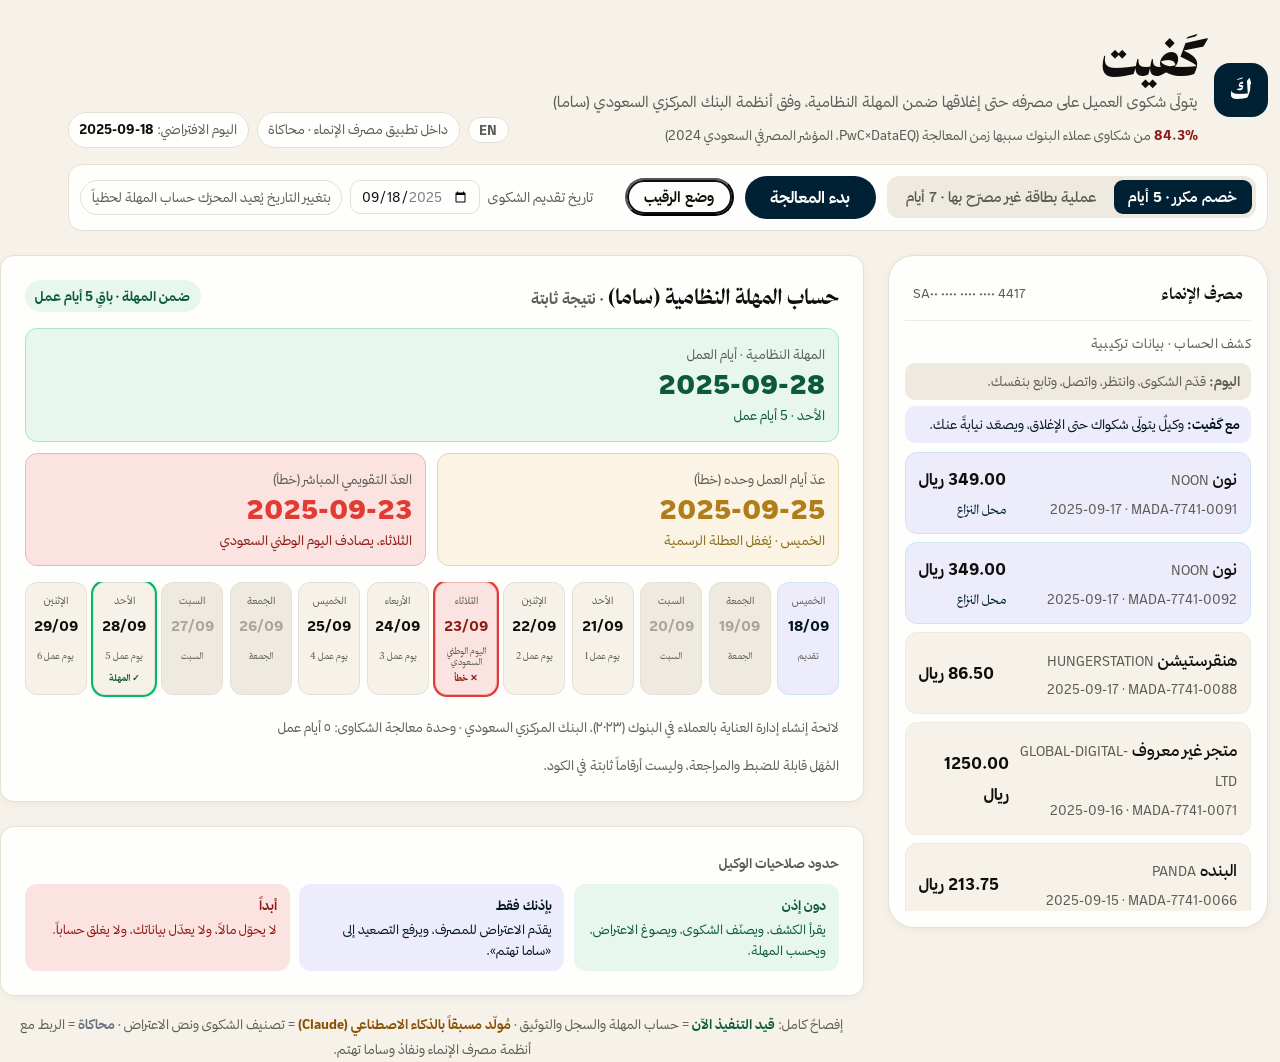
<file: app/index.html>
<!doctype html>
<html lang="ar" dir="rtl">
<head>
  <meta charset="utf-8" />
  <meta name="viewport" content="width=device-width, initial-scale=1" />
  <title>كَفيت · وكيلٌ يُغلق الشكوى</title>
  <link rel="preload" as="font" type="font/woff2" crossorigin href="fonts/woff2/thmanyah-serif-display-black.woff2">
  <link rel="preload" as="font" type="font/woff2" crossorigin href="fonts/woff2/thmanyah-sans-medium.woff2">
  <link rel="stylesheet" href="fonts.css">
  <link rel="stylesheet" href="tokens.css">
  <style>
    :root{
      --lead:#002134; --lead-soft:#CAE6F1; --lead-deep:#001420;        /* هوية مصرف الإنماء — كحلي رسمي (مصدر: alinma.com) */
      --law:#01BA6C; --law-soft:#A9E6C2; --law-deep:#0C5A3A;            /* قانون/محرّك/شرعي/صحيح — أخضر (نفاذ/ساما) */
      --ai:#F89818; --ai-soft:#F8D49A; --ai-deep:#8A5206;              /* ذكاء/Claude — برتقالي */
      --alert:#E23B33; --alert-soft:#F2B4B0; --alert-deep:#8E1A14;      /* خطأ/ساذج — أحمر بارز */
      --customer:#8C8579; --sim:#6B7280; --muted:#5C5C56;
      --violet-tint:#EDECFA; --law-tint:#E7F7EF; --ai-tint:#FCF1DE; --alert-tint:#FBE3E1;  /* تلميحة اللافندر #837FD8 من هوية الإنماء */
      --paper-line:#E7E0D2; --paper-2:#EFEAE0;
    }
    html[dir="ltr"]{ direction:ltr; }
    body{ background:var(--paper); color:var(--ink); }
    .wrap{ max-inline-size:78rem; margin-inline:auto; padding-inline:var(--s-3); }

    /* الترويسة */
    .head{ padding-block:var(--s-4) var(--s-2); display:flex; align-items:flex-end; justify-content:space-between; gap:var(--s-3); flex-wrap:wrap; }
    .brand{ display:flex; align-items:center; gap:var(--s-2); }
    .glyph{ inline-size:54px; block-size:54px; border-radius:16px; background:var(--lead); color:var(--paper-pure);
      font-family:var(--font-display); font-weight:900; font-size:1.7rem; display:grid; place-items:center; line-height:1; }
    .brand h1.display{ font-size:clamp(2.1rem,4vw,3rem); letter-spacing:-.02em; }
    .brand .sub{ font-family:var(--font-ui); color:var(--muted); font-size:var(--t-small); margin-block-start:.15rem; }
    .hook{ font-family:var(--font-ui); color:var(--muted); font-size:var(--t-meta); margin-block-start:.35rem; }
    .hook b{ color:var(--alert-deep); font-weight:700; }
    .prob{ display:grid; gap:.4rem; margin-block-end:.6rem; }
    .prob .p-row{ border-radius:10px; padding:.5rem .7rem; font-family:var(--font-ui); font-size:.82rem; line-height:1.55; background:var(--paper-2); color:var(--muted); }
    .prob .p-row.with{ background:var(--violet-tint); color:var(--lead-deep); }
    .scope-title{ font-family:var(--font-ui); font-size:var(--t-meta); font-weight:700; color:var(--muted); margin-block-end:.5rem; }
    .scope-grid{ display:grid; grid-template-columns:repeat(3,1fr); gap:.6rem; }
    @media (max-width:880px){ .scope-grid{ grid-template-columns:1fr; } }
    .sc{ border-radius:12px; padding:.7rem .8rem; font-family:var(--font-ui); font-size:.8rem; line-height:1.6; }
    .sc .sc-h{ font-weight:700; margin-block-end:.25rem; }
    .sc.ok{ background:var(--law-tint); color:var(--law-deep); }
    .sc.gate{ background:var(--violet-tint); color:var(--lead-deep); }
    .sc.never{ background:var(--alert-tint); color:var(--alert-deep); }
    .head-meta{ display:flex; gap:.5rem; flex-wrap:wrap; align-items:center; }
    .pill{ font-family:var(--font-ui); font-size:var(--t-meta); padding:.32em .8em; border-radius:999px; border:1px solid var(--paper-line); color:var(--muted); background:var(--paper-pure); }
    .pill b{ color:var(--ink); }

    /* أدوات التحكّم */
    .controls{ display:flex; gap:.7rem; align-items:center; flex-wrap:wrap; background:var(--paper-pure);
      border:1px solid var(--paper-line); border-radius:var(--radius); padding:.7rem; margin-block-end:var(--s-3); }
    .seg{ display:flex; gap:.25rem; background:var(--paper-2); border-radius:12px; padding:.25rem; }
    .seg button{ font-family:var(--font-ui); font-weight:500; font-size:.9rem; border:0; background:transparent; color:var(--muted);
      padding:.5rem .9rem; border-radius:9px; cursor:pointer; transition:all .15s ease; }
    .seg button.active{ background:var(--lead); color:var(--paper-pure); font-weight:700; }
    .field{ display:flex; align-items:center; gap:.5rem; margin-inline-start:auto; color:var(--muted); font-family:var(--font-ui); font-size:.85rem; }
    .field input{ font-family:var(--font-ui); border:1px solid var(--paper-line); border-radius:10px; padding:.45rem .6rem; background:var(--paper-pure); color:var(--ink); }
    .btn-reg{ font-family:var(--font-ui); font-weight:700; font-size:.9rem; background:transparent; color:var(--ink);
      border-radius:999px; padding:.55em 1.2em; cursor:pointer; box-shadow:inset 0 0 0 2px var(--ink); transition:all .15s ease; }
    .btn-reg:hover{ transform:translateY(-1px); }
    .btn-reg.lit{ background:var(--ink); color:var(--paper); }

    /* الشبكة */
    .grid{ display:grid; grid-template-columns:380px 1fr; gap:var(--s-3); align-items:start; }
    @media (max-width:880px){ .grid{ grid-template-columns:1fr; } }

    /* الهاتف */
    .phone{ background:var(--paper-pure); border:1px solid var(--paper-line); border-radius:26px; padding:var(--s-2); box-shadow:0 2px 8px rgba(20,18,30,.05); }
    .phone-head{ display:flex; align-items:center; justify-content:space-between; padding:.4rem .5rem .7rem; border-block-end:1px solid var(--paper-2); margin-block-end:.6rem; }
    .phone-head .b{ font-family:var(--font-display); font-weight:700; }
    .phone-body{ max-block-size:580px; overflow-y:auto; }

    /* صفوف الكشف */
    .txn{ display:flex; align-items:center; justify-content:space-between; padding:.7rem .8rem; border-radius:12px; margin-block-end:.5rem; background:var(--paper); border:1px solid var(--paper-2); }
    .txn.hot{ background:var(--violet-tint); border-color:var(--lead-soft); }
    .txn .m{ font-family:var(--font-ui); font-weight:500; }
    .txn .m small{ color:var(--muted); font-weight:400; }
    .txn .ref{ color:var(--muted); font-size:var(--t-meta); margin-block-start:.15rem; }
    .txn .amt{ font-family:var(--font-ui); font-weight:700; }
    .txn .hotlbl{ color:var(--lead); font-size:var(--t-meta); margin-block-start:.15rem; }
    .hint{ text-align:center; color:var(--muted); font-family:var(--font-ui); font-size:var(--t-small); margin-block-start:.8rem; }
    .hint b{ color:var(--lead); }

    /* تدفّق الإجراءات — تظليل خفيف + نقطة فاعل */
    .stream>*+*{ margin-block-start:.6rem; }
    @keyframes stepIn{ from{ transform:translateY(10px); } to{ transform:none; } }
    .step{ background:var(--paper-pure); border:1px solid var(--paper-line); border-radius:14px; padding:.7rem .85rem;
      opacity:1; animation:stepIn .38s cubic-bezier(.2,.7,.2,1); }
    .step.law{ background:var(--law-tint); --dot:var(--law); }
    .step.ai{ background:var(--ai-tint); --dot:var(--ai); }
    .step.customer{ background:var(--paper-pure); --dot:var(--customer); }
    .step.gate{ background:var(--ink); color:var(--paper); border-color:var(--ink); --dot:#FFFFFF; }
    .step .top{ display:flex; align-items:center; justify-content:space-between; margin-block-end:.3rem; }
    .actor{ font-family:var(--font-ui); font-size:var(--t-meta); font-weight:700; display:inline-flex; align-items:center; gap:.4rem; }
    .actor::before{ content:""; inline-size:8px; block-size:8px; border-radius:50%; background:var(--dot,var(--muted)); }
    .step.law .actor{ color:var(--law-deep); } .step.ai .actor{ color:var(--ai-deep); }
    .step.gate .actor{ color:var(--paper); } .step.customer .actor{ color:var(--muted); }
    .step .ts{ font-family:var(--font-ui); font-size:.72rem; color:var(--muted); }
    .step.gate .ts{ color:#BDB8A8; }
    .step .body{ font-family:var(--font-text); font-size:.95rem; line-height:1.7; }
    .step .tagline2{ color:var(--muted); font-size:.72rem; margin-block-start:.25rem; }
    .step.gate .tagline2{ color:#BDB8A8; }
    .gate-actions{ margin-block-start:.6rem; display:flex; gap:.5rem; align-items:center; }
    .gate-actions .ok{ font-family:var(--font-ui); font-weight:700; background:var(--law); color:#063225; border:0; border-radius:999px; padding:.5em 1.2em; cursor:pointer; }
    .gate-actions .stop{ font-family:var(--font-ui); background:transparent; color:var(--alert); border:1px solid var(--alert); border-radius:999px; padding:.5em 1em; cursor:pointer; }
    .gate-done{ color:var(--law-soft); font-family:var(--font-ui); font-size:.85rem; }

    /* بطاقات اليمين */
    .card{ background:var(--paper-pure); border:1px solid var(--paper-line); border-radius:var(--radius); padding:var(--s-3); box-shadow:0 2px 8px rgba(20,18,30,.04); }
    .card-head{ display:flex; align-items:center; justify-content:space-between; margin-block-end:var(--s-2); gap:.6rem; }
    .card-head h2{ font-size:1.35rem; }
    .card-head .sub{ color:var(--muted); font-family:var(--font-ui); font-size:var(--t-small); }
    .badge{ font-family:var(--font-ui); font-size:var(--t-meta); font-weight:700; padding:.28em .8em; border-radius:999px; }
    .badge.good{ background:var(--law-tint); color:var(--law-deep); }
    .badge.warn{ background:var(--alert-tint); color:var(--alert-deep); }
    .badge.ai{ background:var(--ai-tint); color:var(--ai-deep); }

    /* المهلة */
    .dl-grid{ display:grid; grid-template-columns:1fr 1fr; gap:.7rem; margin-block-end:var(--s-2); }
    .dl-box{ border-radius:12px; padding:.8rem; }
    .dl-box .lbl{ font-family:var(--font-ui); font-size:var(--t-meta); color:var(--muted); margin-block-end:.25rem; }
    .dl-box .date{ font-family:var(--font-display); font-weight:900; font-size:1.7rem; line-height:1; }
    .dl-box .note{ font-family:var(--font-ui); font-size:var(--t-meta); margin-block-start:.3rem; }
    .dl-correct{ background:var(--law-tint); border:1px solid var(--law-soft); grid-column:1 / -1; }
    .dl-correct .date,.dl-correct .note{ color:var(--law-deep); }
    .dl-semi{ background:#FBF3E3; border:1px solid #E8D5A8; }
    .dl-semi .date{ color:#B07D1A; text-decoration:line-through; text-decoration-color:rgba(176,125,26,.45); }
    .dl-semi .note{ color:#8A6A1A; }
    .dl-naive{ background:var(--alert-tint); border:1px solid var(--alert-soft); }
    .dl-naive .date{ color:var(--alert); text-decoration:line-through; text-decoration-color:rgba(226,59,51,.5); }
    .dl-naive .note{ color:var(--alert-deep); }

    /* التقويم */
    .cal{ overflow-x:auto; padding-block-end:.3rem; }
    .cal-row{ display:flex; gap:.4rem; }
    .cal-cell{ flex:0 0 auto; inline-size:62px; text-align:center; border-radius:12px; padding:.5rem .3rem; border:1px solid var(--paper-line); background:var(--paper); }
    .cal-cell .dw{ font-family:var(--font-ui); font-size:.62rem; color:var(--muted); }
    .cal-cell .dn{ font-family:var(--font-ui); font-weight:700; font-size:.9rem; margin-block:.15rem; }
    .cal-cell .cl{ font-size:.58rem; line-height:1.2; min-block-size:1.6rem; display:flex; align-items:center; justify-content:center; color:var(--muted); }
    .cal-cell.filed{ background:var(--violet-tint); border-color:var(--lead-soft); color:var(--lead-deep); }
    .cal-cell.weekend{ background:var(--paper-2); color:#AAA49A; }
    .cal-cell.holiday{ background:var(--alert-tint); border-color:var(--alert-soft); color:var(--alert-deep); }
    .cal-cell.deadline{ box-shadow:0 0 0 2px var(--law); }
    .cal-cell.naive{ box-shadow:0 0 0 2px var(--alert); }
    .cal-cell .mk{ font-size:.58rem; font-weight:700; }
    .cal-cell.deadline .mk{ color:var(--law-deep); } .cal-cell.naive .mk{ color:var(--alert-deep); }
    .cite{ color:var(--muted); font-family:var(--font-ui); font-size:var(--t-meta); line-height:1.7; margin-block-start:var(--s-2); }

    /* الخطاب */
    .letter{ font-family:var(--font-text); line-height:1.95; font-size:.95rem; white-space:pre-wrap; background:var(--paper); border:1px solid var(--paper-line); border-radius:12px; padding:var(--s-3); }
    .shariah{ margin-block-start:.8rem; background:var(--law-tint); border:1px solid var(--law-soft); border-radius:12px; padding:.7rem .85rem; font-size:.85rem; line-height:1.7; color:var(--law-deep); font-family:var(--font-ui); }
    .shariah b{ color:var(--law); }

    /* وضع الرقيب */
    .reg-table{ inline-size:100%; border-collapse:collapse; font-family:var(--font-ui); font-size:.82rem; text-align:start; }
    .reg-table th{ color:var(--muted); font-weight:500; padding-block:.4rem; text-align:start; font-size:var(--t-meta); }
    .reg-table td{ padding-block:.5rem; border-block-start:1px solid var(--paper-2); }
    .reg-table .seq{ color:var(--muted); } .reg-table .h{ color:var(--law-deep); } .reg-table .ph{ color:var(--muted); }
    .a-tag{ font-family:var(--font-ui); font-size:.7rem; font-weight:700; padding:.18em .55em; border-radius:999px; }
    .a-tag.customer{ background:var(--paper-2); color:var(--muted); } .a-tag.ai{ background:var(--ai-tint); color:var(--ai-deep); }
    .a-tag.law{ background:var(--law-tint); color:var(--law-deep); } .a-tag.gate{ background:var(--ink); color:var(--paper); }

    /* شريط الصدق */
    .honesty{ margin-block-start:var(--s-2); text-align:center; color:var(--muted); font-family:var(--font-ui); font-size:var(--t-meta); line-height:1.9; padding-inline:var(--s-2); }
    .honesty .g{ color:var(--law-deep); font-weight:700; } .honesty .a{ color:var(--ai-deep); font-weight:700; } .honesty .r{ color:var(--sim); font-weight:700; }

    .scrollthin::-webkit-scrollbar{ height:7px; width:7px; } .scrollthin::-webkit-scrollbar-thumb{ background:var(--paper-2); border-radius:9px; }
  </style>
</head>
<body>
  <div class="wrap">
    <header class="head">
      <div class="brand">
        <div class="glyph">كَ</div>
        <div>
          <h1 class="display">كَفيت</h1>
          <div class="sub" id="tagEl">يتولّى شكوى العميل على مصرفه حتى إغلاقها ضمن المهلة النظامية، وفق أنظمة البنك المركزي السعودي (ساما)</div>
          <div class="hook" id="hookEl">84.3% من شكاوى عملاء البنوك سببها زمن المعالجة (PwC×DataEQ، المؤشر المصرفي السعودي 2024)</div>
        </div>
      </div>
      <div class="head-meta">
        <button id="langBtn" class="pill" style="cursor:pointer;font-weight:700">EN</button>
        <span class="pill" id="pillSim">داخل تطبيق الإنماء · محاكاة</span>
        <span class="pill"><span id="assumedTodayLbl">اليوم الافتراضي:</span> <b id="todayPill" class="num">—</b></span>
      </div>
    </header>

    <div class="controls">
      <div class="seg" id="scenarioSeg">
        <button data-key="A_DUPLICATE_CHARGE" class="active">خصم مكرر · 5 أيام</button>
        <button data-key="B_UNAUTHORIZED_CARD">بطاقة غير مصرّح بها · 7 أيام</button>
      </div>
      <button id="playBtn" class="btn">▶ بدء المعالجة</button>
      <button id="regBtn" class="btn-reg">⚖︎ وضع الرقيب</button>
      <div class="field">
        <label for="filedInput" id="filedLbl">تاريخ تقديم الشكوى</label>
        <input id="filedInput" type="date" class="num" min="2025-08-01" max="2025-10-31" />
        <span class="pill" id="filedHint">غيّره، وشاهد المحرّك يعيد الحساب لحظياً</span>
      </div>
    </div>

    <main class="grid">
      <section class="phone">
        <div class="phone-head">
          <span class="b" id="bankEl">مصرف الإنماء</span>
          <span class="num" id="acctRef" style="color:var(--muted);font-size:.8rem"></span>
        </div>
        <div id="phoneBody" class="phone-body scrollthin"></div>
      </section>

      <section>
        <div class="stack">
          <div id="deadlineCard" class="card"></div>
          <div id="letterCard" class="card" hidden></div>
          <div id="regulatorCard" class="card" hidden></div>
          <div class="card" id="scopeCard"></div>
          <div class="honesty" id="honesty">
            إفصاحٌ كامل: <span class="g">قيد التنفيذ الآن</span> = حساب المهلة والسجل والتوثيق ·
            <span class="a">مُولّد بـ Claude مسبقاً</span> = التصنيف ونص الاعتراض ·
            <span class="r">محاكاة</span> = الربط مع أنظمة الإنماء ونفاذ وساما تهتم.
          </div>
        </div>
      </section>
    </main>
  </div>

  <script src="data.js?v=16"></script>
  <script src="engine.js?v=16"></script>
  <script src="app.js?v=16"></script>
</body>
</html>
</file>
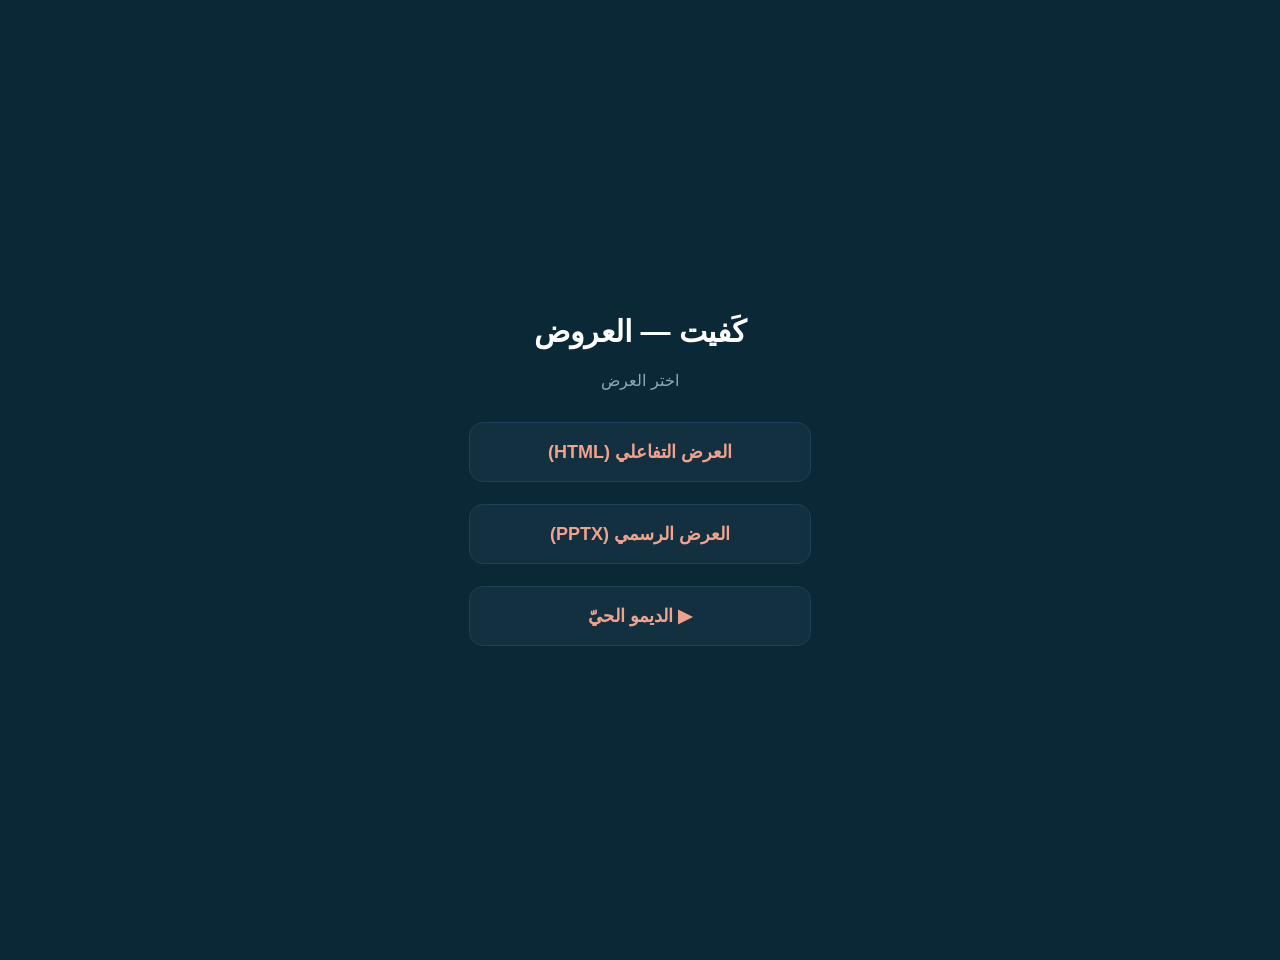
<file: presentation/index.html>
<!doctype html><html dir="rtl" lang="ar"><head><meta charset="utf-8">
<meta name="viewport" content="width=device-width,initial-scale=1">
<title>كَفيت — العروض</title>
<style>
body{margin:0;background:#0B2836;color:#fff;font-family:-apple-system,'Segoe UI',sans-serif;
display:flex;flex-direction:column;align-items:center;justify-content:center;min-height:100vh;gap:22px;padding:30px;text-align:center}
h1{font-size:30px;margin:0}.s{color:#8fa9b8;margin:0 0 10px}
a{display:block;background:#12303F;border:1px solid #1d4257;border-radius:14px;padding:18px 30px;
color:#F2A28C;text-decoration:none;font-size:18px;font-weight:700;min-width:280px;transition:.2s}
a:hover{border-color:#F2A28C}
</style></head><body>
<h1>كَفيت — العروض</h1>
<p class="s">اختر العرض</p>
<a href="كفيت-عرض-احتياطي.html">العرض التفاعلي (HTML)</a>
<a href="كفيت-عرض-رسمي.pptx">العرض الرسمي (PPTX)</a>
<a href="../prototype/index.html">▶ الديمو الحيّ</a>
</body></html>
</file>
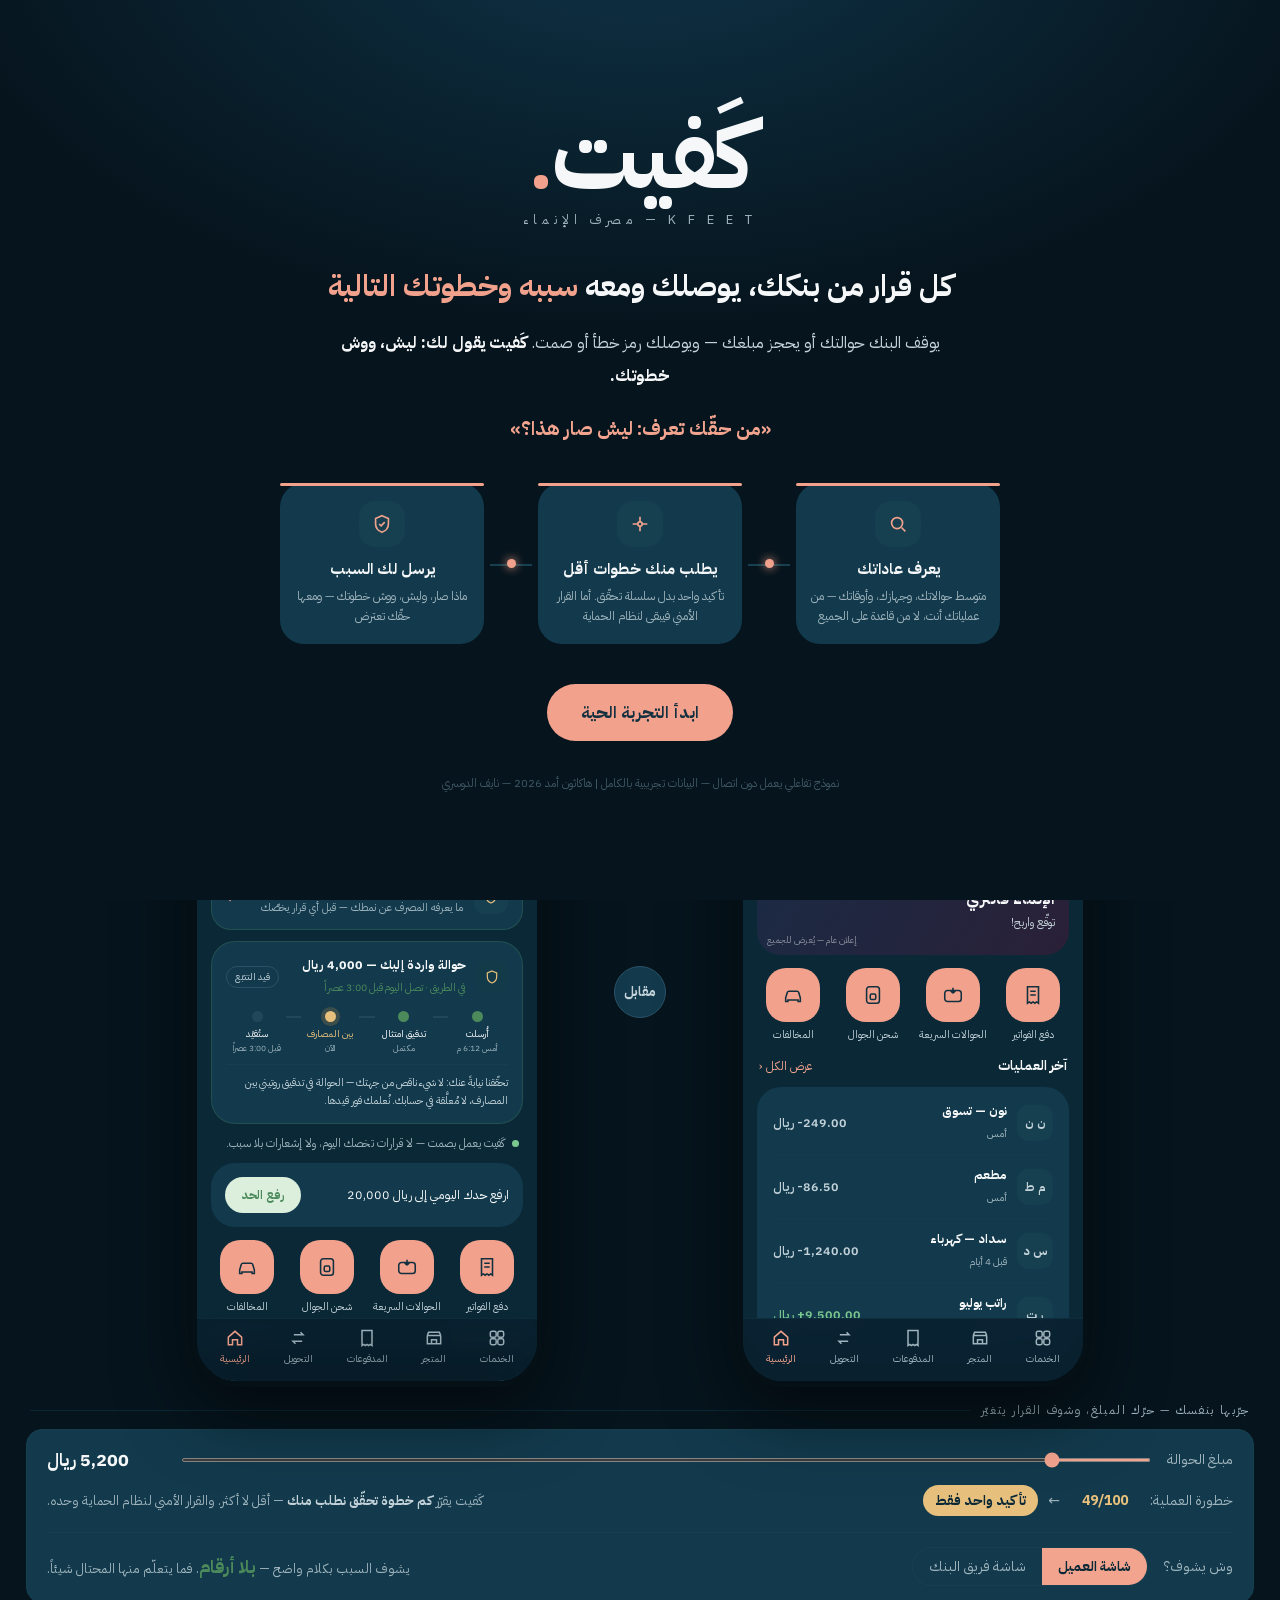
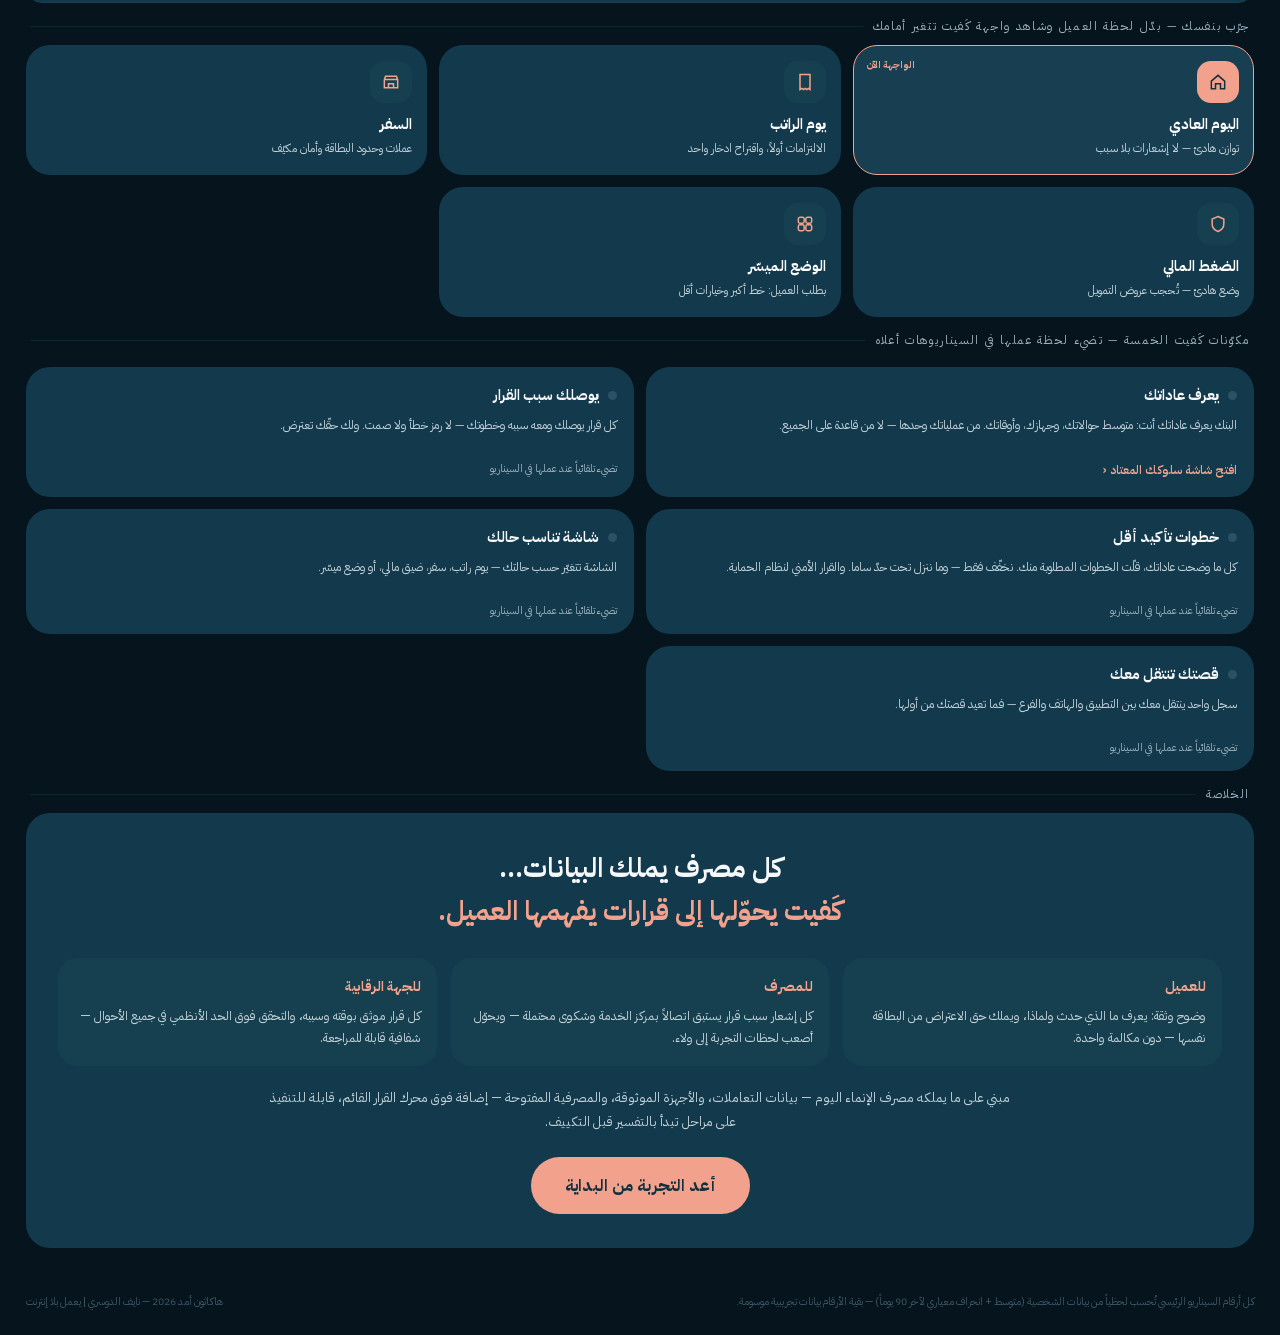
<file: prototype/index.html>
<!doctype html>
<html lang="ar" dir="rtl">
<head>
<meta charset="utf-8">
<meta name="viewport" content="width=device-width, initial-scale=1">
<title>كَفيت — كل قرار آلي يصل العميل ومعه سببه | مصرف الإنماء</title>
<link rel="stylesheet" href="fonts/plex-local.css">
<style>
/* ============ Tokens (هوية الإنماء — ملف 09) ============ */
:root{
  --bg:#0B2836; --card:#123A4C; --card2:#16404F;
  --coral:#F2A28C; --coral-t:#F2A48F;
  --mint:#DCEFDD; --mint-t:#4C8A5C; --ok:#7CC98F;
  --text:#F5F7F8; --muted:#9FB4BD; --muted-hi:#C4D3DA;
  --danger:#E2766B; --pain:#3A1712; --pill:#F2F0EB;
  --amber:#E8C07D; --info:#8FBED1;
  --stage:#06141D; --line:#16404F;
  --r-card:24px; --r-tile:20px; --r-pill:999px;
  font-family:'IBM Plex Sans Arabic','Noto Sans Arabic',system-ui,sans-serif;
}
*{box-sizing:border-box;margin:0;padding:0}
html,body{height:100%}
body{background:var(--stage);color:var(--text);font-family:inherit}
button{font-family:inherit;cursor:pointer}
:focus-visible{outline:2px solid var(--coral);outline-offset:2px;border-radius:6px}
@media (prefers-reduced-motion:reduce){*,*::before,*::after{animation-duration:.01ms!important;transition-duration:.01ms!important}}

/* ============ البوابة (Hero) ============ */
#hero{position:fixed;inset:0;background:radial-gradient(1200px 700px at 50% -10%, #0F3448 0%, var(--stage) 60%);z-index:100;display:flex;align-items:center;justify-content:center;overflow:auto;transition:opacity .5s,visibility .5s}
#hero.off{opacity:0;visibility:hidden}
.hero-in{max-width:860px;padding:48px 28px;text-align:center}
.h-word{font-size:96px;font-weight:700;letter-spacing:-2px;line-height:1;animation:rise .7s .1s both}
.h-word small{color:var(--coral)}
.h-sub{font-size:13px;color:var(--muted);letter-spacing:.35em;margin-top:6px;animation:rise .7s .2s both}
.h-def{font-size:30px;font-weight:700;line-height:1.5;margin-top:34px;animation:rise .7s .35s both}
.h-def em{font-style:normal;color:var(--coral)}
.h-p{font-size:16.5px;color:var(--muted-hi);line-height:2;max-width:640px;margin:18px auto 0;animation:rise .7s .5s both}
.h-p b{color:var(--text)}
.h-tag{margin-top:22px;font-size:19px;font-weight:700;color:var(--coral-t);animation:rise .7s .6s both}
/* رسم كيف يفكر */
.flow{display:flex;align-items:stretch;justify-content:center;gap:0;margin:40px auto 0;max-width:720px;animation:rise .7s .75s both}
.fnode{flex:1;background:var(--card);border-radius:var(--r-card);padding:18px 14px;position:relative}
.fnode .fic{width:46px;height:46px;border-radius:16px;background:var(--card2);margin:0 auto 10px;display:flex;align-items:center;justify-content:center;color:var(--coral)}
.fnode b{font-size:15.5px;display:block}
.fnode span{font-size:12px;color:var(--muted);display:block;margin-top:6px;line-height:1.7}
.fnode::after{content:"";position:absolute;top:0;inset-inline:0;height:3px;border-radius:3px;background:var(--coral);transform:scaleX(0);transform-origin:right}
.fnode.f1::after{animation:fillbar 1.1s 1.2s both}
.fnode.f2::after{animation:fillbar 1.1s 2.5s both}
.fnode.f3::after{animation:fillbar 1.1s 3.8s both}
.flink{width:54px;display:flex;align-items:center;justify-content:center;position:relative}
.flink::before{content:"";position:absolute;inset-inline:6px;top:50%;height:2px;background:var(--line)}
.flink i{width:9px;height:9px;border-radius:50%;background:var(--coral);position:absolute;top:calc(50% - 4.5px);animation:travel 1.3s ease-in-out infinite;box-shadow:0 0 10px var(--coral)}
.flink.l2 i{animation-delay:.65s}
@keyframes travel{0%{right:4px;opacity:0}20%{opacity:1}80%{opacity:1}100%{right:calc(100% - 13px);opacity:0}}
@keyframes fillbar{from{transform:scaleX(0)}to{transform:scaleX(1)}}
@keyframes rise{from{transform:translateY(18px);opacity:0}to{transform:none;opacity:1}}
.h-ctas{display:flex;gap:12px;justify-content:center;margin-top:40px;animation:rise .7s .9s both}
.btn-hero{background:var(--coral);color:#12303F;font-weight:700;font-size:16.5px;border:none;border-radius:var(--r-pill);padding:16px 34px}
.btn-hero2{background:transparent;color:var(--muted-hi);border:1px solid #2A5266;border-radius:var(--r-pill);padding:16px 26px;font-size:15px}
.btn-hero2:hover{border-color:var(--coral);color:var(--coral-t)}
.h-foot{margin-top:34px;font-size:11.5px;color:#3E5865;animation:rise .7s 1s both}

/* ============ الشريط العلوي ============ */
.topbar{position:sticky;top:0;z-index:40;display:flex;align-items:center;gap:18px;padding:14px 26px;background:#06141DF2;backdrop-filter:blur(10px);border-bottom:1px solid #10344699}
.t-word{font-size:24px;font-weight:700;white-space:nowrap}
.t-word small{color:var(--coral)}
.t-def{font-size:13px;color:var(--muted);white-space:nowrap;overflow:hidden;text-overflow:ellipsis}
.t-def b{color:var(--muted-hi)}
.t-actions{margin-inline-start:auto;display:flex;gap:8px;align-items:center}
.t-btn{background:transparent;border:1px solid #2A5266;color:var(--muted-hi);border-radius:var(--r-pill);padding:9px 16px;font-size:13px;white-space:nowrap}
.t-btn:hover{border-color:var(--coral);color:var(--coral-t)}
.t-btn.coral{background:var(--coral);border-color:var(--coral);color:#12303F;font-weight:700}
.personas{display:flex;gap:6px}
.p-chip{border:1px solid #2A5266;background:transparent;color:var(--muted-hi);border-radius:var(--r-pill);padding:8px 14px;font-size:13px}
.p-chip.on{background:var(--pill);border-color:var(--pill);color:#12303F;font-weight:700}

/* ============ المسرح ============ */
.stage{max-width:1480px;margin:0 auto;padding:20px 26px 40px}
.sect-label{font-size:12px;color:var(--muted);letter-spacing:.14em;margin:14px 4px 10px;display:flex;align-items:center;gap:10px}
.sect-label::after{content:"";flex:1;height:1px;background:#10344699}

/* سيناريوهات الألم */
.scens{display:grid;grid-template-columns:repeat(5,1fr);gap:12px}
.scen{background:var(--card);border:1px solid transparent;border-radius:var(--r-card);padding:16px;text-align:right;transition:.2s;position:relative;color:var(--text)}
.scen:hover{border-color:#2A5266;transform:translateY(-2px)}
.scen.on{border-color:var(--coral)}
.scen .q{font-size:15.5px;font-weight:700;line-height:1.65;min-height:52px;color:#FFFFFF}
.scen .q::before{content:"«"}.scen .q::after{content:"»"}
.scen .src{font-size:11px;color:var(--muted);margin-top:8px;display:flex;align-items:center;gap:6px}
.scen .src i{width:6px;height:6px;border-radius:50%;background:var(--danger);flex:0 0 auto}
.scen .go{margin-top:12px;font-size:12.5px;color:var(--coral-t);font-weight:600;opacity:0;transition:opacity .18s}
.scen.starred .go,.scen:hover .go,.scen.on .go{opacity:1}
.scen .star{position:absolute;top:12px;left:12px;font-size:10px;background:var(--coral);color:#12303F;font-weight:700;border-radius:var(--r-pill);padding:3px 9px}
.scen.starred{border-color:#F2A28C55}
.scen.starred .q{padding-inline-end:0;padding-inline-start:78px}

/* الهواتف */
.duel{display:flex;gap:0;align-items:flex-start;justify-content:center;margin-top:16px;position:relative}
.side{display:flex;flex-direction:column;align-items:center;gap:10px;flex:0 0 auto}
.side-tag{font-size:13px;font-weight:700;display:flex;align-items:center;gap:8px}
.side-tag .dot{width:8px;height:8px;border-radius:50%}
.side-tag.pain{color:#E8A79B}.side-tag.pain .dot{background:var(--danger)}
.side-tag.kf{color:var(--coral-t)}.side-tag.kf .dot{background:var(--ok)}
.vs{align-self:center;margin:0 22px;display:flex;flex-direction:column;align-items:center;gap:10px;min-width:150px}
.vs .vbadge{width:52px;height:52px;border-radius:50%;background:var(--card);border:1px solid #2A5266;display:flex;align-items:center;justify-content:center;font-weight:700;font-size:14px;color:var(--muted-hi)}
.vs .vscore{font-size:12.5px;color:var(--muted-hi);text-align:center;line-height:1.9;background:var(--card);border-radius:var(--r-tile);padding:10px 14px;display:none;min-width:150px}
.vs .vscore.show{display:block}
.vs .vscore b{display:block;font-size:13px}
.vs .vscore .pain-line{color:#E8A79B}.vs .vscore .kf-line{color:var(--ok)}
.phone{width:352px;aspect-ratio:375/812;height:auto;background:var(--bg);border-radius:46px;border:6px solid #050F16;box-shadow:0 24px 70px #00000088;overflow:hidden;display:flex;flex-direction:column;position:relative}
.phone.flash{animation:phflash .8s ease}
@keyframes phflash{0%{box-shadow:0 0 0 0 #F2A28C88}60%{box-shadow:0 0 0 18px #F2A28C00}100%{box-shadow:0 24px 70px #00000088}}
.statusbar{display:flex;justify-content:space-between;align-items:center;padding:11px 20px 3px;font-size:12px;font-weight:600;flex:0 0 auto}
.sb-right{display:flex;gap:5px;align-items:center;font-size:10.5px}
.batt{width:20px;height:10px;border:1.5px solid var(--muted);border-radius:3px;position:relative}
.batt::after{content:"";position:absolute;inset:1.5px;left:40%;background:var(--muted);border-radius:1px}
.apphead{display:flex;justify-content:space-between;align-items:center;padding:8px 16px 4px;flex:0 0 auto}
.apphead .icons{display:flex;gap:12px;color:var(--coral-t)}
.who{display:flex;align-items:center;gap:9px}
.who .nm b{display:block;font-size:14px}
.who .nm span{font-size:10.5px;color:var(--muted)}
.avatar{width:40px;height:40px;border-radius:13px;background:var(--card2);display:flex;align-items:center;justify-content:center;font-size:13.5px;font-weight:700}
.pbody{flex:1;overflow-y:auto;padding:4px 14px 84px;scrollbar-width:none}
.pbody::-webkit-scrollbar{display:none}
.nav{position:absolute;bottom:0;inset-inline:0;background:#0A2130F2;backdrop-filter:blur(8px);display:flex;justify-content:space-around;padding:9px 6px 15px;border-top:1px solid #16404F66}
.nav .ni{display:flex;flex-direction:column;align-items:center;gap:3px;font-size:10px;color:var(--muted)}
.nav .ni.on{color:var(--coral)}

/* مكونات داخل الهاتف */
.balwrap{text-align:center;padding:8px 0 12px}
.balwrap .acct{color:var(--muted);font-size:13px}
.balwrap .amt{font-size:34px;font-weight:700;margin:5px 0;display:flex;align-items:center;justify-content:center;gap:7px;font-variant-numeric:tabular-nums}
.balwrap .amt .dec{font-size:17px;color:var(--muted-hi);font-weight:500}
.pill-type{display:inline-block;background:var(--pill);color:#12303F;font-weight:700;font-size:12px;border-radius:var(--r-pill);padding:5px 19px}
.pill-type.frozen{background:var(--pain);color:#F3C9C2}
.card{background:var(--card);border-radius:var(--r-card);padding:14px;margin-top:11px}
.card h4{font-size:14.5px;font-weight:700}
.promo{border-radius:var(--r-card);margin-top:11px;overflow:hidden;position:relative;min-height:92px;display:flex;align-items:center;padding:14px;background:linear-gradient(120deg,#1B2A44,#2A2038)}
.promo b{font-size:16px;position:relative}
.promo span{display:block;font-size:11.5px;color:var(--muted-hi);margin-top:3px;position:relative}
.promo .adtag{position:absolute;bottom:8px;left:10px;font-size:9px;color:#ffffff77}
.qa{display:flex;gap:8px;justify-content:space-between;margin-top:13px}
.qa .t{flex:1;display:flex;flex-direction:column;align-items:center;gap:6px}
.qa .ic{width:54px;height:54px;border-radius:var(--r-tile);background:var(--coral);display:flex;align-items:center;justify-content:center;color:#12303F}
.qa span{font-size:10.5px;color:var(--muted-hi);text-align:center;line-height:1.35}
.txn{display:flex;align-items:center;gap:10px;padding:10px 2px;border-bottom:1px solid #16404F88}
.txn:last-child{border-bottom:none}
.txn .tic{width:36px;height:36px;border-radius:12px;background:var(--card2);display:flex;align-items:center;justify-content:center;font-size:12px;font-weight:700;color:var(--muted-hi);flex:0 0 auto}
.txn .tt{flex:1;min-width:0}
.txn .tt b{font-size:12.5px;display:block}
.txn .tt span{font-size:10px;color:var(--muted)}
.txn .amt2{font-size:12.5px;font-weight:600;font-variant-numeric:tabular-nums;white-space:nowrap}
.txn .amt2.neg{color:var(--muted-hi)}.txn .amt2.pos{color:var(--ok)}
.sec-head{display:flex;justify-content:space-between;align-items:center;margin:13px 2px 2px}
.sec-head b{font-size:13.5px}
.sec-head a{color:var(--coral-t);font-size:12px;text-decoration:none}
.strip{display:flex;gap:9px;align-items:flex-start;background:var(--card);border:1px solid #4C8A5C55;border-radius:var(--r-tile);padding:10px 12px;margin-top:11px;font-size:12px;line-height:1.6;color:var(--muted-hi)}
.strip b{color:var(--text)}
.strip button{margin-inline-start:auto;background:none;border:none;color:var(--coral-t);font-size:11px;white-space:nowrap}
.quiet{display:flex;align-items:center;gap:8px;color:var(--muted);font-size:11.5px;margin-top:11px;padding:0 4px}
.quiet i{width:7px;height:7px;border-radius:50%;background:var(--ok);flex:0 0 auto}

/* الألم — جانب بنك اليوم */
.painband{background:var(--pain);border:1px solid var(--danger);border-radius:var(--r-tile);padding:11px 13px;margin-top:11px;font-size:12.5px;line-height:1.7;color:#F3C9C2;animation:pop .3s}
.ivr{background:var(--card);border-radius:var(--r-card);padding:12px 14px;margin-top:11px;font-size:11.5px;color:var(--muted-hi)}
.ivr .step{display:flex;gap:9px;align-items:center;padding:6px 0;border-bottom:1px dashed #16404F}
.ivr .step:last-child{border-bottom:none}
.ivr .step i{width:20px;height:20px;border-radius:50%;background:var(--card2);display:flex;align-items:center;justify-content:center;font-style:normal;font-size:10px;flex:0 0 auto}
.ivr .wait{color:var(--danger);font-weight:700;font-variant-numeric:tabular-nums}
.otpbox{background:var(--card);border-radius:var(--r-card);padding:16px;margin-top:11px;text-align:center;animation:pop .3s}
.otpbox b{font-size:14px}
.otpbox .cells{display:flex;gap:7px;justify-content:center;margin:12px 0}
.otpbox .cells i{width:34px;height:42px;border-radius:10px;background:var(--card2);font-style:normal;display:flex;align-items:center;justify-content:center;font-size:17px;font-weight:700}
.otpbox p{font-size:11px;color:var(--muted)}
.notif{display:flex;gap:9px;background:var(--card2);border-radius:var(--r-tile);padding:10px 12px;margin-top:8px;font-size:11.5px;line-height:1.55;animation:pop .3s}
.notif .nic{width:30px;height:30px;border-radius:10px;background:var(--pain);color:#F3C9C2;display:flex;align-items:center;justify-content:center;font-size:10px;font-weight:700;flex:0 0 auto}
.notif b{display:block;font-size:12px}
.notif span{color:var(--muted)}
.chat{display:flex;flex-direction:column;gap:8px;margin-top:11px}
.msg{max-width:85%;border-radius:16px;padding:10px 13px;font-size:12.5px;line-height:1.7;animation:pop .3s}
.msg.me{background:var(--card2);align-self:flex-start;border-bottom-left-radius:6px}
.msg.bank{background:var(--card);align-self:flex-end;border-bottom-right-radius:6px;color:var(--muted-hi)}
.msg.bank.kf{border:1px solid #4C8A5C44;color:var(--text)}
.msg small{display:block;font-size:9.5px;color:var(--muted);margin-top:5px}

/* بطاقة سبب القرار */
.bayan{background:var(--card);border-radius:var(--r-card);margin-top:11px;overflow:hidden;animation:pop .35s}
.bayan .bar{height:4px}
.bar.amber{background:var(--amber)}.bar.coral{background:var(--coral)}.bar.mint{background:var(--mint-t)}.bar.info{background:var(--info)}
.bayan .in{padding:12px 14px 14px}
.bayan .bh{display:flex;align-items:center;gap:9px;margin-bottom:7px}
.bayan .bic{width:32px;height:32px;border-radius:50%;background:var(--card2);display:flex;align-items:center;justify-content:center;flex:0 0 auto}
.bayan .bh b{font-size:13px}
.bayan .bh time{margin-inline-start:auto;font-size:9.5px;color:var(--muted);font-variant-numeric:tabular-nums}
.bayan .what{font-size:14.5px;font-weight:700;line-height:1.55;margin-bottom:7px}
.bayan .why{font-size:12.5px;color:var(--muted-hi);line-height:1.7}
.whychips{display:flex;flex-wrap:wrap;gap:5px;margin:9px 0}
.wc{background:var(--card2);border-radius:var(--r-pill);padding:4px 10px;font-size:10.5px;color:var(--muted-hi);font-variant-numeric:tabular-nums}
.wc b{color:var(--text)}
.bayan .means{font-size:11.5px;color:var(--muted);line-height:1.7;border-top:1px solid #16404F;padding-top:8px;margin-top:4px}
.bayan .acts{display:flex;align-items:center;gap:10px;margin-top:11px}
.btn-coral{background:var(--coral);color:#12303F;font-weight:700;border:none;border-radius:var(--r-pill);padding:11px 18px;font-size:12.5px;flex:1}
.link-obj{color:var(--coral-t);font-size:11.5px;background:none;border:none;white-space:nowrap}
.bayan .done{display:flex;align-items:center;gap:7px;margin-top:10px;color:var(--ok);font-size:12px;font-weight:600}
.factors{background:var(--card2);border-radius:14px;padding:10px 12px;margin:10px 0 2px}
.fx-h{font-size:10.5px;color:var(--muted-hi);line-height:1.6;margin-bottom:9px}
.fx-row{display:flex;align-items:center;gap:8px;margin-bottom:7px}
.fx-l{font-size:11px;color:var(--text);flex:0 0 84px}
.fx-bar{flex:1;height:7px;border-radius:4px;background:#0E2836;overflow:hidden;direction:ltr}
.fx-fill{display:block;height:100%;border-radius:4px}
.fx-fill.up{background:var(--coral)}
.fx-fill.down{background:var(--mint-t)}
.fx-n{font-size:9.5px;color:var(--muted);flex:0 0 auto;min-width:74px;text-align:left}
.fx-f{font-size:9.5px;color:var(--muted-hi);line-height:1.7;border-top:1px solid #16404F;padding-top:7px;margin-top:4px}
.ruleline{background:var(--card2);border-radius:14px;padding:11px 13px;margin-top:11px;font-size:10.5px;color:var(--muted-hi);line-height:1.75}
.ruleline b{color:var(--mint-t)}
.track{background:var(--card);border:1px solid #4C8A5C44;border-radius:var(--r-card);padding:13px 14px;margin-top:11px}
.track-h{display:flex;align-items:center;gap:10px}
.track-ic{width:32px;height:32px;flex:0 0 auto;border-radius:10px;background:#123A48;display:flex;align-items:center;justify-content:center;color:var(--mint-t)}
.track-t{flex:1;min-width:0}
.track-t b{display:block;font-size:12.5px;color:var(--text)}
.track-t span{font-size:10.5px;color:var(--mint-t)}
.track-badge{font-size:9.5px;color:var(--muted-hi);border:1px solid #2A5266;border-radius:var(--r-pill);padding:3px 8px;flex:0 0 auto}
.track-steps{display:flex;align-items:flex-start;margin:13px 2px 4px;direction:rtl}
.track-steps .ts{display:flex;flex-direction:column;align-items:center;text-align:center;flex:0 0 auto;width:58px}
.track-steps .ts i{width:11px;height:11px;border-radius:50%;background:#20485A;border:2px solid #20485A;margin-bottom:6px}
.track-steps .ts.done i{background:var(--mint-t);border-color:var(--mint-t)}
.track-steps .ts.now i{background:var(--amber);border-color:var(--amber);box-shadow:0 0 0 4px #E0A24733}
.track-steps .ts span{font-size:9.5px;color:var(--text);line-height:1.3}
.track-steps .ts em{font-size:8.5px;color:var(--muted);font-style:normal;margin-top:2px}
.track-steps .ts.now span{color:var(--amber)}
.track-steps .ts-line{flex:1;height:2px;background:#20485A;margin-top:5px}
.track-why{font-size:10.5px;color:var(--muted-hi);line-height:1.7;margin-top:9px;border-top:1px solid #16404F;padding-top:9px}
.sparkwrap{background:var(--card2);border-radius:14px;padding:9px 10px 7px;margin:9px 0 2px}
.sparkwrap>span{display:block;font-size:9.5px;color:var(--muted);margin-top:5px;line-height:1.6}
.sparklbl{display:flex;justify-content:space-between;font-size:9.5px;margin-bottom:6px;font-variant-numeric:tabular-nums}
.gauge{background:var(--card2);border-radius:14px;padding:11px 14px;margin-top:11px}
.g-title{font-size:10.5px;color:var(--muted-hi);font-weight:600;margin-bottom:9px}
.g-track{position:relative;height:9px;border-radius:5px;background:#0E2836;overflow:visible}
.g-track::after{content:"";position:absolute;top:0;bottom:0;right:0;width:32%;background:#3A171266;border-radius:0 5px 5px 0}
.g-floor{position:absolute;right:32%;top:-5px;width:3px;height:19px;background:var(--danger);border-radius:2px}
.g-pos{position:absolute;right:64%;top:-3.5px;width:16px;height:16px;border-radius:50%;background:var(--coral);border:3px solid var(--bg);animation:ring 2s ease infinite}
.g-lbl{display:flex;justify-content:space-between;font-size:9.5px;margin-top:10px;line-height:1.5}
.g-lbl em{font-style:normal;color:var(--muted)}
.g-l1{color:var(--danger);text-align:right}
.g-l2{color:var(--coral-t);text-align:left}

/* الورقة السفلية والسمات */
.sheet{position:absolute;inset-inline:0;bottom:0;background:var(--card2);border-radius:24px 24px 0 0;padding:8px 16px 20px;transform:translateY(110%);transition:.35s cubic-bezier(.2,.8,.2,1);z-index:30;box-shadow:0 -18px 50px #00000066}
.sheet.up{transform:none}
.sheet .grab{width:40px;height:4px;border-radius:2px;background:#2A5266;margin:4px auto 12px}
.sheet h3{font-size:15.5px;margin-bottom:5px}
.sheet p{font-size:12.5px;color:var(--muted-hi);line-height:1.75}
.sheet .acts{display:flex;flex-direction:column;gap:8px;margin-top:13px}
.btn-dark{background:var(--bg);color:var(--text);border:none;border-radius:var(--r-pill);padding:12px;font-size:13px}
.scrim{position:absolute;inset:0;background:#000000AA;opacity:0;pointer-events:none;transition:.3s;z-index:25}
.scrim.on{opacity:1;pointer-events:auto}
.bio{position:absolute;inset:0;background:#0B2836F0;display:none;align-items:center;justify-content:center;flex-direction:column;gap:16px;z-index:40}
.bio.on{display:flex}
.bio .ring{width:84px;height:84px;border-radius:50%;border:3px solid var(--coral);display:flex;align-items:center;justify-content:center;animation:ring 1s ease infinite}
@keyframes ring{50%{transform:scale(1.08);box-shadow:0 0 0 14px #F2A28C22}}
.bio p{font-size:13px;color:var(--muted-hi)}
@keyframes pop{from{transform:translateY(10px);opacity:0}to{transform:none;opacity:1}}
.demo-toast{position:absolute;bottom:76px;inset-inline:24px;background:#020B11E6;color:var(--muted-hi);font-size:11.5px;text-align:center;border-radius:var(--r-pill);padding:9px 14px;z-index:50;opacity:0;transition:.25s;pointer-events:none}
.demo-toast.show{opacity:1}
.phone .dead{cursor:pointer}

/* ============ قدرات كَفيت ============ */
.caps{display:grid;grid-template-columns:repeat(5,1fr);gap:12px;margin-top:18px}
.pulse-entry{display:flex;align-items:center;gap:11px;width:100%;text-align:right;background:var(--card);border:1px solid #4C8A5C44;border-radius:var(--r-tile);padding:12px 14px;margin-top:11px;color:var(--text);cursor:pointer}
.pulse-entry:hover{border-color:var(--coral)}
.pulse-entry .pe-ic{width:34px;height:34px;border-radius:11px;background:var(--card2);display:flex;align-items:center;justify-content:center;flex:0 0 auto}
.pulse-entry .pe-t{flex:1}
.pulse-entry .pe-t b{font-size:13.5px;display:block}
.pulse-entry .pe-t span{font-size:11px;color:var(--muted);line-height:1.5}
.pulse-entry .pe-ar{color:var(--coral-t);font-size:18px}
.cap{background:var(--card);border-radius:var(--r-card);padding:15px 16px;border:1px solid transparent;transition:.25s;text-align:right;position:relative}
.cap .ch{display:flex;align-items:center;gap:9px}
.cap .cdot{width:9px;height:9px;border-radius:50%;background:#2A5266;flex:0 0 auto;transition:.3s}
.cap b{font-size:14.5px}
.cap .en{font-size:10px;color:var(--muted);letter-spacing:.06em;margin-top:2px;display:block}
.cap p{font-size:12px;color:var(--muted-hi);line-height:1.7;margin-top:8px;min-height:40px}
.cap .try{font-size:12px;color:var(--coral-t);font-weight:600;background:none;border:none;padding:0;margin-top:6px;cursor:pointer}
.cap-hint{display:block;font-size:10.5px;color:var(--muted);margin-top:6px}
.cap.lit{border-color:var(--coral)}
.cap.lit .cdot{background:var(--ok);box-shadow:0 0 12px var(--ok)}
.cap.lit::after{content:"تعمل الآن";position:absolute;top:12px;left:14px;font-size:9.5px;color:var(--ok);font-weight:700}

/* لحظات العميل — مبدل السياق */
/* مقبض المبلغ — تغييره يعيد حساب القرار حياً */
.dial{background:var(--card);border:1px solid var(--line);border-radius:16px;padding:16px 20px;margin-top:4px}
.dial-row{display:flex;align-items:center;gap:16px}
.dial-row label{color:var(--muted);font-size:14px;white-space:nowrap}
.dial-row b{color:var(--text);font-size:18px;min-width:118px;text-align:left;font-variant-numeric:tabular-nums}
#amtRange{flex:1;accent-color:var(--coral-t);height:4px;cursor:pointer}
.dial-out{margin-top:12px;display:flex;align-items:center;gap:10px;flex-wrap:wrap;font-size:14px;color:var(--muted)}
.dial-out .pill{padding:5px 12px;border-radius:999px;font-weight:700;font-size:14px}
.fx-v{min-width:26px;text-align:center;font-weight:700;font-size:12px;font-variant-numeric:tabular-nums}
.fx-v.up{color:var(--coral-t)}
.fx-v.down{color:var(--mint-t)}
.fx-floor{margin-top:12px;padding:10px 12px;border-radius:10px;background:rgba(242,162,140,.10);border-inline-start:3px solid var(--coral-t);color:var(--muted-hi);font-size:12.5px;line-height:1.75}
.dial-sep{height:1px;background:var(--line);margin:16px 0 14px}
.seg{display:flex;gap:0;border:1px solid var(--line);border-radius:999px;overflow:hidden}
.seg button{background:none;border:none;color:var(--muted);font:inherit;font-size:14px;padding:8px 16px;cursor:pointer;white-space:nowrap}
.seg button.on{background:var(--coral-t);color:#0B2836;font-weight:700}
.dial-note{color:var(--muted);font-size:13px;margin-inline-start:auto;text-align:left}
.moments{display:grid;grid-template-columns:repeat(5,1fr);gap:12px;margin-top:4px}
.moment{background:var(--card);border:1.5px solid transparent;border-radius:var(--r-card);padding:15px 14px;text-align:right;transition:.2s;color:var(--text);position:relative}
.moment:hover{border-color:#2A5266;transform:translateY(-2px)}
.moment.on{border-color:var(--coral);background:#173F51}
.moment.on::after{content:"الواجهة الآن";position:absolute;top:12px;left:13px;font-size:9.5px;color:var(--coral-t);font-weight:700}
.moment .mic{width:42px;height:42px;border-radius:14px;background:var(--card2);color:var(--coral);display:flex;align-items:center;justify-content:center;margin-bottom:10px}
.moment.on .mic{background:var(--coral);color:#12303F}
.moment b{font-size:14.5px;display:block;color:#FFFFFF}
.moment p{font-size:11.5px;color:var(--muted-hi);line-height:1.65;margin-top:5px}
@media (max-width:1280px){.moments{grid-template-columns:repeat(3,1fr)}}
@media (max-width:980px){.moments{grid-template-columns:repeat(2,1fr)}}

/* ============ تفصيل سبب القرار (Spotlight) ============ */
#spot{position:fixed;inset:0;background:#020B11F7;z-index:90;display:none;align-items:center;justify-content:center;padding:30px}
#spot.on{display:flex}
.spot-in{display:flex;gap:34px;align-items:center;max-width:1080px;animation:rise .45s both}
.spot-card{width:400px;flex:0 0 auto;filter:drop-shadow(0 30px 60px #000000AA)}
.spot-card .bayan{margin:0;transform:scale(1.06)}
.spot-side h2{font-size:26px;line-height:1.5}
.spot-side h2 em{font-style:normal;color:var(--coral)}
.spot-side>p{font-size:14px;color:var(--muted-hi);line-height:1.9;margin-top:10px;max-width:420px}
.anno{display:flex;flex-direction:column;gap:12px;margin-top:20px}
.an{display:flex;gap:12px;align-items:flex-start}
.an i{width:30px;height:30px;border-radius:10px;background:var(--card);color:var(--coral);display:flex;align-items:center;justify-content:center;font-style:normal;font-weight:700;font-size:13px;flex:0 0 auto}
.an b{font-size:14px;display:block}
.an .en2{font-size:10px;color:var(--muted);letter-spacing:.06em}
.an p{font-size:12.5px;color:var(--muted-hi);line-height:1.7;margin-top:3px}
.spot-cta{margin-top:24px;display:flex;gap:10px;align-items:center}
.spot-note{font-size:11px;color:var(--mint-t)}

/* ============ التفعيل (Onboarding) ============ */
#onb{position:fixed;inset:0;background:#020B11F7;z-index:95;display:none;align-items:center;justify-content:center;padding:26px}
#onb.on{display:flex}
.onb-in{width:480px;background:var(--bg);border-radius:28px;overflow:hidden;box-shadow:0 30px 80px #000000AA;animation:rise .4s both}
.onb-head{padding:20px 24px 0;display:flex;justify-content:space-between;align-items:center}
.onb-head b{font-size:13px;color:var(--muted)}
.onb-head button{background:none;border:none;color:var(--muted);font-size:13px}
.onb-body{padding:10px 28px 6px;min-height:330px}
.onb-body h3{font-size:22px;line-height:1.5;margin:12px 0 8px}
.onb-body h3 em{font-style:normal;color:var(--coral)}
.onb-body>p{font-size:14px;color:var(--muted-hi);line-height:1.9}
.onb-rows{display:flex;flex-direction:column;gap:10px;margin-top:16px}
.orow{display:flex;gap:12px;align-items:flex-start;background:var(--card);border-radius:var(--r-tile);padding:12px 14px}
.orow .oi{width:38px;height:38px;border-radius:13px;background:var(--card2);color:var(--coral);display:flex;align-items:center;justify-content:center;flex:0 0 auto}
.orow b{font-size:13.5px;display:block}
.orow span{font-size:12px;color:var(--muted-hi);line-height:1.65;display:block;margin-top:2px}
.oswitch{margin-inline-start:auto;width:44px;height:26px;border-radius:13px;background:#2A5266;position:relative;flex:0 0 auto;border:none;transition:.2s}
.oswitch::after{content:"";position:absolute;top:3px;right:3px;width:20px;height:20px;border-radius:50%;background:var(--pill);transition:.2s}
.oswitch.on{background:var(--coral)}
.oswitch.on::after{right:21px}
.onb-ok{width:92px;height:92px;border-radius:50%;background:var(--mint);color:var(--mint-t);display:flex;align-items:center;justify-content:center;margin:26px auto 14px;animation:ring 1.2s ease 2}
.onb-foot{display:flex;align-items:center;gap:12px;padding:16px 24px 22px}
.onb-dots{display:flex;gap:6px}
.onb-dots i{width:7px;height:7px;border-radius:4px;background:#2A5266;transition:.25s}
.onb-dots i.on{width:20px;background:var(--coral)}
.onb-foot .spacer{flex:1}
.btn-onb{background:var(--coral);color:#12303F;font-weight:700;border:none;border-radius:var(--r-pill);padding:12px 26px;font-size:14px}

/* ============ الخاتمة ============ */
.finale{background:var(--card);border-radius:var(--r-card);padding:34px 32px;margin-top:4px;text-align:center}
.finale h2{font-size:27px;line-height:1.6;font-weight:700}
.finale h2 em{font-style:normal;color:var(--coral)}
.fin-grid{display:grid;grid-template-columns:repeat(3,1fr);gap:14px;margin-top:24px;text-align:right}
.fin-c{background:var(--card2);border-radius:var(--r-tile);padding:16px}
.fin-c b{font-size:14px;color:var(--coral-t)}
.fin-c p{font-size:12.5px;color:var(--muted-hi);line-height:1.8;margin-top:7px}
.fin-why{font-size:13px;color:var(--muted-hi);line-height:1.9;max-width:760px;margin:20px auto 0}
.fin-ctas{display:flex;gap:12px;justify-content:center;margin-top:22px;flex-wrap:wrap}
@media (max-width:980px){.fin-grid{grid-template-columns:1fr}}

/* ============ التذييل ============ */
.foot{max-width:1480px;margin:0 auto;padding:6px 26px 26px;font-size:10.5px;color:#3E5865;display:flex;justify-content:space-between;gap:14px;flex-wrap:wrap}

@media (max-width:1280px){.scens,.caps{grid-template-columns:repeat(2,1fr)}}
@media (max-width:980px){
  .duel{flex-direction:column;align-items:center}
  .vs{margin:14px 0}
  .spot-in{flex-direction:column;max-height:92vh;overflow:auto}
  .t-def{display:none}
  .h-word{font-size:64px}.h-def{font-size:22px}
  .flow{flex-direction:column;gap:10px}.flink{display:none}
}
</style>
</head>
<body>

<!-- ============ البوابة ============ -->
<div id="hero">
  <div class="hero-in">
    <div class="h-word">كَفيت<small>.</small></div>
    <div class="h-sub">K F E E T — مصرف الإنماء</div>
    <h1 class="h-def">كل قرار من بنكك، يوصلك ومعه <em>سببه وخطوتك التالية</em></h1>
    <p class="h-p">يوقف البنك حوالتك أو يحجز مبلغك — ويوصلك رمز خطأ أو صمت. <b>كَفيت يقول لك: ليش، ووش خطوتك.</b></p>
    <div class="h-tag">«من حقّك تعرف: ليش صار هذا؟»</div>
    <div class="flow" aria-label="كيف يعمل كَفيت">
      <div class="fnode f1"><div class="fic"><svg width="22" height="22" viewBox="0 0 24 24" fill="none" stroke="currentColor" stroke-width="1.8"><circle cx="11" cy="11" r="6"/><path d="M20 20l-4.2-4.2"/></svg></div><b>يعرف عاداتك</b><span>متوسط حوالاتك، وجهازك، وأوقاتك — من عملياتك أنت، لا من قاعدة على الجميع</span></div>
      <div class="flink"><i></i></div>
      <div class="fnode f2"><div class="fic"><svg width="22" height="22" viewBox="0 0 24 24" fill="none" stroke="currentColor" stroke-width="1.8"><path d="M4 12h6M14 12h6M12 4v6M12 14v6"/><circle cx="12" cy="12" r="2.4"/></svg></div><b>يطلب منك خطوات أقل</b><span>تأكيد واحد بدل سلسلة تحقّق. أما القرار الأمني فيبقى لنظام الحماية</span></div>
      <div class="flink l2"><i></i></div>
      <div class="fnode f3"><div class="fic"><svg width="22" height="22" viewBox="0 0 24 24" fill="none" stroke="currentColor" stroke-width="1.8"><path d="M12 3l7 3v6c0 4.4-3 7.5-7 9-4-1.5-7-4.6-7-9V6l7-3z"/><path d="M9 12l2 2 4-4"/></svg></div><b>يرسل لك السبب</b><span>ماذا صار، وليش، ووش خطوتك — ومعها حقّك تعترض</span></div>
    </div>
    <div class="h-ctas">
      <button class="btn-hero" onclick="enterStage()">ابدأ التجربة الحية</button>
    </div>
    <div class="h-foot">نموذج تفاعلي يعمل دون اتصال — البيانات تجريبية بالكامل | هاكاثون أمد 2026 — نايف الدوسري</div>
  </div>
</div>

<!-- ============ الشريط العلوي ============ -->
<header class="topbar">
  <div class="t-word">كَفيت<small>.</small></div>
  <div class="t-def">إضافةٌ تشرح لك قرارات بنكك</div>
  <div class="t-actions">
    <button class="t-btn" onclick="openOnb()">تفعيل الخدمة</button>
    <button class="t-btn" onclick="showHero()">التعريف</button>
    <button class="t-btn coral" onclick="resetAll()">إعادة العرض</button>
  </div>
</header>

<main class="stage">
  <!-- سيناريوهات الألم -->
  <div class="sect-label">من أصوات العملاء الموثقة — اختر حالة وقارن بين التجربتين</div>
  <div class="scens" id="scens"></div>

  <!-- المبارزة -->
  <div class="duel">
    <div class="side">
      <div class="side-tag pain"><span class="dot"></span>بنك اليوم — بدون كَفيت</div>
      <section class="phone" id="phL">
        <div class="statusbar"><span id="clkL">8:02</span><div class="sb-right"><span>5G</span><div class="batt"></div></div></div>
        <div class="apphead">
          <div class="who"><div class="avatar" id="avL">ع</div><div class="nm"><b id="nmL">عميل الإنماء</b><span>حسابك</span></div></div>
          <div class="icons"><svg width="18" height="18" viewBox="0 0 24 24" fill="none" stroke="currentColor" stroke-width="1.7"><path d="M6 10a6 6 0 0 1 12 0c0 4 1.5 5.5 1.5 5.5h-15S6 14 6 10z"/><path d="M10 19a2 2 0 0 0 4 0"/></svg></div>
        </div>
        <div class="pbody" id="bodyL"></div>
        <nav class="nav" id="navL"></nav>
      </section>
    </div>

    <div class="vs">
      <div class="vbadge">مقابل</div>
      <div class="vscore" id="vscore"><b class="pain-line" id="vsPain">—</b><b class="kf-line" id="vsKf">—</b></div>
    </div>

    <div class="side">
      <div class="side-tag kf"><span class="dot"></span>مع كَفيت</div>
      <section class="phone" id="phK">
        <div class="statusbar"><span id="clkK">8:02</span><div class="sb-right"><span>5G</span><div class="batt"></div></div></div>
        <div class="apphead">
          <div class="who"><div class="avatar" id="avK">ع</div><div class="nm"><b id="nmK">عميل الإنماء</b><span>كَفيت يرافقك</span></div></div>
          <div class="icons"><span style="cursor:pointer" onclick="openQararat()" title="قراراتك"><svg width="18" height="18" viewBox="0 0 24 24" fill="none" stroke="currentColor" stroke-width="1.7"><path d="M12 3l7 3v6c0 4.4-3 7.5-7 9-4-1.5-7-4.6-7-9V6l7-3z"/><path d="M9 12l2 2 4-4"/></svg></span></div>
        </div>
        <div class="pbody" id="bodyK"></div>
        <nav class="nav" id="navK"></nav>
        <div class="scrim" id="scrim" onclick="hideSheet()"></div>
        <div class="sheet" id="sheet"></div>
        <div class="bio" id="bio"><div class="ring"><svg width="40" height="40" viewBox="0 0 24 24" fill="none" stroke="#F2A28C" stroke-width="1.6"><path d="M7 4.5C8.5 3.6 10.2 3 12 3s3.5.6 5 1.5M4.5 8c.8-1.2 1.9-2.2 3-3M19.5 8c-.8-1.2-1.9-2.2-3-3M8 12a4 4 0 0 1 8 0c0 3-1 5-2 6.5M12 12c0 2.5-.5 4.5-1.5 6"/></svg></div><p>تأكيد بالسمات الحيوية…</p></div>
      </section>
    </div>
  </div>

  <!-- مقبض الحكم: غيّر المبلغ فيتغيّر القرار · وبدّل ما يراه العميل -->
  <div class="sect-label">جرّبها بنفسك — حرّك المبلغ، وشوف القرار يتغيّر</div>
  <div class="dial" id="dial">
    <div class="dial-row">
      <label for="amtRange">مبلغ الحوالة</label>
      <input id="amtRange" type="range" min="500" max="50000" step="100" value="5200" oninput="setAmt(this.value)">
      <b id="amtOut">5,200 ريال</b>
    </div>
    <div class="dial-out" id="dialOut"></div>
    <div class="dial-sep"></div>
    <div class="dial-row">
      <label>وش يشوف؟</label>
      <div class="seg" id="viewSeg">
        <button class="on" onclick="setView('client')">شاشة العميل</button>
        <button onclick="setView('audit')">شاشة فريق البنك</button>
      </div>
      <span class="dial-note" id="viewNote"></span>
    </div>
  </div>

  <!-- لحظات العميل -->
  <div class="sect-label">جرّب بنفسك — بدّل لحظة العميل وشاهد واجهة كَفيت تتغير أمامك</div>
  <div class="moments" id="moments"></div>

  <!-- القدرات -->
  <div class="sect-label">مكوّنات كَفيت الخمسة — تضيء لحظة عملها في السيناريوهات أعلاه</div>
  <div class="caps" id="caps"></div>

  <!-- الخاتمة -->
  <div class="sect-label">الخلاصة</div>
  <section class="finale">
    <h2>كل مصرف يملك البيانات…<br><em>كَفيت يحوّلها إلى قرارات يفهمها العميل.</em></h2>
    <div class="fin-grid">
      <div class="fin-c"><b>للعميل</b><p>وضوح وثقة: يعرف ما الذي حدث ولماذا، ويملك حق الاعتراض من البطاقة نفسها — دون مكالمة واحدة.</p></div>
      <div class="fin-c"><b>للمصرف</b><p>كل إشعار سبب قرار يستبق اتصالاً بمركز الخدمة وشكوى محتملة — ويحوّل أصعب لحظات التجربة إلى ولاء.</p></div>
      <div class="fin-c"><b>للجهة الرقابية</b><p>كل قرار موثق بوقته وسببه، والتحقق فوق الحد الأنظمي في جميع الأحوال — شفافية قابلة للمراجعة.</p></div>
    </div>
    <p class="fin-why">مبني على ما يملكه مصرف الإنماء اليوم — بيانات التعاملات، والأجهزة الموثوقة، والمصرفية المفتوحة — إضافة فوق محرك القرار القائم، قابلة للتنفيذ على مراحل تبدأ بالتفسير قبل التكييف.</p>
    <div class="fin-ctas">
      <button class="btn-hero" onclick="resetAll();showHero()">أعد التجربة من البداية</button>
    </div>
  </section>
</main>

<div class="foot">
  <span>كل أرقام السيناريو الرئيسي تُحسب لحظياً من بيانات الشخصية (متوسط + انحراف معياري لآخر 90 يوماً) — بقية الأرقام بيانات تجريبية موسومة.</span>
  <span>هاكاثون أمد 2026 — نايف الدوسري | يعمل بلا إنترنت</span>
</div>

<!-- ============ تفصيل سبب القرار ============ -->
<div id="spot" role="dialog" aria-label="تفصيل سبب القرار">
  <div class="spot-in">
    <div class="spot-card" id="spotCard"></div>
    <div class="spot-side">
      <h2>هذي مو رسالة خطأ.<br>هذا <em>سببُ القرار</em>.</h2>
      <p>كُتب هذا الإشعار قبل ثوانٍ من بيانات العميل — مو صورة جاهزة. وهذي أركانه الأربعة:</p>
      <div class="anno">
        <div class="an"><i>١</i><div><b>سبب واضح، مو عبارة عامة</b><p>نقول لك السبب الرئيسي بلغة تفهمها. وما نكشف تفاصيل تُعلّم المحتال.</p></div></div>
        <div class="an"><i>٢</i><div><b>محسوب من عملياتك أنت</b><p>كل رقم هنا طالع من بياناتك: متوسط حوالاتك، وبُعد هذه العملية عن معتادك، وعمر جهازك. مو قاعدة واحدة على الجميع.</p></div></div>
        <div class="an"><i>٣</i><div><b>خطوات أقل، مو قرار أمني</b><p>كَفيت يقرّر كم خطوة تحقّق نطلبها منك — أقل، لا أكثر. وإذا ارتفع الخطر، ما يقرّر كَفيت شيئاً: القرار لنظام الحماية، وكَفيت يشرحه لك ويفتح لك مسار الحل.</p></div></div>
        <div class="an"><i>٤</i><div><b>محفوظ في «قراراتك»</b><p>يبقى عندك بوقته وسببه وحقّك تعترض. وينتقل معك لأي قناة، فما تعيد قصتك من أولها.</p></div></div>
      </div>
      <div class="spot-cta">
        <button class="btn-hero" onclick="closeSpot()">كمّل</button>
        <span class="spot-note" id="spotNote"></span>
      </div>
      <p style="font-size:11px;color:var(--muted);margin-top:14px;line-height:1.8;max-width:430px">في الإنتاج: المصادر هي سجل المعاملات وبصمة الجهاز والمصرفية المفتوحة (مفعلة في تطبيق الإنماء اليوم)، والإضافة تجلس <b style="color:var(--muted-hi)">فوق</b> محرك القرار القائم — تفسير وتكييف، لا استبدال.</p>
    </div>
  </div>
</div>

<!-- ============ التفعيل ============ -->
<div id="onb" role="dialog" aria-label="تفعيل كَفيت">
  <div class="onb-in">
    <div class="onb-head"><b id="onbStep">تفعيل كَفيت — خطوة 1 من 4</b><button onclick="closeOnb()">إغلاق ✕</button></div>
    <div class="onb-body" id="onbBody"></div>
    <div class="onb-foot">
      <div class="onb-dots" id="onbDots"><i class="on"></i><i></i><i></i><i></i></div>
      <div class="spacer"></div>
      <button class="btn-onb" id="onbNext" onclick="onbNext()">التالي</button>
    </div>
  </div>
</div>

<script>
/* ================= المحرك ================= */
function lcg(seed){let s=seed;return()=>((s=(s*1664525+1013904223)>>>0)/4294967296)}
function stats(a){const m=a.reduce((x,y)=>x+y,0)/a.length;const sd=Math.sqrt(a.reduce((x,y)=>x+(y-m)**2,0)/a.length);return{mean:m,sd}}
const fmt=n=>Math.round(n).toLocaleString('en-US');
const sec=n=>n===1?'ثانية واحدة':n===2?'ثانيتين':n<11?`${n} ثوانٍ`:`${n} ثانية`;
const fmt2=n=>n.toLocaleString('en-US',{minimumFractionDigits:2,maximumFractionDigits:2});
function genTransfers(seed,mean,sd,n){const r=lcg(seed);return Array.from({length:n},()=>Math.max(200,mean+(r()*2-1)*sd*1.7))}
function nowStr(){return new Date().toLocaleTimeString('en-GB',{hour:'2-digit',minute:'2-digit',second:'2-digit'})}

const PERSONAS={
  client:{key:'client',name:'عميل الإنماء',av:'ع',balance:24480.75,deviceMonths:14,salary:9500,
    transfers:genTransfers(11,2100,1250,26),
    scenario:{amount:5200,hour:20,benef:'مستفيد جديد — أُضيف قبل 4 دقائق'},benefAddedMin:4,benefPerYear:1,activeHours:[7,23],
    caseRef:'KF-2455',caseDesc:'استرجاع خصم مزدوج — أُغلق بنجاح قبل يومين',
    txns:[['ن ن','نون — تسوق','أمس','-249.00'],['م ط','مطعم','أمس','-86.50'],['س د','سداد — كهرباء','قبل 4 أيام','-1,240.00'],['ر ت','راتب يوليو','اليوم','+9,500.00']]}
};
const CTX={normal:'عادي',salary:'يوم راتب',travel:'سفر',pressure:'ضغط مالي',easy:'الوضع الميسّر'};

const S={persona:'client',ctx:'normal',screen:'home',bayans:[],mode:null,frozen:false,kfOff:false,objections:[],view:'client'};
let runToken=0, tStartK=0, waitTimer=null;

/* ================= أيقونات ================= */
const IC={
  bill:'<svg width="22" height="22" viewBox="0 0 24 24" fill="none" stroke="currentColor" stroke-width="1.7"><path d="M6 3h12v18l-2-1.4L14 21l-2-1.4L10 21l-2-1.4L6 21V3z"/><path d="M9 8h6M9 12h6"/></svg>',
  transfer:'<svg width="22" height="22" viewBox="0 0 24 24" fill="none" stroke="currentColor" stroke-width="1.7"><rect x="3" y="7" width="18" height="12" rx="3"/><path d="M12 4v6m0 0 2.5-2.5M12 10 9.5 7.5"/></svg>',
  sim:'<svg width="22" height="22" viewBox="0 0 24 24" fill="none" stroke="currentColor" stroke-width="1.7"><rect x="5" y="3" width="14" height="18" rx="3"/><rect x="9" y="11" width="6" height="6" rx="1.5"/></svg>',
  car:'<svg width="22" height="22" viewBox="0 0 24 24" fill="none" stroke="currentColor" stroke-width="1.7"><path d="M4 15l1.6-5.2A2 2 0 0 1 7.5 8h9a2 2 0 0 1 1.9 1.8L20 15v4h-2.5v-1.5h-11V19H4v-4z"/></svg>',
  home:'<svg width="20" height="20" viewBox="0 0 24 24" fill="none" stroke="currentColor" stroke-width="1.8"><path d="M4 11l8-7 8 7v9h-5v-6h-6v6H4v-9z"/></svg>',
  swap:'<svg width="20" height="20" viewBox="0 0 24 24" fill="none" stroke="currentColor" stroke-width="1.8"><path d="M7 8h11l-3-3M17 16H6l3 3"/></svg>',
  pay:'<svg width="20" height="20" viewBox="0 0 24 24" fill="none" stroke="currentColor" stroke-width="1.8"><path d="M6 3h12v18l-2-1.4L14 21l-2-1.4L10 21l-2-1.4L6 21V3z"/></svg>',
  store:'<svg width="20" height="20" viewBox="0 0 24 24" fill="none" stroke="currentColor" stroke-width="1.8"><path d="M4 9l1.5-4h13L20 9M4 9h16M4 9v10h16V9M9 19v-5h6v5"/></svg>',
  grid:'<svg width="20" height="20" viewBox="0 0 24 24" fill="none" stroke="currentColor" stroke-width="1.8"><rect x="4" y="4" width="7" height="7" rx="2"/><rect x="13" y="4" width="7" height="7" rx="2"/><rect x="4" y="13" width="7" height="7" rx="2"/><rect x="13" y="13" width="7" height="7" rx="2"/></svg>',
  shield:'<svg width="16" height="16" viewBox="0 0 24 24" fill="none" stroke="#E8C07D" stroke-width="1.8"><path d="M12 3l7 3v6c0 4.4-3 7.5-7 9-4-1.5-7-4.6-7-9V6l7-3z"/></svg>',
  shieldPlain:'<svg width="20" height="20" viewBox="0 0 24 24" fill="none" stroke="currentColor" stroke-width="1.8"><path d="M12 3l7 3v6c0 4.4-3 7.5-7 9-4-1.5-7-4.6-7-9V6l7-3z"/></svg>',
  check:'<svg width="15" height="15" viewBox="0 0 24 24" fill="none" stroke="#7CC98F" stroke-width="2.4"><path d="M5 13l4 4L19 7"/></svg>',
  okBig:'<svg width="44" height="44" viewBox="0 0 24 24" fill="none" stroke="currentColor" stroke-width="2.2"><path d="M5 13l4 4L19 7"/></svg>',
  riyal:'<svg width="20" height="20" viewBox="0 0 24 24" fill="none" stroke="currentColor" stroke-width="1.9"><path d="M6 4v9a4 4 0 0 0 4 4M11 4v9M6 9.5l9-2M6 13.5l12-2.6M13 17.5l7-1.5M15 4v7"/></svg>'
};
const riyalSm='<span class="cur">ريال</span>';

/* ================= السيناريوهات (الألم الحقيقي) ================= */
const SCENS=[
  {id:'freeze',star:true,quote:'جمدوا حسابي. ما اتصلوا. ما فسروا. حتى الموظف ما يعرف السبب',src:'منشور حقيقي — +400 ألف مشاهدة',label:'التجميد الأعمى'},
  {id:'auth',quote:'كل شوي يطلب توثيق… وثّقنا مليون مرة وما فيه فايدة',src:'شكوى متكررة بعد كل تحديث',label:'التوثيق المتكرر'},
  {id:'offers',quote:'حنا ندور عروض تناسبنا — وهم يرسلون نفس الشي للجميع',src:'نمط موثق من منصة X',label:'الإزعاج العام'},
  {id:'seizure',quote:'حجزوا مبلغاً من راتبي لمخالفة مرورية… تجاوز الحسم — هل من حقهم؟',src:'شكوى حقيقية — @AskCFO (♥29)',label:'الحجز المروري'},
  {id:'support',quote:'كل مرة أعيد قصتي من الصفر… والرد نفسه: اتصل على 920028000',src:'تحليل ردود الدعم الرسمية',label:'دعم بلا ذاكرة'}
];

/* ================= بناء الواجهات المشتركة ================= */
function nav(){return[['grid','الخدمات'],['store','المتجر'],['pay','المدفوعات'],['swap','التحويل'],['home','الرئيسية']].map(([ic,l])=>`<div class="ni ${l==='الرئيسية'?'on':''}">${IC[ic]}<span>${l}</span></div>`).join('')}
function balBlock(p,frozen){const[i,d]=fmt2(p.balance).split('.');
  return`<div class="balwrap"><div class="acct">حساب جاري 5000 •••</div><div class="amt"><bdi>${i}<span class="dec">.${d}</span></bdi><span class="cur">ريال</span></div><span class="pill-type ${frozen?'frozen':''}">${frozen?'مجمد مؤقتاً':'جاري'}</span></div>`}
function quickActions(){return`<div class="qa"><div class="t"><div class="ic">${IC.bill}</div><span>دفع الفواتير</span></div><div class="t"><div class="ic">${IC.transfer}</div><span>الحوالات السريعة</span></div><div class="t"><div class="ic">${IC.sim}</div><span>شحن الجوال</span></div><div class="t"><div class="ic">${IC.car}</div><span>المخالفات</span></div></div>`}
function txnList(p){return`<div class="sec-head"><b>آخر العمليات</b><a>عرض الكل ‹</a></div><div class="card" style="padding:4px 14px">`+p.txns.map(([tag,name,when,amt])=>`<div class="txn"><div class="tic">${tag}</div><div class="tt"><b>${name}</b><span>${when}</span></div><div class="amt2 ${amt.startsWith('+')?'pos':'neg'}"><bdi>${amt}</bdi> ${riyalSm}</div></div>`).join('')+`</div>`}
function genericPromo(){return`<div class="promo"><div><b>الإنماء فانتزي</b><span>توقّع واربح!</span></div><span class="adtag">إعلان عام — يُعرض للجميع</span></div>`}
function strip(t){return`<div class="strip"><span style="margin-top:2px">${IC.shield}</span><div><b>كَفيت:</b> ${t}</div><button onclick="setCtx('normal')">تراجع بلمسة</button></div>`}
function quiet(t){return`<div class="quiet"><i></i><span>${t}</span></div>`}

function sparkSVG(p,amt){
  const arr=p.transfers,{mean}=stats(arr);
  const W=300,H=64,P=8;
  const max=Math.max(...arr,amt),min=Math.min(...arr,0);
  const y=v=>H-P-((v-min)/(max-min))*(H-2*P);
  const step=(W-P-30)/(arr.length-1);
  const dots=arr.map((v,i)=>`<circle cx="${P+i*step}" cy="${y(v)}" r="2.3" fill="#8FBED1" opacity=".7"/>`).join('');
  return`<div class="sparkwrap"><div class="sparklbl"><span style="color:#E2766B">● هذه الحوالة ${fmt(amt)}</span><span style="color:#4C8A5C">- - متوسطك ${fmt(mean)}</span></div><svg viewBox="0 0 ${W} ${H}" style="width:100%;display:block" aria-label="حوالاتك في 90 يوماً مقابل هذه الحوالة">
    <line x1="${P}" x2="${W-P}" y1="${y(mean)}" y2="${y(mean)}" stroke="#4C8A5C" stroke-width="1.4" stroke-dasharray="4 3"/>
    ${dots}
    <circle cx="${W-P-6}" cy="${y(amt)}" r="4.6" fill="#E2766B"/>
  </svg><span>كل نقطة = حوالة فعلية من آخر 90 يوماً. البعد الكبير بين النقطة الحمراء ومتوسطك هو سبب طلب التأكيد.</span></div>`}
function samaGauge(){
  const p=PERSONAS[S.persona], f=samaFloor(p);
  const on=f.key!=='pass';                                              // يعكس الأرضية الفعلية، لا رسماً ثابتاً
  return`<div class="gauge"><div class="g-title">الحدّ الذي يفرضه النظام ${on?'<span style="color:var(--coral-t);font-weight:700">— شغّال هنا</span>':'<span style="color:var(--muted);font-weight:400">— ما ينطبق على هذه العملية</span>'}</div>`+
    `<div class="g-track"><i class="g-floor"></i><b class="g-pos"></b></div>`+
    `<div class="g-lbl"><span class="g-l1">حدّ ساما<br><em>${on?f.why:'ما ننزل عنه أبداً'}</em></span><span class="g-l2">كَفيت الآن<br><em>يخفّف فوق الحدّ — لا تحته</em></span></div></div>`}
function baselineSpark(p){
  const arr=p.transfers,{mean}=stats(arr);
  const W=300,H=58,P=8;
  const max=Math.max(...arr),min=Math.min(...arr,0);
  const y=v=>H-P-((v-min)/(max-min))*(H-2*P);
  const step=(W-P*2)/(arr.length-1);
  const dots=arr.map((v,i)=>`<circle cx="${P+i*step}" cy="${y(v)}" r="2.3" fill="#8FBED1" opacity=".75"/>`).join('');
  return`<div class="sparkwrap"><div class="sparklbl"><span style="color:#8FBED1">● تحويلاتك (90 يوماً)</span><span style="color:#4C8A5C">- - متوسطك ${fmt(mean)} ريال</span></div><svg viewBox="0 0 ${W} ${H}" style="width:100%;display:block" aria-label="خط أساس تحويلاتك">
    <line x1="${P}" x2="${W-P}" y1="${y(mean)}" y2="${y(mean)}" stroke="#4C8A5C" stroke-width="1.4" stroke-dasharray="4 3"/>${dots}
  </svg><span>كل نقطة عملية فعلية. هذا خط أساسك أنت — منه يعرف كَفيت ما هو «معتاد» بالنسبة لك، لا قاعدة عامة على الجميع.</span></div>`}
/* إحصاء سلوك العميل المعتاد: كل قيمة مشتقّة من عمليات العميل نفسه — بلا درجة مركّبة بأوزان يدوية */
function pulseStats(p){
  const a=p.transfers,{mean,sd}=stats(a);
  const min=Math.min(...a),max=Math.max(...a);
  return{mean,sd,min,max,count:a.length};
}
/* بطاقة تتبّع الحوالة الواردة المعلّقة — سطح حي يجيب «وين فلوسي؟» (أعلى ثيمة معلّقة) */
function heldTransferCard(){
  const steps=[
    ['أُرسلت','أمس 6:12 م','done'],
    ['تدقيق امتثال','مكتمل','done'],
    ['بين المصارف','الآن','now'],
    ['ستُقيَّد','قبل 3:00 عصراً','']
  ];
  return`<div class="track"><div class="track-h"><span class="track-ic">${IC.shield}</span><div class="track-t"><b>حوالة واردة إليك — 4,000 ريال</b><span>في الطريق · تصل اليوم قبل 3:00 عصراً</span></div><span class="track-badge">قيد التتبّع</span></div>
    <div class="track-steps">${steps.map(([l,t,c])=>`<div class="ts ${c}"><i></i><span>${l}</span><em>${t}</em></div>`).join('<div class="ts-line"></div>')}</div>
    <p class="track-why">تحقّقنا نيابةً عنك: لا شيء ناقص من جهتك — الحوالة في تدقيق روتيني بين المصارف، لا مُعلَّقة في حسابك. نُعلمك فور قيدها.</p></div>`}
/* شاشة «سلوكك المعتاد» — ما يعرفه المصرف عنك، مرئياً */
function pulseScreen(){
  const p=PERSONAS[S.persona];const s=pulseStats(p);
  return`<div style="display:flex;align-items:center;gap:10px;padding:10px 2px 2px"><button style="background:none;border:none;color:var(--coral-t);font-size:18px" onclick="goHome()">‹</button><b style="font-size:19px">سلوكك المعتاد</b></div>
  <p style="font-size:11.5px;color:var(--muted);line-height:1.7;padding:0 4px 2px">ما يعرفه المصرف عن نمطك — <b style="color:var(--muted-hi)">قبل</b> أن يتخذ أي قرار يخصّك. كل رقم هنا محسوبٌ من عملياتك أنت، لا من قاعدة عامة.</p>
  <div class="card"><h4 style="font-size:13.5px">عملياتك خلال ٩٠ يوماً</h4>
    ${baselineSpark(p)}
    <div class="txn"><div class="tic">م ت</div><div class="tt"><b>متوسط حوالاتك</b><span>${fmt(s.mean)} ريال — من ${s.count} عملية خلال ٩٠ يوماً</span></div></div>
    <div class="txn"><div class="tic">م د</div><div class="tt"><b>حجم حوالاتك المعتاد</b><span>تتراوح بين ${fmt(s.min)} و${fmt(s.max)} ريال — منه يُعرف ما هو غير المعتاد</span></div></div>
    <div class="txn"><div class="tic">ج ث</div><div class="tt"><b>جهازك الموثوق</b><span>موثوق منذ ${p.deviceMonths} شهراً — ولم يتغيّر</span></div></div>
    <div class="txn"><div class="tic">إ ر</div><div class="tt"><b>إيقاع راتبك</b><span>يُودع عادةً يوم 27 من كل شهر</span></div></div>
    <div class="ruleline"><b>كلما اتّضح نمطك، خفّ التحقّق.</b> فإذا جاءت عملية بعيدة عن هذا المعتاد، يكتفي المصرف بتأكيد واحد سريع بدل إيقاف الحساب.</div>
  </div>
  <div class="bayan"><div class="bar info"></div><div class="in"><div class="bh"><div class="bic">${IC.shield}</div><b>أُبلغناك قبل أن تسأل</b><time>كُتب الآن · ${nowStr()}</time></div>
    <div class="what">حوالة واردة إليك (4,000 ريال) لم تصل بعد — واطمئنّ، هي في الطريق.</div>
    <div class="why">أُرسلت لك أمس ولم تُقيَّد في حسابك حتى الآن. تحقّقنا نيابةً عنك: الحوالة قيد تدقيق امتثال روتيني بين المصارف، والزمن المتوقع للوصول اليوم قبل الثالثة عصراً.</div>
    <div class="means">لا حاجة للاتصال ولا للقلق — سنعلمك فور وصولها.</div>
  </div></div>
  <div class="quiet"><i></i><span>من هذا المعتاد تُشتق قرارات التحقّق والإشعارات والواجهة — أساسٌ واحد يغذّي كل شيء.</span></div>`}
/* شاشتان: العميل يرى سبباً بسيطاً · فريق البنك يرى كل التفاصيل */
function bayanCard(b){
  const audit=S.view==='audit';
  const chips=(b.chips||[]).map(c=>`<span class="wc">${c}</span>`).join('');
  const why=(!audit&&b.whySay)?b.whySay:b.why;
  const deep=audit?`${b.factors||''}${b.spark||''}`:'';
  const acts=b.done
    ?`<div class="done">${IC.check}<span>${b.doneText}</span></div>${b.noObj?'':`<div class="acts" style="margin-top:6px"><button class="link-obj" onclick="openObjection()">أرى أن القرار غير صحيح — اعترض</button></div>`}`
    :`<div class="acts"><button class="btn-coral" onclick="${b.action}">${b.actionLabel}</button><button class="link-obj" onclick="${b.secondary||''}">${b.secondaryLabel||''}</button></div>`;
  return`<div class="bayan"><div class="bar ${b.color}"></div><div class="in"><div class="bh"><div class="bic">${IC.shield}</div><b>${b.title}</b><time>كُتب الآن · ${b.ts}</time></div><div class="what">${b.what}</div><div class="why">${why}</div>${deep}<div class="whychips">${chips}</div><div class="means">${b.means}</div>${acts}</div></div>`}
/* عوامل القرار — محرك قواعد: قيمة كل عامل كما هي، لا إسهامه الإحصائي */
/* إحصاء وصفي حقيقي: z-score → مئوية عبر دالة التوزيع الطبيعي التراكمية */
function erf(x){const t=1/(1+0.3275911*Math.abs(x));const y=1-(((((1.061405429*t-1.453152027)*t+1.421413741)*t-0.284496736)*t+0.254829592)*t)*Math.exp(-x*x);return x>=0?y:-y}
function normCdf(z){return 0.5*(1+erf(z/Math.SQRT2))}
/* الأوزان: مضبوطة يدوياً اليوم — تُعاير على بيانات احتيال حقيقية في المرحلة الأولى. معلنة، لا مخفية. */
const W={amt:1.00, benef:0.65, gain:0.85, relief:0.18, reliefCap:22};

/* كل عامل نسبيٌّ لتاريخ هذا العميل وحده — لا قاعدة عامة تُطبّق على الجميع */
function factorsOf(p,z){
  const{mean,sd}=stats(p.transfers);
  const amt=mean+z*sd;
  const ratio=amt/Math.max(mean,1);                                    // النسبة الحقيقية — تُعرض كما هي حتى لو أقل من 1
  const amtF=Math.max(0,Math.min(100,Math.round(Math.log2(Math.max(ratio,1))*18)));  // العامل لا يهبط تحت الصفر
  const pctile=Math.round(100*p.transfers.filter(t=>t<amt).length/p.transfers.length); // رتبة فعلية بين عملياته — لا فرضية اعتدالية
  const dev=Math.min(100,Math.round(p.deviceMonths/24*100));           // نسبةً لعمر جهاز هذا العميل
  const mins=p.benefAddedMin;
  const recency=Math.max(20,Math.min(95,Math.round(100-mins*3)));
  const per=p.benefPerYear;                                            // كم مرة يضيف *هذا* العميل مستفيداً في السنة
  const rarity=Math.max(0,1-per/12);                                   // من يضيف شهرياً → لا ندرة → العامل يهبط
  const benefF=Math.round(recency*(0.35+0.65*rarity));
  const ifFreq=Math.round(recency*0.35);                               // العامل لو كان هذا العميل كثير الإضافة
  const hr=(p.scenario&&p.scenario.hour!=null)?p.scenario.hour:12;     // وقت العملية من العملية — لا من ساعة جهاز العرض
  const[lo,hi]=p.activeHours;const inWin=hr>=lo&&hr<=hi;
  return[
    {key:'amt',label:'مبلغ غير معتاد',v:amtF,dir:'up',
     note:`${ratio.toFixed(2)}× متوسط حوالاتك — ${pctile>=100?'أعلى من كل عملياتك الفعلية':`أعلى من ${pctile}% من عملياتك الفعلية`}`, say:'أكبر من معتادك'},
    {key:'benef',label:'مستفيد جديد',v:benefF,dir:'up',
     note:`أُضيف قبل ${mins<60?mins+' دقائق':Math.round(mins/60)+' ساعة'} · وأنت تضيف مستفيداً ${per} ${per===1?'مرة':'مرات'} في السنة`,
     alt:`لو كان هذا العميل يضيف مستفيداً <b>شهرياً</b>، لهبط هذا العامل من <b>${benefF}</b> إلى <b>${ifFreq}</b> — لا قاعدة عامة تُطبَّق على الجميع.`,
     say:'لمستفيد أضفته للتو'},
    {key:'device',label:'جهاز موثوق',v:dev,dir:'down',note:`منذ ${p.deviceMonths} شهراً`,say:'من جهازك المعتاد'},
    {key:'time',label:'توقيت معتاد',v:inWin?65:15,dir:'down',
     note:`وقت العملية ${hr}:00 — ${inWin?`ضمن ساعات نشاطك (${lo}–${hi})`:`خارج ساعات نشاطك (${lo}–${hi})`}`,
     say:inWin?'وفي وقتك المعتاد':'وفي وقت غير معتاد لك'}
  ];
}
/* الدرجة: إشارات الحذر بأوزانها، ناقص تخفيفاً **مسقوفاً** — جهازٌ موثوق يخفّف ولا يمحو مبلغاً شاذاً */
function riskScore(facts){
  const g=k=>(facts.find(f=>f.key===k)||{v:0}).v;
  const up=g('amt')*W.amt + g('benef')*W.benef;
  const relief=Math.min(W.reliefCap, Math.round((g('device')+g('time'))*W.relief));
  return Math.max(0,Math.min(100, Math.round(up*W.gain)-relief));
}
/* ما يقرّره كَفيت: كم خطوة تحقّق نطلبها من العميل — أقل لا أكثر، وفوق حدّ ساما دائماً.
   القرار الأمني يبقى لنظام الحماية وحده — كَفيت لا يلغي حجزاً ولا يفتح عمليةً أوقفها النظام. */
const BANDS=[
  {max:34, key:'pass',    act:'تمرّ بلا تأكيد',                 col:'--mint-t'},
  {max:69, key:'confirm', act:'تأكيد واحد فقط',                 col:'--amber'},
  {max:100,key:'handoff', act:'القرار لنظام الحماية',           col:'--danger'}
];
const RANK={pass:0,confirm:1,handoff:2};
/* الحدّ النظامي — ليس شعاراً بل شرطٌ يسبق الحدود: كَفيت لا يخفّف تحته مهما انخفضت الخطورة.
   مستفيد جديد خلال 24 ساعة، أو جهاز غير موثوق ⇒ مصادقة إضافية إلزامية (إطار مكافحة الاحتيال — ساما). */
function samaFloor(p){
  if(p.benefAddedMin<=1440) return{key:'confirm',why:'مستفيد أُضيف قبل أقل من يوم — والنظام يوجب تأكيداً'};
  if(p.deviceMonths<1)      return{key:'confirm',why:'جهاز غير موثوق — والنظام يوجب تأكيداً'};
  return{key:'pass',why:null};
}
function decisionFor(rs,p){
  const band=BANDS.find(b=>rs<=b.max);
  if(!p) return band;
  const f=samaFloor(p);
  if(RANK[f.key]>RANK[band.key])                                       // الأرضية ترفع، ولا تخفض أبداً
    return{...BANDS.find(b=>b.key===f.key), floored:true, floorWhy:f.why, band:band.act};
  return band;
}

/* السبب للعميل: بسيط بالكامل — صفر أرقام كشف، صفر عتبات، صفر أوزان */
function whySay(facts,p){
  const d=decisionFor(riskScore(facts),p);
  const ups=facts.filter(f=>f.dir==='up'&&f.v>=25).map(f=>f.say);
  const downs=facts.filter(f=>f.dir==='down'&&f.v>=50).map(f=>f.say);
  const cause=ups.length?ups.join('، و'):'ضمن سلوكك المعتاد';
  const soft=downs.length?` وهي ${downs.join(' ')}`:'';
  const tail=d.key==='pass'?' — فأرسلناها بلا ما نسألك.'
            :d.key==='confirm'?(d.floored?' — وسألناك مرة وحدة، لأن التحويل لمستفيد جديد يوجب تأكيداً نظاماً.'
                                         :' — فسألناك مرة وحدة بس، بدل سلسلة تحقّق.')
            :'. ولك حقّك تعترض من «قراراتك»، ويردّ عليك فريق الحماية.';
  return`هذي الحوالة ${cause}.${soft}${tail}`;
}
/* السبب لفريق البنك: العوامل بأرقامها — لا يراه العميل */
function whyFromFactors(facts,p){
  const d=decisionFor(riskScore(facts),p);
  const up=[...facts].filter(f=>f.dir==='up').sort((a,b)=>b.v-a.v)[0];
  const down=[...facts].filter(f=>f.dir==='down').sort((a,b)=>b.v-a.v)[0];
  const tail=d.key==='pass'?'الخطورة تحت الحدّ الأدنى، فمرّت بلا أي تأكيد.'
            :d.key==='confirm'?'الخطورة في الوسط، فطلبنا تأكيداً واحداً بدل سلسلة تحقّق.'
            :'الخطورة فوق الحدّ الأعلى — فما نخفّف. القرار لنظام الحماية، وكَفيت يشرحه ويفتح مسار الحل.';
  return`أقوى ما رفع الخطورة: «${up.label}» (${up.note.replace(/\*\*/g,'')}). وأقوى ما خفّضها: «${down.label}» (${down.note}). ${tail}`;
}
const g=(facts,k)=>(facts.find(f=>f.key===k)||{v:0}).v;
function factorPanel(facts,p){
  const rs=riskScore(facts),d=decisionFor(rs,p);
  const floorLine=d.floored
    ?`<div class="fx-floor">⛔ <b>هنا ما نقدر نخفّف:</b> ${d.floorWhy}. الخطورة (${rs}) كانت تسمح بـ«${d.band}» — <b>لكننا لا ننزل تحت الحدّ النظامي</b>، فصار القرار «${d.act}». هذا الحدّ يرفع، ولا يخفض أبداً.</div>`:'';
  return`<div class="factors"><div class="fx-h">حسبنا خطورة العملية من بياناتك: <b style="color:var(--amber)">${rs}/100</b> → <b style="color:var(${d.col})">${d.act}</b>${d.floored?' <span style="color:var(--muted)">(بالحدّ النظامي)</span>':''}</div>`+
    facts.map(f=>`<div class="fx-row"><span class="fx-l">${f.label}</span><span class="fx-v ${f.dir}">${f.v}</span><span class="fx-bar"><i class="fx-fill ${f.dir}" style="width:${f.v}%"></i></span><span class="fx-n">${f.note.replace(/\*\*(.+?)\*\*/g,'<b style="color:var(--muted-hi)">$1</b>')}</span></div>`).join('')+
    floorLine+
    `<div class="fx-f"><span style="color:var(--danger)">▲ يرفع الخطورة</span> · <span style="color:var(--mint-t)">▼ يخفّضها</span><br>
      <b style="color:var(--muted-hi)">كل عامل يُقاس بعادات هذا العميل:</b> ${(facts.find(f=>f.alt)||{}).alt||''}<br>
      <b style="color:var(--muted-hi)">الحدود معلنة:</b> أقل من 35 تمرّ · 35–69 تأكيد واحد · 70 فأكثر القرار لنظام الحماية.<br>
      <b style="color:var(--muted-hi)">احسبها بنفسك — ما فيه رقم مخفي:</b>
      وزن المبلغ ${W.amt} · وزن المستفيد ${W.benef} · معامل الخطورة ${W.gain} · معامل الخصم ${W.relief} · سقف الخصم ${W.reliefCap}.<br>
      <span style="direction:ltr;display:inline-block;text-align:left">round((${W.amt}×${g(facts,'amt')} + ${W.benef}×${g(facts,'benef')}) × ${W.gain}) − min(${W.reliefCap}, round((${g(facts,'device')} + ${g(facts,'time')}) × ${W.relief})) = <b style="color:var(--amber)">${rs}</b></span><br>
      <b style="color:var(--muted-hi)">وكل عامل من معادلة معلنة:</b> المبلغ = log₂(المبلغ ÷ متوسطك) × 18 · المستفيد = [100 − 3×الدقائق، بحدّ أدنى 20] × [0.35 + 0.65×(1 − مرات الإضافة سنوياً ÷ 12)] · الجهاز = (أشهر الجهاز ÷ 24) × 100 · التوقيت = 65 داخل ساعات نشاطك، و15 خارجها.<br>
      <b style="color:var(--muted-hi)">والصدق في الأوزان:</b> ضبطناها يدوياً اليوم. تُعاير على بيانات احتيال حقيقية في المرحلة الأولى — وما ندّعي معايرة ما صارت.
      <br><b style="color:var(--coral-t)">وحدّ كَفيت:</b> يقرّر <b>كم خطوة تحقّق نطلبها منك</b> — أقل لا أكثر، <b>وما ننزل تحت الحدّ النظامي أبداً</b> (وهو سطر في الكود، مو عبارة). والقرار الأمني لنظام الحماية وحده.</div></div>`}

/* ================= الشاشات الأساسية ================= */
function homeKfeet(){
  const p=PERSONAS[S.persona];let out='';
  if(S.ctx==='easy')return homeEasy(p);
  if(S.ctx==='salary')out+=strip('رتبنا شاشتك لأن اليوم يوم راتبك.');
  if(S.ctx==='travel')out+=strip('لاحظنا وصولك خارج المملكة — جهزنا وضع السفر.');
  if(S.ctx==='pressure')out+=strip('وضع التركيز: أخفينا العروض غير الضرورية.');
  out+=balBlock(p,false);
  if(S.ctx==='normal'||S.ctx==='salary')out+=`<button class="pulse-entry" onclick="openPulse()"><span class="pe-ic">${IC.shield}</span><span class="pe-t"><b>سلوكك المعتاد</b><span>ما يعرفه المصرف عن نمطك — قبل أي قرار يخصّك</span></span><span class="pe-ar">›</span></button>`;
  if(S.ctx==='normal')out+=heldTransferCard();
  out+=S.bayans.map(bayanCard).join('');
  if(!S.bayans.length&&S.ctx==='normal')out+=quiet('كَفيت يعمل بصمت — لا قرارات تخصك اليوم، ولا إشعارات بلا سبب.');
  if(S.ctx==='salary'&&p.salary){
    out+=`<div class="card"><h4>التزامات هذا الشهر</h4>
      <div class="txn"><div class="tic">إ س</div><div class="tt"><b>إيجار السكن</b><span>مجدولة — 1 أغسطس</span></div><div class="amt2 neg">2,500 ${riyalSm}</div></div>
      <div class="txn"><div class="tic">ا ت</div><div class="tt"><b>فاتورة الاتصالات</b><span>خلال 5 أيام</span></div><div class="amt2 neg">189 ${riyalSm}</div></div>
      <div class="txn"><div class="tic">م د</div><div class="tt"><b>رسوم المدرسة</b><span>خلال 10 أيام</span></div><div class="amt2 neg">800 ${riyalSm}</div></div></div>`;
    out+=`<div class="bayan"><div class="bar mint"></div><div class="in"><div class="bh"><div class="bic">${IC.shield}</div><b>توصية</b><time>كُتب الآن · ${nowStr()}</time></div>
      <div class="what">وصل راتبك ${fmt(p.salary)} ريال — بعد التزاماتك يتبقى ${fmt(p.salary-3489)} ريال.</div>
      <div class="why">كما في الأشهر الأربعة الماضية، جرى تحويل نحو 900 ريال لهدف الادخار بعد إيداع الراتب.</div>
      <div class="means">التحويل بيدك دائماً — كَفيت يقترح ولا ينفذ عنك.</div>
      <div class="acts"><button class="btn-coral" onclick="savingsDone()">حوّل 900 للادخار</button><button class="link-obj" onclick="this.closest('.bayan').remove()">ليس اليوم</button></div></div></div>`}
  if(S.ctx==='salary'&&!p.salary)out+=`<div class="card"><h4>يوم الراتب</h4><p style="font-size:12px;color:var(--muted-hi);line-height:1.7;margin-top:5px">رتبنا التزاماتك المجدولة أولاً — ولا إعلانات اليوم.</p></div>`;
  if(S.ctx==='travel'){out+=`<div class="card"><h4>وضع السفر</h4>
    <div class="txn"><div class="tic">ص ع</div><div class="tt"><b>محول العملات</b><span>اليورو اليوم: 4.08 ريال</span></div></div>
    <div class="txn"><div class="tic">ح د</div><div class="tt"><b>حدود البطاقة بالخارج</b><span>الشراء الدولي مفعل — 8,000 ريال يومياً</span></div></div>
    <div class="txn"><div class="tic">أ م</div><div class="tt"><b>أمانك في السفر</b><span>جهازك موثوق (${PERSONAS[S.persona].deviceMonths} شهراً) — السمات الحيوية تكفي</span></div></div></div>
    <div class="promo"><div><b>شريحة eSIM لرحلتك</b><span>من متجر الإنماء — تعمل فور الهبوط</span></div><span class="adtag">إعلان — ذو صلة بسفرك فقط</span></div>`}
  if(S.ctx==='pressure'){out+=`<div class="card"><h4>أسبوعك بهدوء</h4>
    <div class="txn"><div class="tic">م ص</div><div class="tt"><b>مصروفك هذا الأسبوع</b><span>أقل من المعتاد بنسبة 12% — ضمن المعتاد تماماً</span></div></div>
    <div class="txn"><div class="tic">خ ط</div><div class="tt"><b>خطة مبسطة</b><span>سقف يومي مقترح: 140 ريال حتى نهاية الشهر</span></div></div></div>`
    +quiet('أخفينا عروض التمويل مؤقتاً — تجدها في المتجر متى أردت.')}
  if(S.ctx==='normal')out+=`<div class="card" style="display:flex;align-items:center;justify-content:space-between;gap:10px"><p style="font-size:12.5px;line-height:1.6">ارفع حدك اليومي إلى ${riyalSm} 20,000</p><button class="dead" style="background:var(--mint);color:var(--mint-t);font-weight:700;border:none;border-radius:var(--r-pill);padding:9px 16px;font-size:12px">رفع الحد</button></div>`;
  out+=quickActions()+txnList(p);
  return out}

function homeEasy(p){
  return strip('<b>الوضع الميسّر مفعل باختيارك.</b> كل شيء أكبر وأوضح.')
  +balBlock(p,false)
  +`<div style="display:grid;grid-template-columns:1fr 1fr;gap:12px;margin-top:14px">
     ${[['home','رصيدي'],['transfer','حوالة لأهلي'],['bill','فواتيري'],['grid','عملياتي']].map(([ic,l])=>`<div class="dead" style="background:var(--card);border-radius:var(--r-card);min-height:104px;display:flex;flex-direction:column;align-items:center;justify-content:center;gap:9px;font-size:16px;font-weight:700"><div style="width:50px;height:50px;border-radius:16px;background:var(--coral);display:flex;align-items:center;justify-content:center;color:#12303F">${IC[ic]}</div>${l}</div>`).join('')}
   </div>
   <div class="dead" style="display:flex;align-items:center;justify-content:center;gap:9px;background:var(--mint);color:var(--mint-t);border-radius:var(--r-card);padding:16px;margin-top:12px;font-size:16.5px;font-weight:700">اتصل بموظف يساعدك — بضغطة واحدة</div>
   <p style="font-size:16px;color:var(--muted-hi);line-height:1.8;background:var(--card);border-radius:var(--r-tile);padding:11px 13px;margin-top:12px">لن تصلك أي عروض في هذا الوضع. أي عملية غير معتادة نوقفها ونتصل بك أولاً.</p>
   <div style="text-align:center;margin-top:12px"><button style="background:none;border:none;color:var(--coral-t);font-size:13px" onclick="setCtx('normal')">الخروج من الوضع الميسّر</button></div>`}

function homeLegacy(){
  const p=PERSONAS[S.persona];let out=balBlock(p,S.frozen);
  if(S.mode==='freeze'&&S.frozen){
    out+=`<div class="painband"><b>تعذر تنفيذ العملية.</b><br>رمز الخطأ: TXN-4402. لمزيد من المعلومات اتصل بخدمة العملاء.</div>`;
    out+=`<div class="ivr"><b style="color:var(--text);font-size:12.5px">ما يعيشه العميل الآن:</b><div id="ivrSteps"></div></div>`}
  if(S.mode==='auth')out+=`<div id="otpZone"></div>`;
  if(S.mode==='offers')out+=`<div id="notifZoneL"></div>`;
  if(S.mode==='support')out+=`<div class="sec-head"><b>المحادثة مع الدعم</b></div><div class="chat" id="chatL"></div>`;
  if(S.mode==='seizure')out+=`<div class="painband"><b>حُسم مبلغ من حسابك.</b><br>لمعرفة السبب راجع إدارة المرور أو خدمة العملاء 920028000.</div><div class="ivr"><div class="step"><i>؟</i><span>العميل لا يعرف: كم الحدّ النظامي؟ هل تجاوزوه؟ كيف يعترض؟</span></div><div class="step"><i>؟</i><span>«تجاوز الحسم 33٪… هل من حقهم أو أرفع شكوى؟» — بلا جواب</span></div></div>`;
  if(S.mode!=='support')out+=genericPromo();
  out+=quickActions()+txnList(p);
  return out}

/* ================= قراراتك ================= */
function qararatScreen(){
  const p=PERSONAS[S.persona];
  const hist=S.bayans.length?S.bayans.map(bayanCard).join(''):`<div class="card" style="text-align:center;color:var(--muted);font-size:12px;padding:22px">لا قرارات بعد — أي قرار يمس حسابك سيظهر هنا ومعه سببه.</div>`;
  const status=S.kfOff
    ?`<div class="card" style="display:flex;gap:10px;align-items:center"><i style="width:9px;height:9px;border-radius:50%;background:#5E7885;flex:0 0 auto"></i><p style="font-size:12px;color:var(--muted-hi);line-height:1.65;flex:1"><b style="color:var(--text)">كَفيت متوقف — موافقتك مسحوبة.</b> لا تُقرأ أي بيانات الآن، وتجربتك عادت عامة.</p><button style="background:var(--coral);border:none;color:#12303F;font-weight:700;border-radius:var(--r-pill);padding:6px 12px;font-size:11px" onclick="S.kfOff=false;render()">أعد تفعيله</button></div>`
    :`<div class="card" style="display:flex;gap:10px;align-items:center"><i style="width:9px;height:9px;border-radius:50%;background:var(--ok);flex:0 0 auto"></i><p style="font-size:12px;color:var(--muted-hi);line-height:1.65;flex:1"><b style="color:var(--text)">كَفيت مفعل.</b> يقرأ: معاملاتك، أجهزتك الموثوقة، والمصرفية المفتوحة — بموافقتك.</p><button style="background:none;border:1px solid #2A5266;color:var(--muted-hi);border-radius:var(--r-pill);padding:6px 11px;font-size:11px" onclick="openStopSheet()">أوقف كَفيت</button></div>`;
  const objRows=S.objections.map(o=>`<div class="txn"><div class="tic">ا ع</div><div class="tt"><b>اعتراض ${o.ref}</b><span>مسجل ${o.ts} — قيد المعالجة ضمن المدد النظامية</span></div></div>`).join('');
  return`<div style="display:flex;align-items:center;gap:10px;padding:10px 2px 2px"><button style="background:none;border:none;color:var(--coral-t);font-size:18px" onclick="goHome()">‹</button><b style="font-size:19px">قراراتك</b></div>
  <p style="font-size:11.5px;color:var(--muted);line-height:1.7;padding:0 4px 2px">سجلّ كل قرار اتخذه المصرف تجاه حسابك — مفسَّراً بوقته وسببه — مع حالاتك المفتوحة وحق الاعتراض.</p>
  ${status}
  <div class="card"><h4 style="font-size:13px">سجل حالتك</h4><div class="txn"><div class="tic">س ح</div><div class="tt"><b>${p.caseRef}</b><span>${p.caseDesc}</span></div></div>${objRows}</div>
  ${hist}`}

/* ================= السيناريوهات ================= */
function clearZones(){clearInterval(waitTimer)}
function playScenario(id){
  runToken++;const tk=runToken;
  S.mode=id;S.frozen=(id==='freeze');S.screen='home';clearZones();hideSheet();
  const _b=document.getElementById('bio');_b.onclick=null;_b.style.cursor='';_b.classList.remove('on');_b.querySelector('p').textContent='تأكيد بالسمات الحيوية…';
  document.querySelectorAll('.scen').forEach(el=>el.classList.toggle('on',el.dataset.id===id));
  render();
  centerDuel();
  if(id==='freeze')scFreeze(tk);
  if(id==='auth')scAuth(tk);
  if(id==='offers')scOffers(tk);
  if(id==='support')scSupport(tk);
  if(id==='seizure')scSeizure(tk);
}
function vs(pain,kf){document.getElementById('vsPain').textContent='بنك اليوم: '+pain;document.getElementById('vsKf').textContent='مع كَفيت: '+kf;document.getElementById('vscore').classList.add('show')}
function centerDuel(){const d=document.querySelector('.duel');const rect=d.getBoundingClientRect();const target=scrollY+rect.top-Math.max(72,(innerHeight-rect.height)/2);window.scrollTo({top:Math.max(0,target),behavior:'smooth'})}

/* — 1: التجميد الأعمى — */
function scFreeze(tk){
  const steps=[[400,'النظام رأى «شبهة» — جمّد الحساب فوراً، بصمت'],[1500,'العميل يتصل: 920028000'],[2600,'الخيارات الصوتية: 2 ثم 1 ثم 1 ثم 0'],[3700,'<span class="wait" id="waitc">الانتظار: 0:00</span> — والموظف لن يعرف السبب <span style="color:#5E7885">(محاكاة متسارعة)</span>']];
  steps.forEach(([t,txt],i)=>setTimeout(()=>{if(tk!==runToken)return;const b=document.getElementById('ivrSteps');if(!b)return;b.insertAdjacentHTML('beforeend',`<div class="step"><i>${i+1}</i><span>${txt}</span></div>`);if(i===3){let s=0;clearInterval(waitTimer);waitTimer=setInterval(()=>{s+=47;const el=document.getElementById('waitc');if(el)el.textContent=`الانتظار: ${Math.floor(s/60)}:${String(s%60).padStart(2,'0')}`},1000)}},t));
  tStartK=Date.now();
  setTimeout(()=>{if(tk!==runToken)return;showSoftVerify()},900);
  vs('عميل معلق + مكالمة','بانتظار تأكيد واحد…');
}
function computeCase(){const p=PERSONAS[S.persona];const{mean,sd}=stats(p.transfers);const amt=p.scenario.amount;return{p,mean,sd,amt,z:(amt-mean)/sd}}

/* مقبض الحكم: غيّر المبلغ → الدرجة والقرار يتحرّكان لحظياً (اختبار القبول على المسرح) */
function setAmt(v){
  PERSONAS[S.persona].scenario.amount=+v;
  const r=document.getElementById('amtRange');if(r&&+r.value!==+v)r.value=v;   // يزامن الشريط عند الاستدعاء البرمجي
  document.getElementById('amtOut').textContent=`${fmt(+v)} ريال`;
  drawDial();
}
/* شاشتان: العميل يفهم · المحتال لا يتعلّم · فريق البنك يرى كل شيء */
function setView(v){
  S.view=v;
  document.querySelectorAll('#viewSeg button').forEach((b,i)=>b.classList.toggle('on',(i===0)===(v==='client')));
  document.getElementById('viewNote').innerHTML=v==='client'
    ?'يشوف السبب بكلام واضح — <b style="color:var(--mint-t)">بلا أرقام</b>. فما يتعلّم منها المحتال شيئاً.'
    :'الأرقام والحدود والأوزان كاملة — <b style="color:var(--coral-t)">لفريق البنك، مو للعميل</b>.';
  renderK();
  const sp=document.getElementById('spot');
  if(sp&&sp.classList.contains('on')&&S.bayans[0])document.getElementById('spotCard').innerHTML=bayanCard(S.bayans[0]);
}
function drawDial(){
  const out=document.getElementById('dialOut');if(!out)return;
  const{p,z}=computeCase();
  const rs=riskScore(factorsOf(p,z));const d=decisionFor(rs,p);
  const col=d.key==='handoff'?'var(--danger)':d.key==='confirm'?'var(--amber)':'var(--mint-t)';
  out.innerHTML=`<span>خطورة العملية:</span>
    <span class="pill" style="background:${col}1f;color:${col}">${rs}/100</span>
    <span>←</span>
    <span class="pill" style="background:${col};color:#0B2836">${d.act}</span>
    ${d.floored
      ?`<span class="dial-note" style="color:var(--coral-t)">⛔ هنا ما نقدر نخفّف: ${d.floorWhy}. الخطورة كانت تسمح بـ«${d.band}» — لكننا ما ننزل تحت الحدّ النظامي.</span>`
      :`<span class="dial-note">كَفيت يقرّر <b style="color:var(--muted-hi)">كم خطوة تحقّق نطلب منك</b> — أقل لا أكثر. والقرار الأمني لنظام الحماية وحده.</span>`}`;
}

function showSoftVerify(){
  const{p,amt,z}=computeCase();
  /* القرار يحكم خطوات التحقّق، لا النصّ فقط: «تمرّ» بلا ورقة تأكيد، و«الإيقاف» لا يُسأل عنه العميل */
  if(decisionFor(riskScore(factorsOf(p,z)),p).key!=='confirm'){confirmTransfer();return}
  const sheet=document.getElementById('sheet');
  sheet.innerHTML=`<div class="grab"></div><h3>ثوانٍ قبل الإرسال — تأكيد سريع</h3>
    <p>حوالة بمبلغ <b style="color:var(--text)">${fmt(amt)} ريال</b> إلى ${p.scenario.benef}.<br>هذا المبلغ أعلى بكثير من المعتاد في حسابك، فأوقفنا <b style="color:var(--text)">هذه الحوالة وحدها</b> ريثما تؤكدها — وحسابك يعمل كالمعتاد.</p>
    ${samaGauge()}
    <div class="acts"><button class="btn-coral" style="padding:12px" onclick="confirmTransfer()">نعم، هذه حوالتي — أكمل الإرسال</button><button class="btn-dark" onclick="denyTransfer()">ليست مني — أوقفوها الآن</button></div>`;
  document.getElementById('scrim').classList.add('on');sheet.classList.add('up');
  capLight('exp');capLight('ctx');
}
function hideSheet(){document.getElementById('sheet').classList.remove('up');document.getElementById('scrim').classList.remove('on')}
function confirmTransfer(){
  hideSheet();const tk=runToken;
  const{p,z}=computeCase();
  const key=decisionFor(riskScore(factorsOf(p,z)),p).key;
  const bio=document.getElementById('bio');
  const scan=key==='confirm';                                           // البصمة للتأكيد وحده — «تخفيف كامل» بلا احتكاك، و«لا تخفيف» قرارُ المصرف لا يُسأل عنه العميل
  if(scan)bio.classList.add('on');
  setTimeout(()=>{bio.classList.remove('on');if(tk!==runToken)return;
    const{p,mean,amt,z}=computeCase();const secs=Math.min(9,Math.round((Date.now()-tStartK)/1000));
    const facts=factorsOf(p,z);
    const d=decisionFor(riskScore(facts),p);                            // القرار الفعلي يحكم الإشعار كله: العنوان واللون والنص والإجراء
    const T={
      pass:{color:'mint',title:'أرسلناها فوراً',
        doneText:`ما سألناك ولا سؤال`,
        what:`أرسلنا حوالتك (${fmt(amt)} ريال) على طول.`,
        means:`التأكيد الذي يفرضه النظام يبقى في مكانه دائماً. كَفيت يخفّف ما فوقه فقط. والإشعار محفوظ في «قراراتك».`,chips:[]},
      confirm:{color:'amber',title:'سألناك مرة وحدة… وراحت',
        doneText:`تأكيد واحد، وخلصنا في ${sec(secs)}`,
        what:`أرسلنا حوالتك (${fmt(amt)} ريال) بعد تأكيد واحد — بدل سلسلة تحقّق.`,
        means:`حسابك ما توقّف لحظة. والإشعار محفوظ في «قراراتك»، ولك حقّك تعترض.`,chips:[]},
      handoff:{color:'coral',title:'أوقفها نظام الحماية — وهذا السبب',
        doneText:`القرار لنظام الحماية — وكَفيت وصّل لك السبب والحل`,
        what:`أوقف <b>نظام الحماية في البنك</b> حوالتك (${fmt(amt)} ريال) مؤقتاً. كَفيت ما يلغي هذا القرار — لكنه يشرحه لك، ويفتح لك مسار الحل.`,
        means:`حسابك ما توقّف — العملية وحدها. يتواصل معك فريق الحماية، ولك حقّك تعترض من «قراراتك».`,
        chips:[`الإجراء: <b>إيقاف العملية فقط</b>`,`حسابك وبطاقتك: <b>يعملان طبيعياً</b>`]}
    }[d.key];
    const b={...T,ts:nowStr(),done:true,factors:factorPanel(facts,p),spark:sparkSVG(p,amt),
             why:whyFromFactors(facts,p),whySay:whySay(facts,p)};
    S.bayans.unshift(b);
    vs('لا يزال معلقاً — بلا تفسير',
       d.key==='handoff'?`أوقفها نظام الحماية — وكَفيت وصّل السبب`
      :d.key==='pass'?`مرّت فوراً — بلا تأكيد إضافي`
      :`اكتمل خلال ${sec(secs)} — بتأكيد واحد`);
    capLight('exp');capLight('mem');renderK();
    setTimeout(()=>{if(tk===runToken)openSpot(b,secs)},700);
  },scan?1500:600)}
function denyTransfer(){
  hideSheet();const{p,mean,amt,z}=computeCase();
  S.bayans.unshift({color:'coral',title:'حماية — بناءً على طلبك',ts:nowStr(),done:true,
    doneText:'أوقفنا الحوالة وجمدنا هذا المستفيد فقط',
    what:`أوقفنا حوالة بمبلغ ${fmt(amt)} ريال لم تأمر بها.`,
    spark:sparkSVG(p,amt),
    why:`المبلغ أبعد من ${Math.min(99,Math.floor(normCdf(z)*100))}% من حوالاتك المعتادة (متوسطك ${fmt(mean)} ريال) والمستفيد أُضيف قبل دقائق — أكدتَ أنها ليست منك.`,
    whySay:`هذه الحوالة أكبر من معتادك، ولمستفيد أُضيف قبل دقائق — وأنت أكدتَ أنها ليست منك، فأوقفناها وجمّدنا هذا المستفيد وحده.`,
    chips:[`الإجراء: <b>إيقاف العملية فقط</b>`,`حسابك وبطاقتك: <b>يعملان طبيعياً</b>`],
    means:`فريق الحماية يتواصل معك في ساعات العمل. رقم الحالة KF-2490 — تتبعها في «قراراتك».`});
  vs('لا يزال معلقاً — بلا تفسير','خطر أُوقف بدقة — والحساب يعمل');
  capLight('exp');capLight('mem');renderK()}

/* — 2: التوثيق المتكرر — */
function scAuth(tk){
  const zone=()=>document.getElementById('otpZone');
  const otp=n=>`<div class="otpbox"><b>رمز تحقق جديد مطلوب (${n})</b><div class="cells">${'<i>·</i>'.repeat(4)}</div><p>أدخل الرمز المرسل إلى جوالك…</p></div>`;
  [[300,1],[1600,2],[2900,3]].forEach(([t,n])=>setTimeout(()=>{if(tk!==runToken)return;const z=zone();if(z)z.insertAdjacentHTML('beforeend',otp(n))},t));
  setTimeout(()=>{if(tk!==runToken)return;const z=zone();if(z)z.insertAdjacentHTML('beforeend',`<div class="painband">نفس الجهاز. نفس العميل. ثلاث مرات في أسبوع — <b>«وثّقنا مليون مرة وما فيه فايدة»</b></div>`)},4100);
  setTimeout(()=>{if(tk!==runToken)return;
    const bio=document.getElementById('bio');
    bio.classList.add('on');bio.style.cursor='pointer';
    bio.querySelector('p').innerHTML='<b style="color:var(--coral-t)">المس البصمة بنفسك</b> — هذا كل المطلوب منك';
    bio.onclick=()=>{if(tk!==runToken)return;bio.onclick=null;bio.style.cursor='';bio.classList.remove('on');bio.querySelector('p').textContent='تأكيد بالسمات الحيوية…';
      const p=PERSONAS[S.persona];
      S.bayans.unshift({color:'mint',title:'دخول سلس — بثقة جهازك',ts:nowStr(),done:true,
        doneText:'دخلت بالسمات الحيوية فقط — بلا رموز',
        what:`لا رموز تحقق اليوم — جهازك موثوق منذ ${p.deviceMonths} شهراً.`,
        why:`دخولك اليوم مثل كل مرة، فما طلبنا منك رمزاً. وأي شيء غير معتاد يرجّع التحقق كامل على طول — وما ننزل تحت حدّ ساما أبداً.`,
        chips:[`جهازك موثوق: <b>${p.deviceMonths} شهراً</b>`,`دخولك: <b>معتاد</b>`,`طلبنا منك: <b>بصمة فقط</b>`],
        means:`الأمان يكافئ ثقتك فيك، بدل ما يعاقب الجميع بنفس الإجراء.`});
      vs('3 رموز تحقق في أسبوع','لمسة واحدة — والحماية أعلى');
      capLight('ctx');renderK()};
    vs('رمز ثالث قيد الإرسال…','بانتظار لمستك — لمسة واحدة تكفي');
  },1200);
}

/* — 3: الإزعاج العام — */
function scOffers(tk){
  const zone=()=>document.getElementById('notifZoneL');
  const items=[['إع','الإنماء فانتزي','توقّع واربح! لا تفوت الجولة'],['إع','قرض شخصي بضغطة','مبلغ يصل إلى 500,000'],['إع','بطاقة جديدة','استبدل نقاطك الآن'],['إع','عرض حصري ينتهي الليلة','سارع قبل النفاد']];
  items.forEach((n,i)=>setTimeout(()=>{if(tk!==runToken)return;const z=zone();if(z)z.insertAdjacentHTML('afterbegin',`<div class="notif"><div class="nic">${n[0]}</div><div><b>${n[1]}</b><span>${n[2]}</span></div></div>`)},350+i*800));
  setTimeout(()=>{if(tk!==runToken)return;const z=zone();if(z)z.insertAdjacentHTML('beforeend',`<div class="painband">4 إشعارات في دقيقة — ولا واحد يخصه. <b>«حنا ندور عروض تناسبنا»</b></div>`)},3900);
  setTimeout(()=>{if(tk!==runToken)return;
    S.bayans.unshift({color:'info',title:'فلتر الصلة',ts:nowStr(),done:true,
      doneText:'حجبنا اليوم 4 إشعارات لا تخصك',
      what:'لا إشعار يصلك بلا سبب يخصك أنت.',
      why:'كل رسالة تمر بفلتر الصلة: هل تفيد وضعك الحالي؟ إن لم تكن كذلك — لا تُرسل. والعرض المناسب يصل في لحظته المناسبة فقط.',
      chips:[`اليوم: <b>0 إشعار عام</b>`,`المحجوب: <b>4</b>`],
      means:'صوت المصرف يبقى له معنى — فيسمعه العميل حين يتكلم.'});
    vs('4 إشعارات عامة في دقيقة','صفر إزعاج — والعرض المناسب في لحظته');
    capLight('adp');renderK()},1500);
}

/* — 4: دعم بلا ذاكرة — */
function scSupport(tk){
  const seqL=[["me","السلام عليكم، عندي عملية موقوفة من أمس وأبي أعرف وش صار"],["bank","عميلنا العزيز، نأسف لما واجهته. فضلاً اتصل على 920028000 واتبع الخيارات: 2 ثم 1 ثم 1 ثم 0"],["me","اتصلت أمس وشرحت كل شي! ما فيه أحد يعرف قصتي؟"],["bank","نعتذر منك. فضلاً زودنا برقم الهوية ورقم الجوال ووصف المشكلة من البداية"]];
  seqL.forEach((m,i)=>setTimeout(()=>{if(tk!==runToken)return;const c=document.getElementById('chatL');if(c)c.insertAdjacentHTML('beforeend',`<div class="msg ${m[0]}">${m[1]}${m[0]==='bank'?'<small>رد قالب — القناة لا تعرف تاريخ العميل</small>':''}</div>`)},400+i*1100));
  setTimeout(()=>{if(tk!==runToken)return;
    const p=PERSONAS[S.persona];S.screen='support';renderK();
    const seqK=[["bank kf",`أهلاً بك — أتابع معك حالتك <b>${p.caseRef}</b>: ${p.caseDesc}. تحتاج شيئاً حولها؟`],["me","أبي أتأكد إنها ما تتكرر"],["bank kf","تم — رفعنا حساسية التنبيه لهذا النمط، وسيصلك إشعارٌ بسبب أي قرار قبل تنفيذه. ولا تحتاج تعيد قصتك لأي قناة: سجل حالتك واحد في التطبيق والهاتف والفرع."]];
    seqK.forEach((m,i)=>setTimeout(()=>{if(tk!==runToken)return;const c=document.getElementById('chatK');if(c)c.insertAdjacentHTML('beforeend',`<div class="msg ${m[0]}">${m[1]}${i===0?'<small>سجل الحالة الموحّد: القناة فتحت وهي تعرف كل السياق</small>':''}</div>`)},300+i*1100));
    setTimeout(()=>{if(tk!==runToken)return;const s=document.getElementById('handoffSlot');if(s)s.innerHTML=`<button class="pulse-entry" style="border-color:#F2A28C55" onclick="openHandoff()"><span class="pe-ic">${IC.shield}</span><span class="pe-t"><b>تحتاج موظفاً بشرياً؟</b><span>تحدث مع موظف — قصتك تصل معه، بلا إعادة شرح</span></span><span class="pe-ar">›</span></button>`},300+seqK.length*1100);
    vs('يعيد قصته من الصفر — للمرة الثالثة','القناة تعرفه من أول ثانية + تصعيد بشري بسياقه');
    capLight('mem')},1600);
}

/* ================= القدرات ================= */
/* — 5: الحجز المروري (يجيب «هل من حقهم؟») — */
function scSeizure(tk){
  const p=PERSONAS[S.persona];const amt=3100;const pct=Math.round(amt/p.salary*100);
  setTimeout(()=>{if(tk!==runToken)return;
    S.bayans.unshift({color:'amber',title:'حجزوا مبلغاً — وهذا سببه',ts:nowStr(),
      action:'openObjection()',actionLabel:'جهّزوا اعتراضي للجهة المختصة',secondaryLabel:'',
      what:`نفّذ المصرف أمر حجز بمبلغ ${fmt(amt)} ريال من حسابك لأمر مخالفة مرورية.`,
      why:`المصرف ملزم بتنفيذ أمر الحجز، لكننا نوضّح لك ما جرى: المبلغ يمثل ${pct}% من راتبك هذا الشهر. ولأنظمة الحسم من الراتب حدّ أعلى، فإن رأيت أن الحسم تجاوزه، فلك حق الاعتراض أمام جهة التنفيذ — نجهّز لك تفاصيل الحالة ونوصلك بالمسار الصحيح.`,
      chips:[`المبلغ: <b>${fmt(amt)} ريال</b>`,`نسبته من راتبك: <b>${pct}%</b>`,`نوع الأمر: <b>تنفيذ مروري</b>`],
      means:`سؤال «هل من حقهم؟» له جواب الآن: التفاصيل أمامك كاملة، وكَفيت يجهّز اعتراضك ويوصلك بالجهة المختصة بضغطة — دون مكالمة ولا حيرة. القرار للجهة، والوضوح لك.`});
    vs('حجز صامت — «راجع المرور»','مبلغ + سبب + نسبة + بيان الحدّ + مسار اعتراض');
    capLight('exp');capLight('mem');renderK();
  },700);
}
const CAPS=[
  {id:'pulse',ar:'يعرف عاداتك',en:'BEHAVIORAL BASELINE',p:'البنك يعرف عاداتك أنت: متوسط حوالاتك، وجهازك، وأوقاتك. من عملياتك وحدها — لا من قاعدة على الجميع.'},
  {id:'exp',ar:'يوصلك سبب القرار',en:'ADVERSE ACTION NOTICE',p:'كل قرار يوصلك ومعه سببه وخطوتك — لا رمز خطأ ولا صمت. ولك حقّك تعترض.'},
  {id:'ctx',ar:'خطوات تأكيد أقل',en:'RISK-BASED AUTHENTICATION',p:'كل ما وضحت عاداتك، قلّت الخطوات المطلوبة منك. نخفّف فقط — وما ننزل تحت حدّ ساما. والقرار الأمني لنظام الحماية.'},
  {id:'adp',ar:'شاشة تناسب حالك',en:'ADAPTIVE UI',p:'الشاشة تتغيّر حسب حالتك — يوم راتب، سفر، ضيق مالي، أو وضع ميسّر.'},
  {id:'mem',ar:'قصتك تنتقل معك',en:'SINGLE CUSTOMER VIEW',p:'سجل واحد ينتقل معك بين التطبيق والهاتف والفرع — فما تعيد قصتك من أولها.'}
];
function drawCaps(){document.getElementById('caps').innerHTML=CAPS.map(c=>`<div class="cap" id="cap-${c.id}"><div class="ch"><span class="cdot"></span><div><b>${c.ar}</b></div></div><p>${c.p}</p>${c.id==='pulse'?`<button class="try" onclick="openPulse()">افتح شاشة سلوكك المعتاد ‹</button>`:`<span class="cap-hint">تضيء تلقائياً عند عملها في السيناريو</span>`}</div>`).join('')}
function capLight(id){const el=document.getElementById('cap-'+id);if(!el)return;el.classList.add('lit');setTimeout(()=>el.classList.remove('lit'),6000)}
function showDemoNote(ph){let t=ph.querySelector('.demo-toast');if(!t){t=document.createElement('div');t.className='demo-toast';ph.appendChild(t)}
  t.textContent='خارج نطاق هذا النموذج — جرّب السيناريوهات والقدرات بالأسفل';t.classList.add('show');clearTimeout(t._h);t._h=setTimeout(()=>t.classList.remove('show'),1700)}

/* ================= توصية الادخار — فعل داخل المنتج ================= */
function savingsDone(){
  S.bayans.unshift({color:'mint',title:'تم — بتوجيه منك',ts:nowStr(),done:true,noObj:true,
    doneText:'حُوّلت 900 ريال لهدف الادخار',
    what:'اكتمل تحويل الادخار الشهري.',
    why:'اقترحنا، وأنت قررت — هذا هو الترتيب الدائم في كَفيت.',
    chips:[`المبلغ: <b>900 ريال</b>`,`التوثيق: <b>في قراراتك</b>`],
    means:'تعديل المبلغ أو إيقاف الاقتراح متاح من «قراراتك» في أي وقت.'});
  capLight('adp');render();
}
/* ================= الاعتراض (حق نظامي — حلقة كاملة) ================= */
function openObjection(){
  closeSpot();
  const sheet=document.getElementById('sheet');
  sheet.innerHTML=`<div class="grab"></div><h3>اعتراض على قرار</h3>
    <p>سيُسجل اعتراضك برقم مرجعي ويُعالج ضمن المدد النظامية لمعالجة الشكاوى، وتتابع حالته أولاً بأول من «قراراتك» — <b style="color:var(--text)">من دون أي مكالمة</b>.</p>
    <div class="acts"><button class="btn-coral" style="padding:12px" onclick="submitObjection()">سجّل الاعتراض</button><button class="btn-dark" onclick="hideSheet()">تراجع</button></div>`;
  document.getElementById('scrim').classList.add('on');sheet.classList.add('up');
}
function submitObjection(){
  hideSheet();
  const ref='KF-'+(2480+S.objections.length+1);
  S.objections.unshift({ref,ts:nowStr()});
  S.bayans.unshift({color:'info',title:'اعتراضك مسجل',ts:nowStr(),done:true,noObj:true,
    doneText:`الرقم المرجعي ${ref} — تتبعه في «قراراتك»`,
    what:'وصلنا اعتراضك — والدور علينا.',
    why:'نعالجه ضمن المدد النظامية. وأي جديد يوصلك هنا — ما تحتاج تتصل ولا تعيد قصتك.',
    chips:[`الرقم: <b>${ref}</b>`,`القناة: <b>من البطاقة نفسها</b>`],
    means:'حقّك تعترض موجود في كل إشعار — مو رحلة لحالها.'});
  capLight('mem');S.screen='qararat';render();
}
/* ================= إيقاف كَفيت (موافقة حقيقية) ================= */
function openStopSheet(){
  const sheet=document.getElementById('sheet');
  sheet.innerHTML=`<div class="grab"></div><h3>إيقاف كَفيت وسحب الموافقة</h3>
    <p>فور الإيقاف: يتوقف كَفيت عن قراءة أي بيانات، وتعود تجربتك العامة — التجميد الصامت والإشعارات الجماعية. ترجعه متى شئت.</p>
    <div class="acts"><button class="btn-dark" onclick="S.kfOff=true;hideSheet();render()">أوقف كَفيت — اسحب موافقتي</button><button class="btn-coral" style="padding:12px" onclick="hideSheet()">أبقه معي</button></div>`;
  document.getElementById('scrim').classList.add('on');sheet.classList.add('up');
}
/* ================= التشريح ================= */
function openSpot(b,secs){document.getElementById('spotCard').innerHTML=bayanCard(b);
  const t=b.title||'';
  document.getElementById('spotNote').textContent=
    /نظام الحماية/.test(t)?`كُتب خلال السيناريو — القرار لنظام الحماية، وكَفيت وصّل سببه ومسار حلّه.`
   :/فوراً/.test(t)?`كُتب خلال السيناريو — الخطورة تحت الحدّ، فأرسلناها بلا ما نسألك.`
   :`وُلّد خلال السيناريو — تأكيدٌ واحد في ${sec(secs)} بدل سلسلة تحقّق وساعات تجميد.`;
  document.getElementById('spot').classList.add('on')}
function closeSpot(){document.getElementById('spot').classList.remove('on')}

/* ================= التفعيل ================= */
let onbI=0;
const ONB=[
  {t:'تعرف على الخدمة',h:'كَفيت يرافق حسابك — <em>ولا يقرر عنك</em>',p:'خدمة في تطبيق الإنماء: كل قرار يوصلك ومعه سببه وخطوتك.',rows:[['يعرف عاداتك','متوسط حوالاتك، وجهازك، وأوقاتك — من عملياتك أنت','search'],['يطلب منك خطوات أقل','تأكيد واحد بدل سلسلة تحقّق. أما القرار الأمني فلنظام الحماية','tune'],['يرسل لك السبب','ماذا صار، وليش، ووش خطوتك — ومعها حقّك تعترض','shield']]},
  {t:'موافقتك الصريحة',h:'يقرأ ما توافق عليه فقط — <em>وتوقفه متى شئت</em>',p:'ليفهمك كَفيت، يطّلع على: تعاملاتك، أجهزتك الموثوقة، وحساباتك عبر المصرفية المفتوحة. لا يطّلع على محادثاتك ولا موقعك، ولا تخرج بياناتك من المصرف.',rows:[['تعاملاتك وأنماط إنفاقك','أساس فهم ما هو معتاد بالنسبة لك','check'],['أجهزتك الموثوقة','أساس التحقق المتكيف','check'],['المصرفية المفتوحة','صورة أشمل لوضعك المالي — بموافقة مستقلة','check']],consent:true},
  {t:'تفضيلاتك',h:'اضبط الخدمة كما يناسبك — <em>من اليوم الأول</em>',p:'جميع الخيارات قابلة للتعديل في أي وقت من شاشة «قراراتك».',rows:[['إشعارات ذات صلة فقط','لا تصلك أي رسالة لا تخص وضعك الحالي','toggle-on'],['الوضع الميسّر','خط أكبر وخيارات أقل — بطلبك أنت، ولا يُفعَّل تلقائياً','toggle-off']]},
  {t:'الخدمة جاهزة',h:'كَفيت معك الآن',p:'من هذه اللحظة: أي قرار يمس حسابك يصلك ومعه سببه وخطوتك التالية، وتجد سجله كاملاً في شاشة «قراراتك».',ok:true}
];
function openOnb(){onbI=0;drawOnb();document.getElementById('onb').classList.add('on')}
function closeOnb(){document.getElementById('onb').classList.remove('on')}
function onbNext(){if(onbI<3){onbI++;drawOnb()}else{closeOnb();document.getElementById('hero').classList.contains('off')||enterStage()}}
function drawOnb(){
  const s=ONB[onbI];
  document.getElementById('onbStep').textContent=`تفعيل كَفيت — الخطوة ${onbI+1} من 4`;
  document.getElementById('onbDots').innerHTML=[0,1,2,3].map(i=>`<i class="${i===onbI?'on':''}"></i>`).join('');
  document.getElementById('onbNext').textContent=onbI===1?'أوافق — متابعة':(onbI===3?'ابدأ التجربة':'التالي');
  const icons={search:'<svg width="20" height="20" viewBox="0 0 24 24" fill="none" stroke="currentColor" stroke-width="1.8"><circle cx="11" cy="11" r="6"/><path d="M20 20l-4.2-4.2"/></svg>',tune:'<svg width="20" height="20" viewBox="0 0 24 24" fill="none" stroke="currentColor" stroke-width="1.8"><path d="M4 8h10M18 8h2M4 16h2M10 16h10"/><circle cx="16" cy="8" r="2.4"/><circle cx="7" cy="16" r="2.4"/></svg>',shield:'<svg width="20" height="20" viewBox="0 0 24 24" fill="none" stroke="currentColor" stroke-width="1.8"><path d="M12 3l7 3v6c0 4.4-3 7.5-7 9-4-1.5-7-4.6-7-9V6l7-3z"/><path d="M9 12l2 2 4-4"/></svg>',check:IC.check};
  let rows='';
  if(s.rows)rows=`<div class="onb-rows">`+s.rows.map(r=>{
    const tg=r[2]==='toggle-on'?`<button class="oswitch on" onclick="this.classList.toggle('on')" aria-label="${r[0]}"></button>`:r[2]==='toggle-off'?`<button class="oswitch" onclick="this.classList.toggle('on')" aria-label="${r[0]}"></button>`:'';
    const ic=icons[r[2]]||icons.check;
    return`<div class="orow"><div class="oi">${r[2].startsWith('toggle')?icons.shield:ic}</div><div style="flex:1"><b>${r[0]}</b><span>${r[1]}</span></div>${tg}</div>`}).join('')+`</div>`;
  document.getElementById('onbBody').innerHTML=`<h3>${s.h}</h3><p>${s.p}</p>${s.ok?`<div class="onb-ok">${IC.okBig}</div><p style="text-align:center;font-size:12px;color:var(--muted)">إيقاف الخدمة وسحب الموافقة متاحان في أي وقت من شاشة «قراراتك»</p>`:rows}${s.consent?`<p style="font-size:11.5px;color:var(--mint-t);margin-top:12px">موافقة صريحة قابلة للسحب في أي وقت — وفق نظام حماية البيانات الشخصية</p>`:''}`;
}

/* ================= تنقل وحالة ================= */
function enterStage(){document.getElementById('hero').classList.add('off')}
function showHero(){document.getElementById('hero').classList.remove('off')}
function openQararat(){S.screen='qararat';render()}
function openPulse(){S.screen='pulse';renderK();capLight('pulse')}
function goHome(){S.screen='home';render()}
const MOMENTS=[
  {id:'normal',ar:'اليوم العادي',d:'توازن هادئ — لا إشعارات بلا سبب',ic:'home'},
  {id:'salary',ar:'يوم الراتب',d:'الالتزامات أولاً، واقتراح ادخار واحد',ic:'pay'},
  {id:'travel',ar:'السفر',d:'عملات وحدود البطاقة وأمان مكيّف',ic:'store'},
  {id:'pressure',ar:'الضغط المالي',d:'وضع هادئ — تُحجب عروض التمويل',ic:'shieldPlain'},
  {id:'easy',ar:'الوضع الميسّر',d:'بطلب العميل: خط أكبر وخيارات أقل',ic:'grid'}
];
function drawMoments(){document.getElementById('moments').innerHTML=MOMENTS.map(m=>`<button class="moment ${S.ctx===m.id?'on':''}" onclick="setCtx('${m.id}')"><div class="mic">${IC[m.ic]||IC.grid}</div><b>${m.ar}</b><p>${m.d}</p></button>`).join('')}
function setCtx(c){S.ctx=c;S.screen='home';if(c!=='normal')capLight('adp');renderK();drawMoments();drawDial();
  const ph=document.getElementById('phK');ph.classList.remove('flash');void ph.offsetWidth;ph.classList.add('flash');
  centerDuel()}
function setPersona(k){S.persona=k;S.bayans=[];S.objections=[];S.frozen=false;S.mode=null;S.screen='home';runToken++;clearZones();hideSheet();const _b=document.getElementById('bio');_b.onclick=null;_b.style.cursor='';_b.classList.remove('on');document.getElementById('vscore').classList.remove('show');document.querySelectorAll('.scen').forEach(el=>el.classList.remove('on'));render()}
function resetAll(){setPersona(S.persona);setCtx('normal');closeSpot();closeOnb();window.scrollTo({top:0,behavior:'smooth'})}

function drawScens(){document.getElementById('scens').innerHTML=SCENS.map(s=>`<button class="scen ${s.star?'starred':''}" data-id="${s.id}" onclick="playScenario('${s.id}')">${s.star?'<span class="star">السيناريو النجم</span>':''}<div class="q">${s.quote}</div><div class="src"><i></i>${s.src} — ${s.label}</div><div class="go">شغّل السيناريو وشاهد الفرق ‹</div></button>`).join('')}

function supportKfeet(){return`<div style="display:flex;align-items:center;gap:10px;padding:10px 2px 2px"><button style="background:none;border:none;color:var(--coral-t);font-size:18px" onclick="goHome()">‹</button><b style="font-size:17px">الدعم — كَفيت معك</b></div><div class="chat" id="chatK"></div><div id="handoffSlot"></div>`}
function openHandoff(){
  const p=PERSONAS[S.persona];
  const sheet=document.getElementById('sheet');
  sheet.innerHTML=`<div class="grab"></div><h3>التحويل إلى موظف</h3>
    <p>سيصل الموظفَ <b style="color:var(--text)">كل سياقك جاهزاً</b> — لن تعيد شرح شيء:</p>
    <div class="card" style="margin-top:10px">
      <div class="txn"><div class="tic">#</div><div class="tt"><b>رقم الحالة ${p.caseRef}</b><span>${p.caseDesc}</span></div></div>
      <div class="txn"><div class="tic">س ح</div><div class="tt"><b>سجل الحالة الكامل</b><span>محادثتك الحالية + القرارات السابقة + مسارها الزمني</span></div></div>
      <div class="txn"><div class="tic">ط ل</div><div class="tt"><b>طلبك</b><span>«التأكد أن المشكلة لا تتكرر» — مُلخّص ومرفق</span></div></div>
    </div>
    <div class="acts"><button class="btn-coral" style="padding:12px" onclick="handoffDone()">حوّلني الآن — والسياق معي</button><button class="btn-dark" onclick="hideSheet()">أكمل مع كَفيت</button></div>`;
  document.getElementById('scrim').classList.add('on');sheet.classList.add('up');
}
function handoffDone(){
  hideSheet();
  const slot=document.getElementById('handoffSlot');
  if(slot)slot.innerHTML=`<div class="strip" style="margin-top:8px"><span style="margin-top:2px">${IC.check}</span><div><b>حُوّلت لموظف مختص.</b> وصله سياقك كاملاً — يفتح المحادثة وهو يعرف قصتك، بلا إعادة شرح. (يعالج «التطبيق كله رد آلي ولا أحد يفهم».)</div></div>`;
  capLight('mem');
}

function renderK(){
  const p=PERSONAS[S.persona];
  document.getElementById('avK').textContent=p.av;
  document.getElementById('nmK').textContent=p.name;
  document.getElementById('bodyK').innerHTML=S.screen==='qararat'?qararatScreen():(S.screen==='pulse'?pulseScreen():(S.screen==='support'?supportKfeet():homeKfeet()));
  document.getElementById('navK').innerHTML=nav();
}
function renderL(){
  const p=PERSONAS[S.persona];
  document.getElementById('avL').textContent=p.av;
  document.getElementById('nmL').textContent=p.name;
  document.getElementById('bodyL').innerHTML=homeLegacy();
  document.getElementById('navL').innerHTML=nav();
}
function render(){renderK();renderL()}
setInterval(()=>{const t=nowStr().slice(0,5);document.getElementById('clkK').textContent=t;document.getElementById('clkL').textContent=t},1000);

/* الأزرار خارج نطاق النموذج: استجابة موحدة بدل الصمت */
document.querySelectorAll('.phone').forEach(ph=>ph.addEventListener('click',e=>{
  if(e.target.closest('.qa .t,.nav .ni,.sec-head a,.promo,.dead'))showDemoNote(ph);
}));

drawMoments();drawScens();drawCaps();render();drawDial();setView('client');
</script>
</body>
</html>
</file>
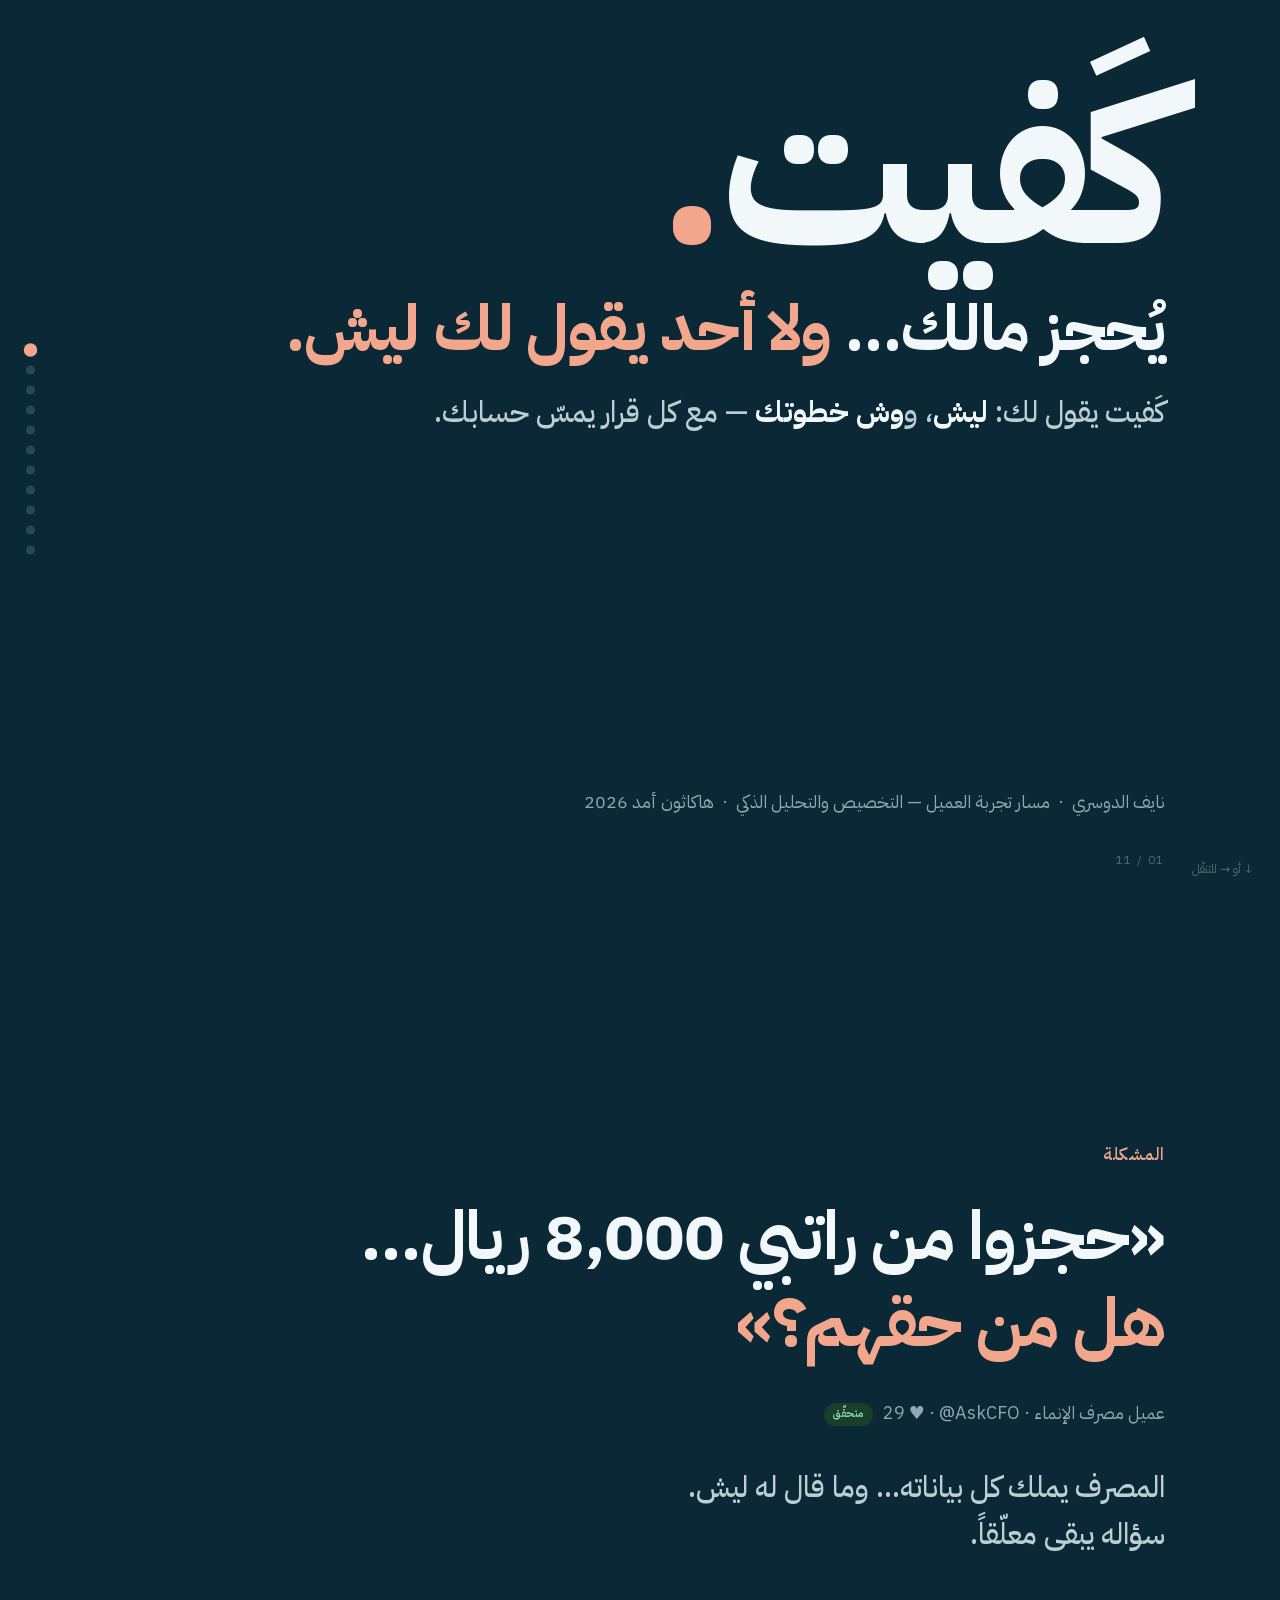
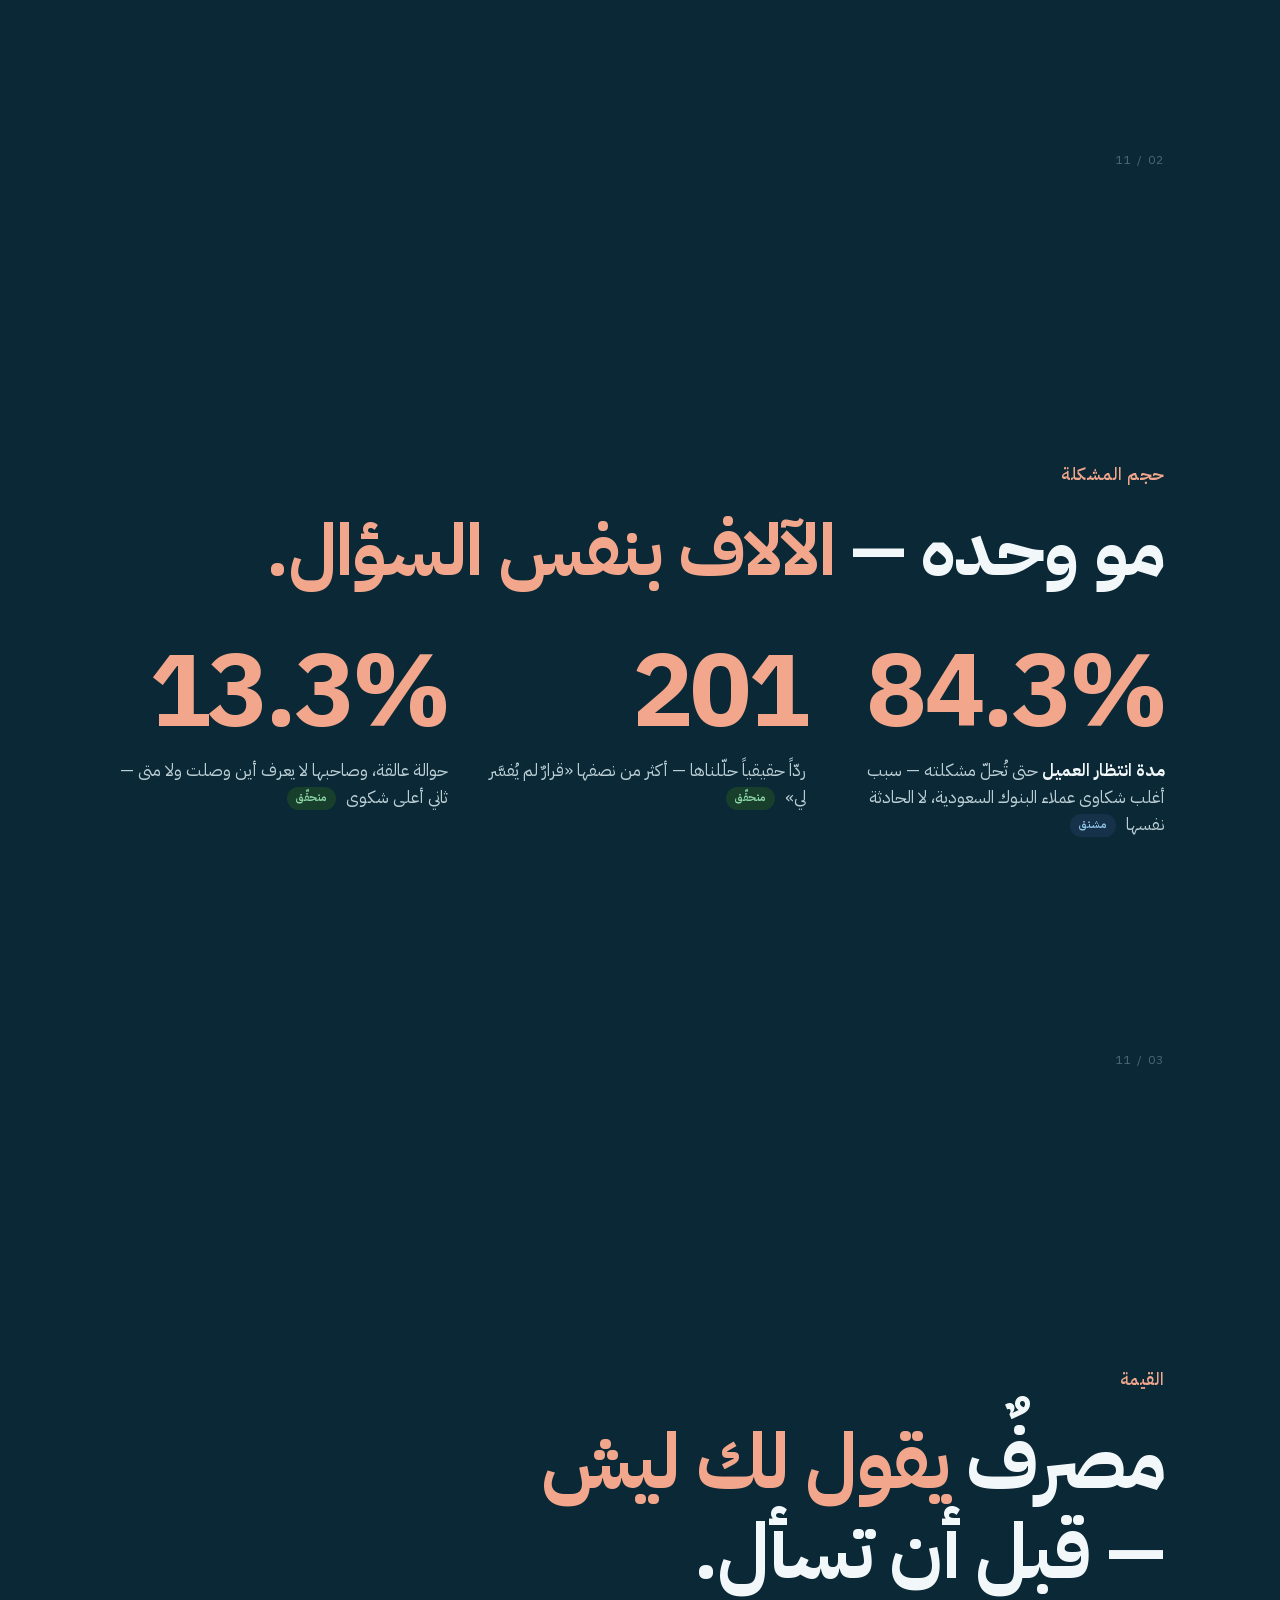
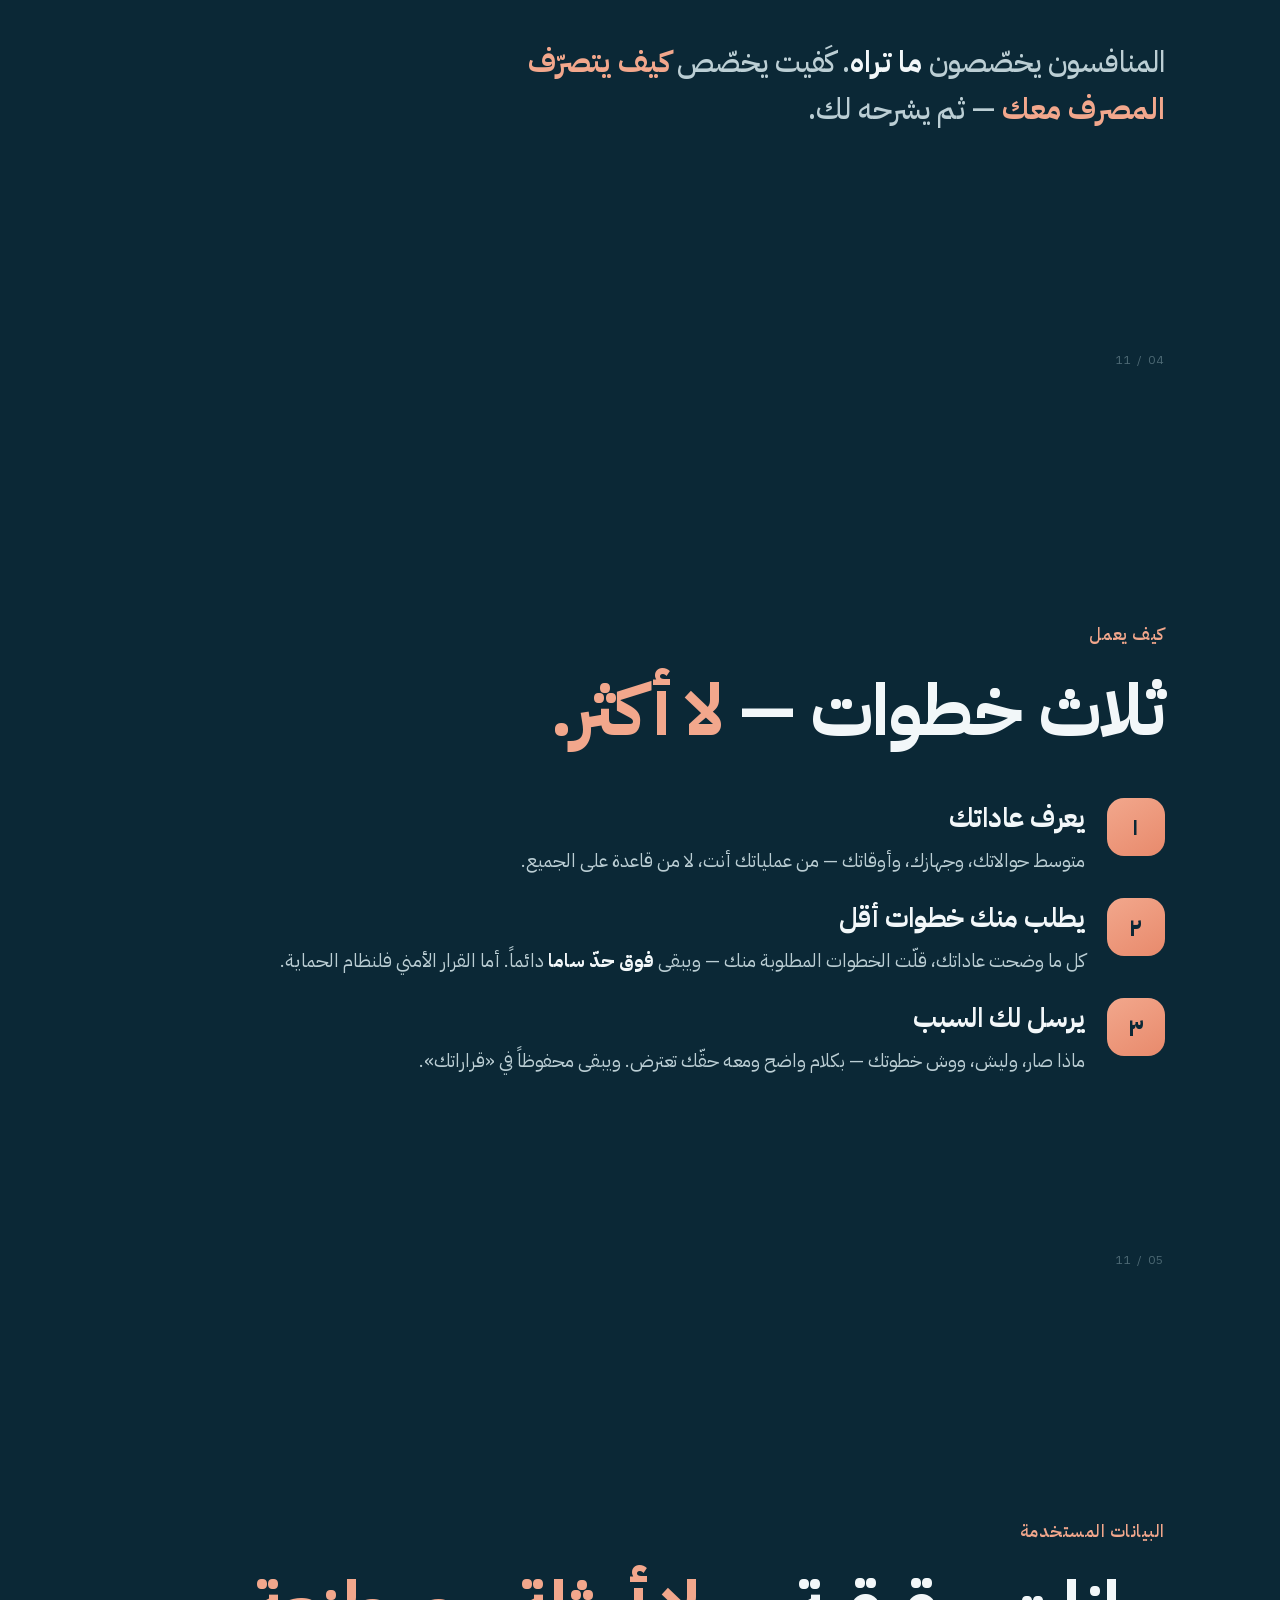
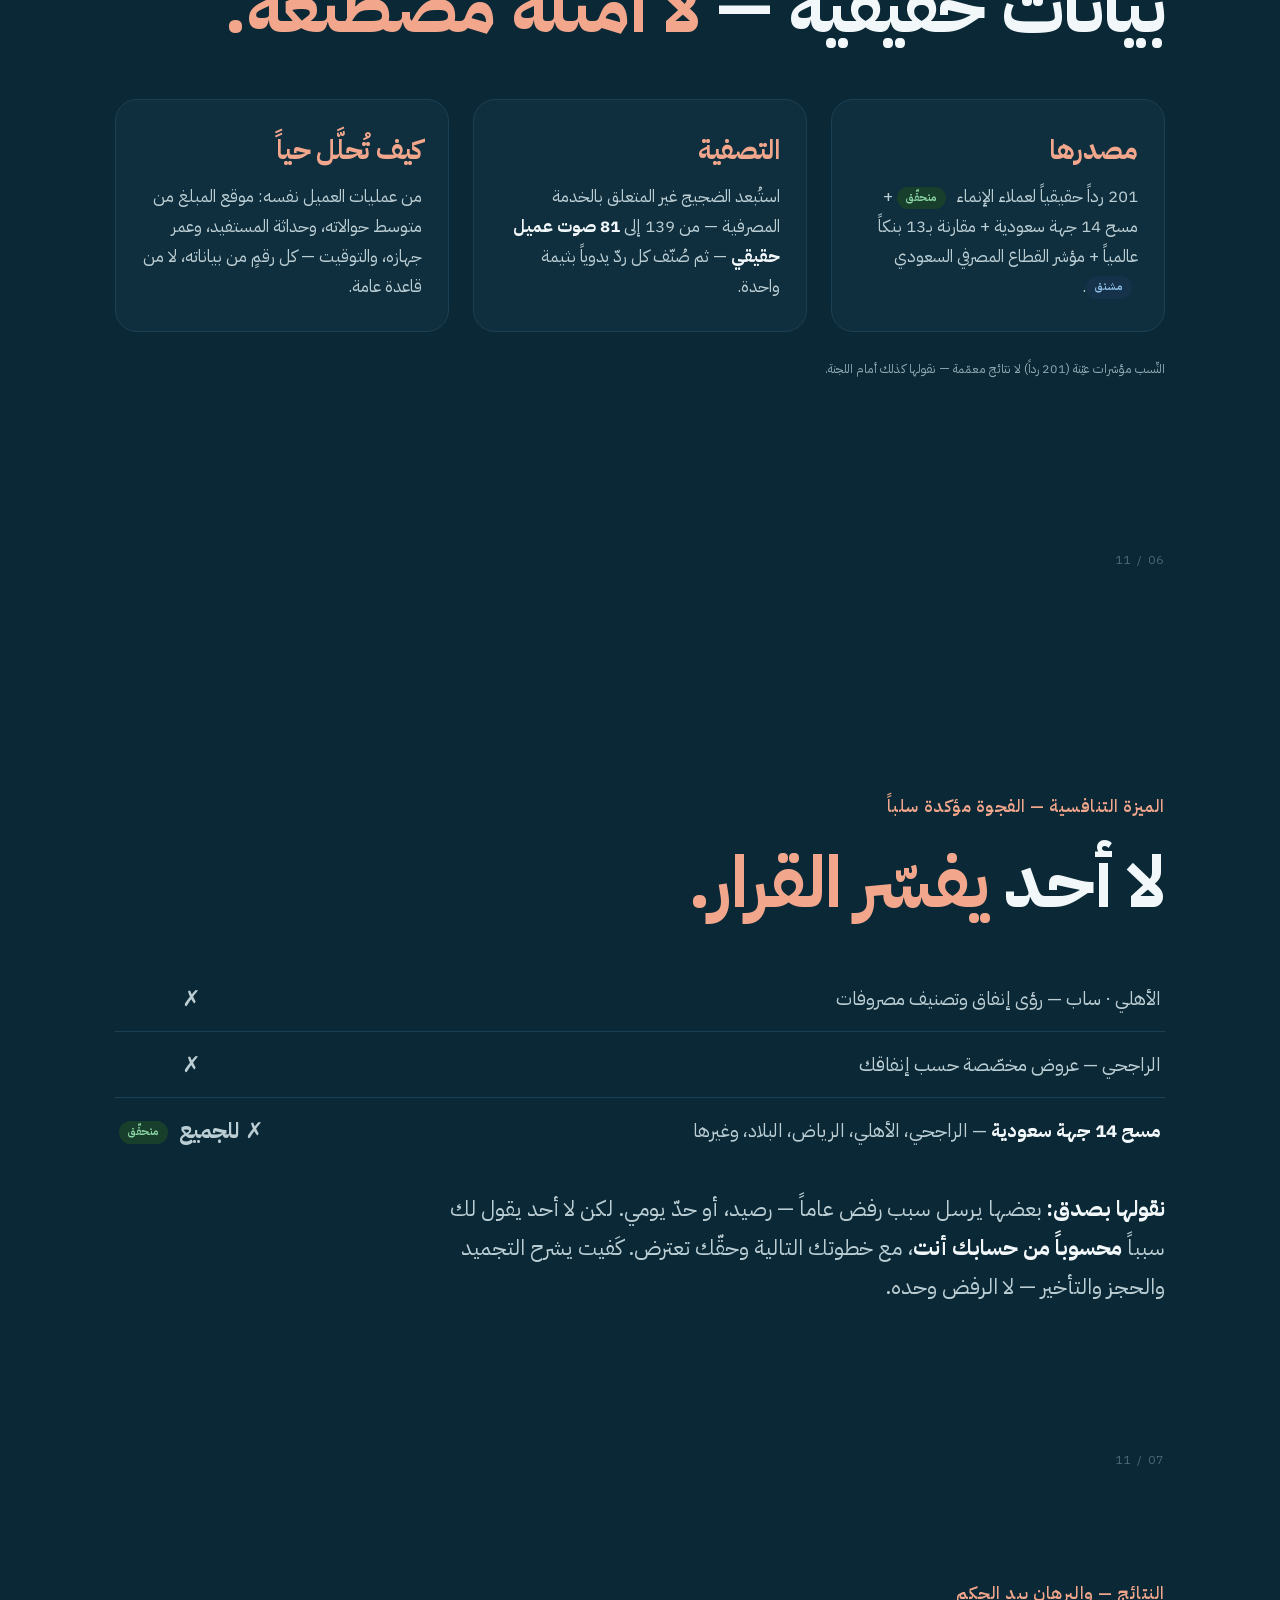
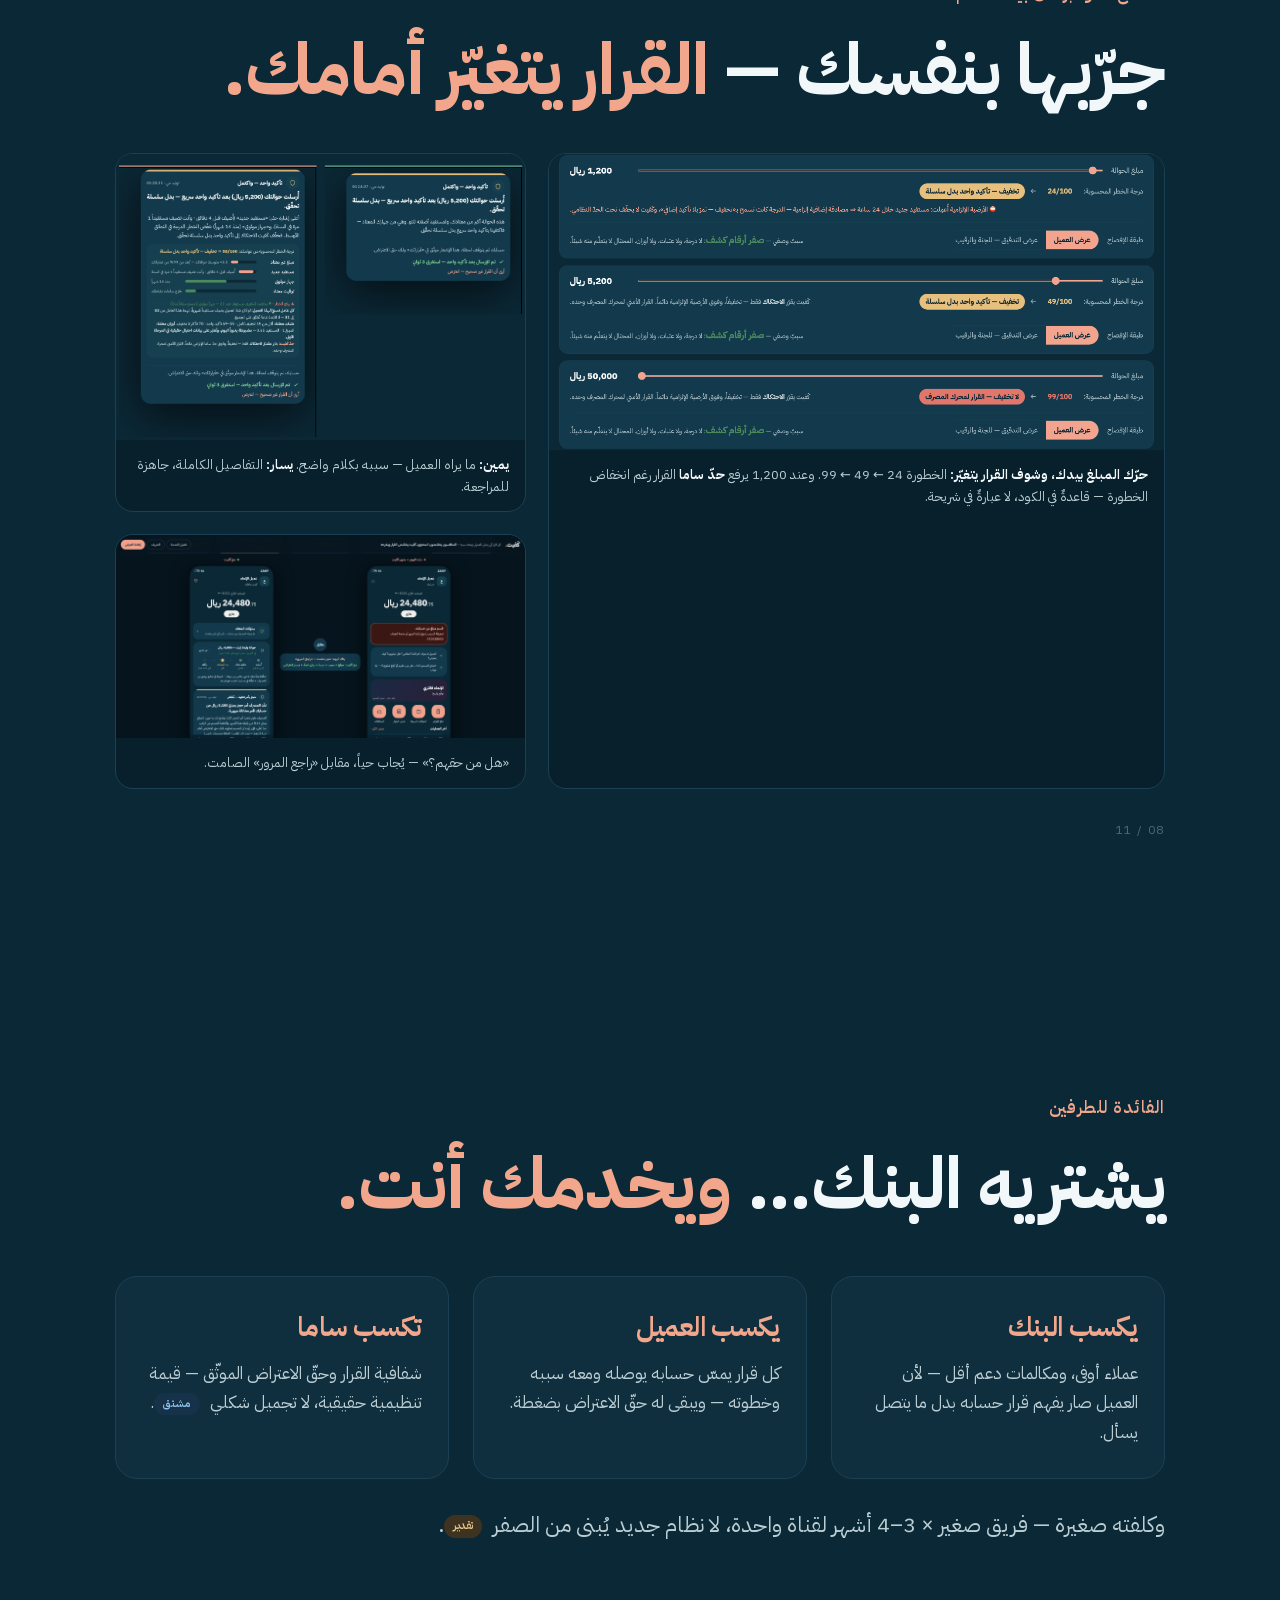
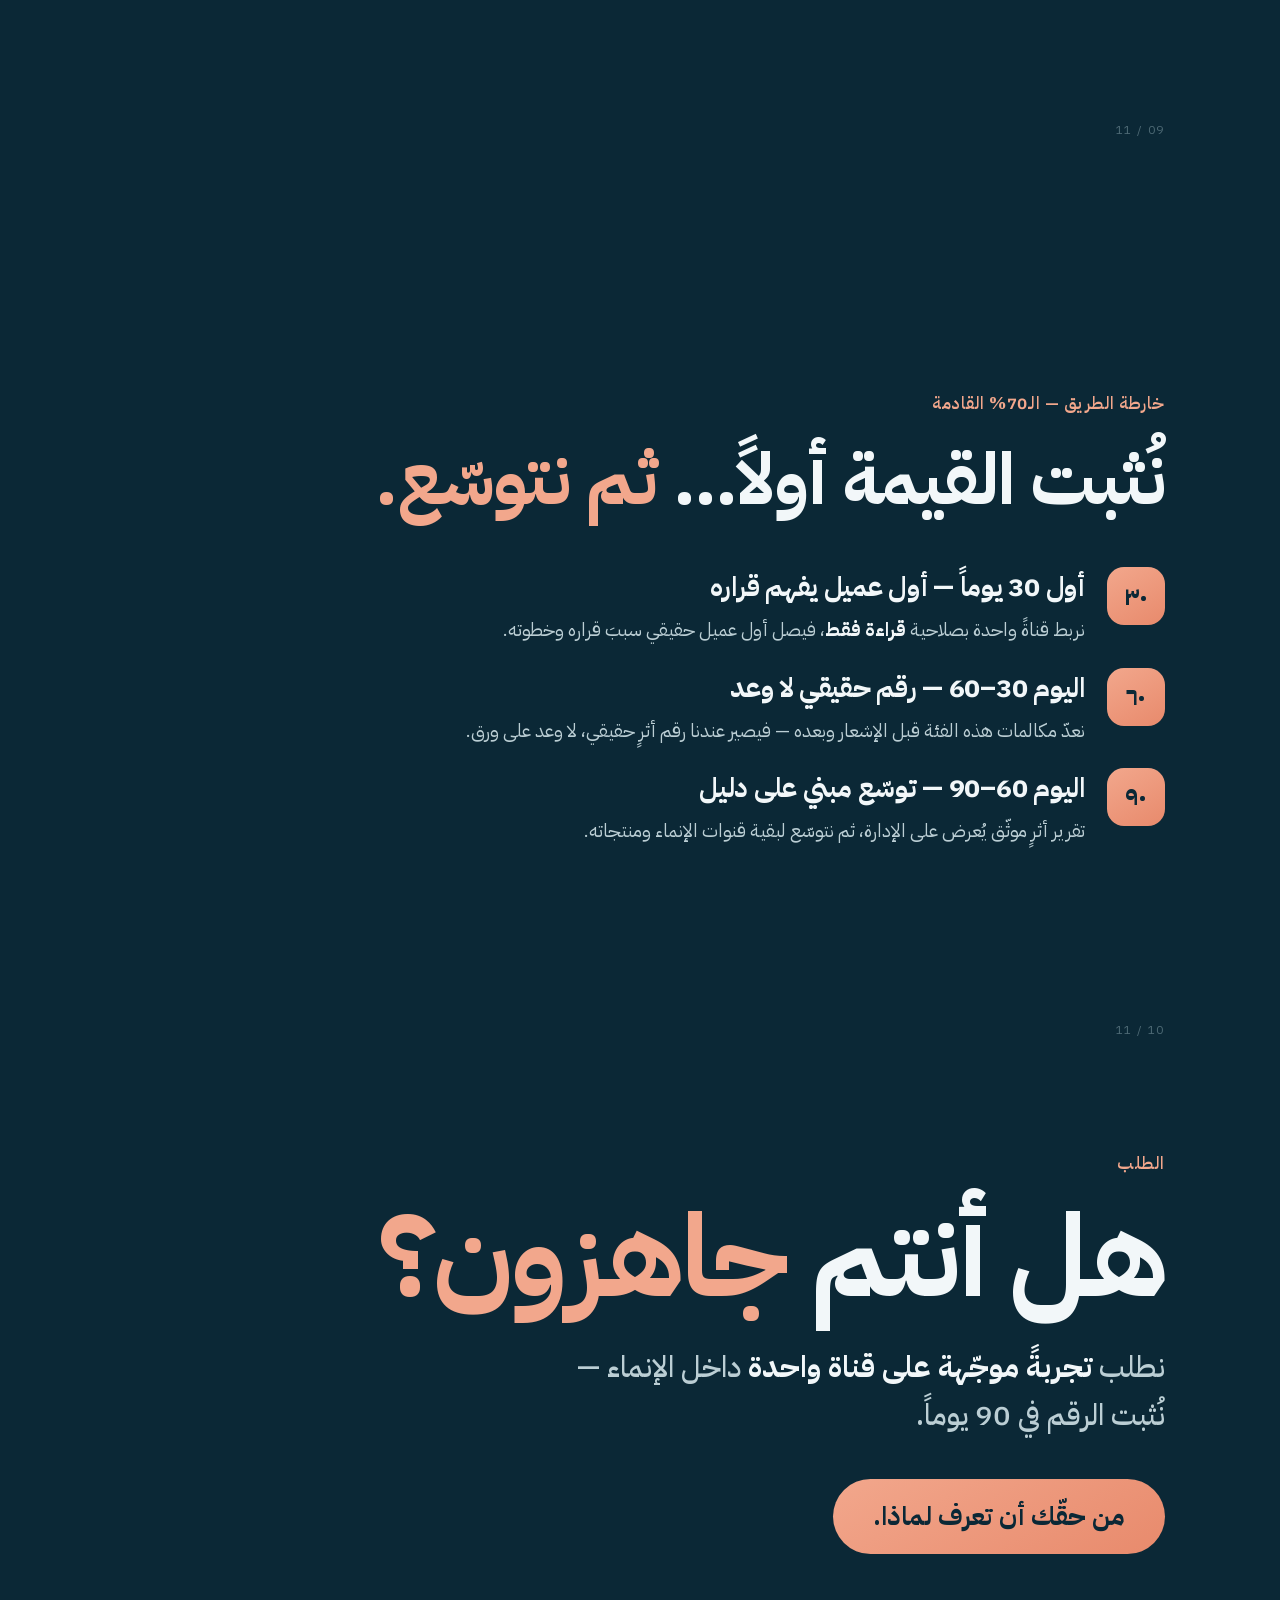
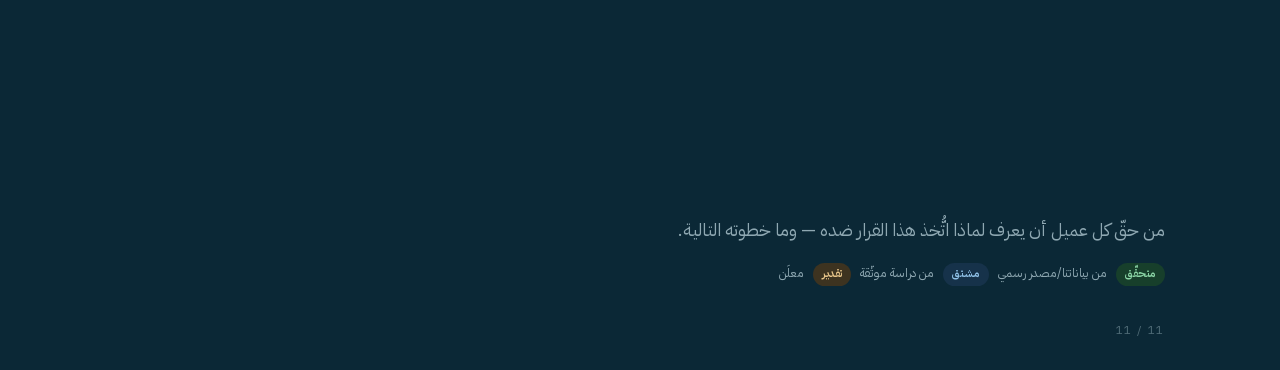
<file: presentation/كفيت-عرض-احتياطي.html>
<!doctype html>
<html lang="ar" dir="rtl">
<head>
<meta charset="utf-8">
<meta name="viewport" content="width=device-width,initial-scale=1">
<title>كَفيت — العرض</title>
<link rel="stylesheet" href="fonts/plex-local.css">
<style>
:root{
  --bg:#0B2836; --bg2:#0F2E3D; --panel:#102F3E; --panel2:#123B4C; --line:#1C4053;
  --text:#F2F7F9; --muted:#8FA8B2; --muted2:#BBced4;
  --coral:#F2A78C; --coral-d:#E88A6C; --ink:#0B2836; --mint:#7CC79A; --amber:#E7B36B; --danger:#E38A8A;
}
*{margin:0;padding:0;box-sizing:border-box}
html{scroll-behavior:smooth;scroll-snap-type:y proximity}
html,body{background:var(--bg);color:var(--text);font-family:'IBM Plex Sans Arabic',system-ui,sans-serif;-webkit-font-smoothing:antialiased}

/* ألوان الخلفية الحيّة لكل شريحة */
.slide{scroll-snap-align:start;min-height:100vh;width:100%;display:flex;flex-direction:column;justify-content:center;
  padding:9vh 9vw;position:relative;overflow:hidden}
.slide::after{content:attr(data-n) " / 11";position:absolute;bottom:3.4vh;inset-inline-start:9vw;font-size:12px;color:#4E6A75;letter-spacing:.12em;font-variant-numeric:tabular-nums}
.wrap{max-width:1220px;width:100%;margin:0 auto}

/* ——— السُّلّم الطباعي (كبير، واثق) ——— */
.kick{color:var(--coral);font-size:clamp(13px,1.4vw,17px);font-weight:600;letter-spacing:.03em;margin-bottom:26px}
h1{font-size:clamp(48px,9vw,132px);font-weight:700;line-height:.98;letter-spacing:-.02em}
h2{font-size:clamp(32px,5.6vw,72px);font-weight:700;line-height:1.08;letter-spacing:-.015em}
h3{font-size:clamp(19px,2.1vw,27px);font-weight:700;letter-spacing:-.01em}
p{font-size:clamp(16px,1.7vw,22px);line-height:1.8;color:var(--muted2)}
.lead{font-size:clamp(30px,6vw,80px);font-weight:700;line-height:1.18;letter-spacing:-.02em;color:var(--text)}
.sub{font-size:clamp(18px,2.3vw,30px);line-height:1.6;color:var(--muted2);font-weight:500}
.dim{color:var(--muted)} .coral{color:var(--coral)} .mint{color:var(--mint)}
b,strong{color:var(--text);font-weight:700}
.en{direction:ltr;unicode-bidi:isolate}

/* ——— كشف تدريجي هادئ — تحسين تقدّمي: المحتوى ظاهر افتراضاً، ولا يُخفى إلا حين تؤكّد الـJS أنها تقوده ———
   فلو تعطّلت الـJS كلياً، تبقى كل شريحة مقروءة (لا شاشة فارغة أبداً). */
.reveal [data-r]{opacity:0;transform:translateY(26px);transition:opacity .7s cubic-bezier(.22,.61,.36,1),transform .7s cubic-bezier(.22,.61,.36,1)}
.reveal .slide.in [data-r]{opacity:1;transform:none}
.reveal .slide.in [data-r="1"]{transition-delay:.05s}
.reveal .slide.in [data-r="2"]{transition-delay:.16s}
.reveal .slide.in [data-r="3"]{transition-delay:.27s}
.reveal .slide.in [data-r="4"]{transition-delay:.38s}
.reveal .slide.in [data-r="5"]{transition-delay:.49s}
.reveal .slide.in [data-r="6"]{transition-delay:.60s}
@media(prefers-reduced-motion:reduce){
  html{scroll-behavior:auto}
  .reveal [data-r]{opacity:1;transform:none;transition:none}
}

/* ——— الوسوم ——— */
.tag{display:inline-block;font-size:11px;font-weight:600;padding:2px 9px;border-radius:999px;margin-inline-start:6px;vertical-align:middle;line-height:1.7}
.t-v{background:#173f2b;color:#8BD5A6} .t-d{background:#16324a;color:#8FC0E6}
.t-e{background:#3d3320;color:#E7C58A} .t-q{background:#3a2530;color:#E39BB0}

/* ——— مكوّنات ——— */
.grid3{display:grid;grid-template-columns:repeat(3,1fr);gap:24px;margin-top:52px}
.card{background:var(--panel);border:1px solid var(--line);border-radius:22px;padding:30px 26px}
.card h3{margin-bottom:12px;color:var(--coral)}
.card p{font-size:clamp(14px,1.4vw,17px);color:var(--muted2);line-height:1.75}
.steps{margin-top:48px;display:flex;flex-direction:column;gap:20px}
.step{display:flex;align-items:flex-start;gap:22px}
.step .num{flex:0 0 auto;width:58px;height:58px;border-radius:17px;background:linear-gradient(150deg,var(--coral),var(--coral-d));color:var(--ink);display:flex;align-items:center;justify-content:center;font-weight:700;font-size:25px}
.step h3{margin-bottom:6px}.step p{font-size:clamp(15px,1.5vw,19px)}
.stats{display:grid;grid-template-columns:repeat(3,1fr);gap:26px;margin-top:56px}
.stat .big{font-size:clamp(52px,8vw,104px);font-weight:700;color:var(--coral);line-height:.9;letter-spacing:-.03em;font-variant-numeric:tabular-nums}
.stat .lbl{font-size:clamp(14px,1.4vw,17px);color:var(--muted2);margin-top:18px;line-height:1.6;max-width:34ch}

/* الاقتباس البطل */
.bigquote{font-size:clamp(30px,5.4vw,68px);font-weight:700;line-height:1.28;letter-spacing:-.02em;color:var(--text);max-width:20ch}
.bigquote .mk{color:var(--coral)}
.qsrc{color:var(--muted);font-size:clamp(14px,1.5vw,18px);margin-top:30px}

/* جدول الفجوة */
table.gap{width:100%;border-collapse:collapse;margin-top:44px;font-size:clamp(14px,1.5vw,19px)}
table.gap td{padding:16px 4px;border-bottom:1px solid var(--line);text-align:right;color:var(--muted2)}
table.gap tr:last-child td{border:0}
table.gap td:last-child{text-align:center;font-weight:700;width:1%;white-space:nowrap}
.no{color:var(--danger);font-size:22px;font-weight:700}

/* لقطات الديمو */
.shots{display:grid;grid-template-columns:1.5fr 1fr;gap:22px;margin-top:44px}
.shots figure{background:#07202C;border:1px solid var(--line);border-radius:18px;overflow:hidden}
.shots img{width:100%;display:block}
.shots figcaption{font-size:13px;color:var(--muted2);padding:14px 16px;line-height:1.65}
.shots .hero{grid-row:span 2}

/* الغلاف والختام */
.cover{background:radial-gradient(130% 130% at 88% 8%, #17415500 0%, var(--bg) 0%),radial-gradient(120% 120% at 85% 12%, #16455A 0%, var(--bg) 58%)}
.mark{font-size:clamp(84px,17vw,240px);font-weight:700;line-height:.82;letter-spacing:-.03em}
.mark .dot{color:var(--coral)}
.taglinebig{font-size:clamp(28px,5vw,64px);font-weight:700;margin-top:34px;line-height:1.15;letter-spacing:-.02em}
.foot{color:var(--muted);font-size:clamp(13px,1.5vw,18px);margin-top:auto;padding-top:40px;line-height:1.9}
.pill{display:inline-block;background:linear-gradient(150deg,var(--coral),var(--coral-d));color:var(--ink);font-weight:700;border-radius:999px;padding:18px 40px;font-size:clamp(18px,2.2vw,26px);margin-top:40px}
.legend{margin-top:26px;font-size:12.5px;color:var(--muted)}
.legend .tag{margin-inline-start:0;margin-inline-end:6px}
.roles{display:grid;grid-template-columns:repeat(4,1fr);gap:20px;margin-top:52px}
.role{background:var(--panel);border:1px solid var(--line);border-radius:20px;padding:30px 16px;text-align:center}
.role .ic{width:56px;height:56px;border-radius:17px;background:#16394a;color:var(--coral);display:flex;align-items:center;justify-content:center;margin:0 auto 16px;font-size:24px;font-weight:700}
.role b{font-size:clamp(14px,1.5vw,17px)}

/* مؤشّر التقدّم */
.rail{position:fixed;inset-inline-end:26px;top:50%;transform:translateY(-50%);display:flex;flex-direction:column;gap:11px;z-index:50}
.rail button{width:9px;height:9px;border-radius:50%;border:0;background:#26485A;cursor:pointer;padding:0;transition:.3s}
.rail button.on{background:var(--coral);transform:scale(1.5)}
.hint{position:fixed;inset-inline-start:26px;bottom:22px;font-size:12px;color:#4E6A75;z-index:50}

@media(max-width:820px){
  .grid3,.roles,.stats{grid-template-columns:1fr}
  .shots{grid-template-columns:1fr}.shots .hero{grid-row:auto}
  .rail{display:none}.slide{padding:8vh 7vw}
}
</style>
</head>
<body>

<nav class="rail" id="rail" aria-label="التنقّل"></nav>
<div class="hint">↓ أو → للتنقّل</div>

<!-- 1 · الغلاف -->
<section class="slide cover" data-n="01">
  <div class="wrap">
    <div class="mark" data-r="1">كَفيت<span class="dot">.</span></div>
    <div class="taglinebig" data-r="2">يُحجز مالك… <span class="coral">ولا أحد يقول لك ليش.</span></div>
    <p class="sub" style="margin-top:22px" data-r="3">كَفيت يقول لك: <b>ليش</b>، و<b>وش خطوتك</b> — مع كل قرار يمسّ حسابك.</p>
  </div>
  <div class="foot" data-r="4">نايف الدوسري &nbsp;·&nbsp; مسار تجربة العميل — التخصيص والتحليل الذكي &nbsp;·&nbsp; هاكاثون أمد 2026</div>
</section>

<!-- 2 · المشكلة: القصة -->
<section class="slide" data-n="02">
  <div class="wrap">
    <div class="kick" data-r="1">المشكلة</div>
    <div class="bigquote" data-r="2">«حجزوا من راتبي 8,000 ريال… <span class="mk">هل من حقهم؟»</span></div>
    <p class="qsrc" data-r="3">عميل مصرف الإنماء · <span class="en">@AskCFO</span> · ♥ 29 <span class="tag t-v">متحقّق</span></p>
    <p class="sub" style="margin-top:34px;max-width:30ch" data-r="4">المصرف يملك كل بياناته… وما قال له ليش. سؤاله يبقى معلّقاً.</p>
  </div>
</section>

<!-- 3 · حجم المشكلة بالأرقام -->
<section class="slide" data-n="03">
  <div class="wrap">
    <div class="kick" data-r="1">حجم المشكلة</div>
    <h2 data-r="2">مو وحده — <span class="coral">الآلاف بنفس السؤال.</span></h2>
    <div class="stats">
      <div class="stat" data-r="3"><div class="big">84.3%</div><div class="lbl"><b>مدة انتظار العميل</b> حتى تُحلّ مشكلته — سبب أغلب شكاوى عملاء البنوك السعودية، لا الحادثة نفسها <span class="tag t-d">مشتق</span></div></div>
      <div class="stat" data-r="4"><div class="big">201</div><div class="lbl">ردّاً حقيقياً حلّلناها — أكثر من نصفها «قرارٌ لم يُفسَّر لي» <span class="tag t-v">متحقّق</span></div></div>
      <div class="stat" data-r="5"><div class="big">13.3%</div><div class="lbl">حوالة عالقة، وصاحبها لا يعرف أين وصلت ولا متى — ثاني أعلى شكوى <span class="tag t-v">متحقّق</span></div></div>
    </div>
  </div>
</section>

<!-- 4 · القيمة في جملة (شريحة البيان) -->
<section class="slide" data-n="04">
  <div class="wrap">
    <div class="kick" data-r="1">القيمة</div>
    <div class="lead" data-r="2">مصرفٌ <span class="coral">يقول لك ليش</span><br>— قبل أن تسأل.</div>
    <p class="sub" style="margin-top:40px;max-width:38ch" data-r="3">المنافسون يخصّصون <b>ما تراه</b>. كَفيت يخصّص <b class="coral">كيف يتصرّف المصرف معك</b> — ثم يشرحه لك.</p>
  </div>
</section>

<!-- 5 · كيف يعمل -->
<section class="slide" data-n="05">
  <div class="wrap">
    <div class="kick" data-r="1">كيف يعمل</div>
    <h2 data-r="2">ثلاث خطوات — <span class="coral">لا أكثر.</span></h2>
    <div class="steps">
      <div class="step" data-r="3"><div class="num">١</div><div><h3>يعرف عاداتك</h3><p>متوسط حوالاتك، وجهازك، وأوقاتك — من عملياتك أنت، لا من قاعدة على الجميع.</p></div></div>
      <div class="step" data-r="4"><div class="num">٢</div><div><h3>يطلب منك خطوات أقل</h3><p>كل ما وضحت عاداتك، قلّت الخطوات المطلوبة منك — ويبقى <b>فوق حدّ ساما</b> دائماً. أما القرار الأمني فلنظام الحماية.</p></div></div>
      <div class="step" data-r="5"><div class="num">٣</div><div><h3>يرسل لك السبب</h3><p>ماذا صار، وليش، ووش خطوتك — بكلام واضح ومعه حقّك تعترض. ويبقى محفوظاً في «قراراتك».</p></div></div>
    </div>
  </div>
</section>

<!-- 6 · البيانات المستخدمة -->
<section class="slide" data-n="06">
  <div class="wrap">
    <div class="kick" data-r="1">البيانات المستخدمة</div>
    <h2 data-r="2">بيانات حقيقية — <span class="coral">لا أمثلة مصطنعة.</span></h2>
    <div class="grid3">
      <div class="card" data-r="3"><h3>مصدرها</h3><p>201 رداً حقيقياً لعملاء الإنماء <span class="tag t-v">متحقّق</span> + مسح 14 جهة سعودية + مقارنة بـ13 بنكاً عالمياً + مؤشر القطاع المصرفي السعودي <span class="tag t-d">مشتق</span>.</p></div>
      <div class="card" data-r="4"><h3>التصفية</h3><p>استُبعد الضجيج غير المتعلق بالخدمة المصرفية — من 139 إلى <b>81 صوت عميل حقيقي</b> — ثم صُنّف كل ردّ يدوياً بثيمة واحدة.</p></div>
      <div class="card" data-r="5"><h3>كيف تُحلَّل حياً</h3><p>من عمليات العميل نفسه: موقع المبلغ من متوسط حوالاته، وحداثة المستفيد، وعمر جهازه، والتوقيت — كل رقمٍ من بياناته، لا من قاعدة عامة.</p></div>
    </div>
    <p class="legend" data-r="6">النِّسب مؤشرات عيّنة (201 رداً) لا نتائج معمّمة — نقولها كذلك أمام اللجنة.</p>
  </div>
</section>

<!-- 7 · الفجوة -->
<section class="slide" data-n="07">
  <div class="wrap">
    <div class="kick" data-r="1">الميزة التنافسية — الفجوة مؤكدة سلباً</div>
    <h2 data-r="2">لا أحد <span class="coral">يفسّر القرار.</span></h2>
    <table class="gap">
      <tr data-r="3"><td>الأهلي · ساب — رؤى إنفاق وتصنيف مصروفات</td><td class="no">✗</td></tr>
      <tr data-r="4"><td>الراجحي — عروض مخصّصة حسب إنفاقك</td><td class="no">✗</td></tr>
      <tr data-r="5"><td><b>مسح 14 جهة سعودية</b> — الراجحي، الأهلي، الرياض، البلاد، وغيرها</td><td class="no">✗ للجميع <span class="tag t-v">متحقّق</span></td></tr>
    </table>
    <p style="margin-top:26px;max-width:56ch" data-r="6"><b>نقولها بصدق:</b> بعضها يرسل سبب رفض عاماً — رصيد، أو حدّ يومي. لكن لا أحد يقول لك سبباً <b>محسوباً من حسابك أنت</b>، مع خطوتك التالية وحقّك تعترض. كَفيت يشرح التجميد والحجز والتأخير — لا الرفض وحده.</p>
  </div>
</section>

<!-- 8 · الديمو / النتائج -->
<section class="slide" data-n="08">
  <div class="wrap">
    <div class="kick" data-r="1">النتائج — والبرهان بيد الحكم</div>
    <h2 data-r="2">جرّبها بنفسك — <span class="coral">القرار يتغيّر أمامك.</span></h2>
    <div class="shots">
      <figure class="hero" data-r="3"><img src="img/dial.png" alt="جرّب المبلغ بنفسك"><figcaption><b>حرّك المبلغ بيدك، وشوف القرار يتغيّر:</b> الخطورة 24 ← 49 ← 99. وعند 1,200 يرفع <b>حدّ ساما</b> القرار رغم انخفاض الخطورة — قاعدةٌ في الكود، لا عبارةٌ في شريحة.</figcaption></figure>
      <figure data-r="4"><img src="img/layers.png" alt="سبب واضح للعميل"><figcaption><b>يمين:</b> ما يراه العميل — سببه بكلام واضح. <b>يسار:</b> التفاصيل الكاملة، جاهزة للمراجعة.</figcaption></figure>
      <figure data-r="5"><img src="img/seizure.png" alt="الحجز المروري"><figcaption>«هل من حقهم؟» — يُجاب حياً، مقابل «راجع المرور» الصامت.</figcaption></figure>
    </div>
  </div>
</section>

<!-- 9 · الفائدة للطرفين -->
<section class="slide" data-n="09">
  <div class="wrap">
    <div class="kick" data-r="1">الفائدة للطرفين</div>
    <h2 data-r="2">يشتريه البنك… <span class="coral">ويخدمك أنت.</span></h2>
    <div class="grid3">
      <div class="card" data-r="3"><h3>يكسب البنك</h3><p>عملاء أوفى، ومكالمات دعم أقل — لأن العميل صار يفهم قرار حسابه بدل ما يتصل يسأل.</p></div>
      <div class="card" data-r="4"><h3>يكسب العميل</h3><p>كل قرار يمسّ حسابه يوصله ومعه سببه وخطوته — ويبقى له حقّ الاعتراض بضغطة.</p></div>
      <div class="card" data-r="5"><h3>تكسب ساما</h3><p>شفافية القرار وحقّ الاعتراض الموثّق — قيمة تنظيمية حقيقية، لا تجميل شكلي <span class="tag t-d">مشتق</span>.</p></div>
    </div>
    <p style="margin-top:26px" data-r="6">وكلفته صغيرة — فريق صغير × 3–4 أشهر لقناة واحدة، لا نظام جديد يُبنى من الصفر <span class="tag t-e">تقدير</span>.</p>
  </div>
</section>

<!-- 10 · خارطة الطريق -->
<section class="slide" data-n="10">
  <div class="wrap">
    <div class="kick" data-r="1">خارطة الطريق — الـ70% القادمة</div>
    <h2 data-r="2">نُثبت القيمة أولاً… <span class="coral">ثم نتوسّع.</span></h2>
    <div class="steps">
      <div class="step" data-r="3"><div class="num">٣٠</div><div><h3>أول 30 يوماً — أول عميل يفهم قراره</h3><p>نربط قناةً واحدة بصلاحية <b>قراءة فقط</b>، فيصل أول عميل حقيقي سببَ قراره وخطوته.</p></div></div>
      <div class="step" data-r="4"><div class="num">٦٠</div><div><h3>اليوم 30–60 — رقم حقيقي لا وعد</h3><p>نعدّ مكالمات هذه الفئة قبل الإشعار وبعده — فيصير عندنا رقم أثرٍ حقيقي، لا وعد على ورق.</p></div></div>
      <div class="step" data-r="5"><div class="num">٩٠</div><div><h3>اليوم 60–90 — توسّع مبني على دليل</h3><p>تقرير أثرٍ موثّق يُعرض على الإدارة، ثم نتوسّع لبقية قنوات الإنماء ومنتجاته.</p></div></div>
    </div>
  </div>
</section>

<!-- 11 · الطلب والختام -->
<section class="slide cover" data-n="11">
  <div class="wrap">
    <div class="kick" data-r="1">الطلب</div>
    <h1 data-r="2">هل أنتم <span class="coral">جاهزون؟</span></h1>
    <p class="sub" style="margin-top:30px;max-width:34ch" data-r="3">نطلب <b>تجربةً موجّهة على قناة واحدة</b> داخل الإنماء — نُثبت الرقم في 90 يوماً.</p>
    <div class="pill" data-r="4">من حقّك أن تعرف لماذا.</div>
  </div>
  <div class="foot" data-r="5">
    من حقّ كل عميل أن يعرف لماذا اتُّخذ هذا القرار ضده — وما خطوته التالية.<br>
    <span class="legend" style="display:inline-block;margin-top:14px"><span class="tag t-v">متحقّق</span> من بياناتنا/مصدر رسمي &nbsp; <span class="tag t-d">مشتق</span> من دراسة موثّقة &nbsp; <span class="tag t-e">تقدير</span> معلَن</span>
  </div>
</section>

<script>
(function(){
  var slides=[].slice.call(document.querySelectorAll('.slide'));
  /* فعّل الأنميشن فقط بعد أن تعمل الـJS — قبلها المحتوى ظاهر (لا شاشة فارغة إن تعطّلت) */
  document.documentElement.classList.add('reveal');
  var rail=document.getElementById('rail'), dots=[];
  slides.forEach(function(s,idx){
    var b=document.createElement('button'); b.setAttribute('aria-label','شريحة '+(idx+1));
    b.onclick=function(){ go(idx); };
    rail.appendChild(b); dots.push(b);
  });
  var i=0;
  function reveal(n){ if(slides[n]) slides[n].classList.add('in'); }
  function setActive(n){ i=n; dots.forEach(function(d,k){ d.classList.toggle('on',k===n); }); reveal(n); }
  function go(n){ n=Math.max(0,Math.min(slides.length-1,n)); slides[n].scrollIntoView({behavior:'smooth'}); setActive(n); }

  /* الكشف الأساسي: مراقب التقاطع (للتمرير بالعجلة) */
  if('IntersectionObserver' in window){
    var obs=new IntersectionObserver(function(es){
      es.forEach(function(en){ if(en.isIntersecting){ var n=slides.indexOf(en.target); reveal(n); setActive(n); } });
    },{threshold:0.5});
    slides.forEach(function(s){obs.observe(s);});
  }
  /* شبكة أمان: عند أي تمرير نكشف كل شريحة يدخل مركزها الشاشة — يضمن ألّا تبقى شريحة فارغة مهما كان مصدر التمرير */
  var ticking=false;
  function onScroll(){
    if(ticking) return; ticking=true;
    requestAnimationFrame(function(){
      var mid=window.scrollY+window.innerHeight/2, cur=0;
      slides.forEach(function(s,n){
        if(s.offsetTop<=mid) cur=n;
        if(s.offsetTop < window.scrollY+window.innerHeight && s.offsetTop+s.offsetHeight > window.scrollY) reveal(n);
      });
      setActive(cur); ticking=false;
    });
  }
  window.addEventListener('scroll',onScroll,{passive:true});

  window.addEventListener('keydown',function(e){
    if(e.key==='ArrowDown'||e.key==='ArrowLeft'||e.key===' '||e.key==='PageDown'){e.preventDefault();go(i+1);}
    else if(e.key==='ArrowUp'||e.key==='ArrowRight'||e.key==='PageUp'){e.preventDefault();go(i-1);}
    else if(e.key==='Home'){e.preventDefault();go(0);}
    else if(e.key==='End'){e.preventDefault();go(slides.length-1);}
  });

  setActive(0); onScroll();
  if(location.hash){ var h=parseInt(location.hash.slice(1),10); if(h>=1&&h<=slides.length){ setTimeout(function(){ go(h-1); },40); } }
})();
</script>
</body>
</html>
</file>
<file: app/fonts.css>
/* Thmanyah type family — official web fonts (woff2), 3 families × 5 weights */
@font-face{font-family:'ThmSerifDisplay';font-weight:300;font-style:normal;font-display:swap;src:url('fonts/woff2/thmanyah-serif-display-light.woff2') format('woff2');}
@font-face{font-family:'ThmSerifDisplay';font-weight:400;font-style:normal;font-display:swap;src:url('fonts/woff2/thmanyah-serif-display-regular.woff2') format('woff2');}
@font-face{font-family:'ThmSerifDisplay';font-weight:500;font-style:normal;font-display:swap;src:url('fonts/woff2/thmanyah-serif-display-medium.woff2') format('woff2');}
@font-face{font-family:'ThmSerifDisplay';font-weight:700;font-style:normal;font-display:swap;src:url('fonts/woff2/thmanyah-serif-display-bold.woff2') format('woff2');}
@font-face{font-family:'ThmSerifDisplay';font-weight:900;font-style:normal;font-display:swap;src:url('fonts/woff2/thmanyah-serif-display-black.woff2') format('woff2');}
@font-face{font-family:'ThmSerifText';font-weight:300;font-style:normal;font-display:swap;src:url('fonts/woff2/thmanyah-serif-text-light.woff2') format('woff2');}
@font-face{font-family:'ThmSerifText';font-weight:400;font-style:normal;font-display:swap;src:url('fonts/woff2/thmanyah-serif-text-regular.woff2') format('woff2');}
@font-face{font-family:'ThmSerifText';font-weight:500;font-style:normal;font-display:swap;src:url('fonts/woff2/thmanyah-serif-text-medium.woff2') format('woff2');}
@font-face{font-family:'ThmSerifText';font-weight:700;font-style:normal;font-display:swap;src:url('fonts/woff2/thmanyah-serif-text-bold.woff2') format('woff2');}
@font-face{font-family:'ThmSerifText';font-weight:900;font-style:normal;font-display:swap;src:url('fonts/woff2/thmanyah-serif-text-black.woff2') format('woff2');}
@font-face{font-family:'ThmSans';font-weight:300;font-style:normal;font-display:swap;src:url('fonts/woff2/thmanyah-sans-light.woff2') format('woff2');}
@font-face{font-family:'ThmSans';font-weight:400;font-style:normal;font-display:swap;src:url('fonts/woff2/thmanyah-sans-regular.woff2') format('woff2');}
@font-face{font-family:'ThmSans';font-weight:500;font-style:normal;font-display:swap;src:url('fonts/woff2/thmanyah-sans-medium.woff2') format('woff2');}
@font-face{font-family:'ThmSans';font-weight:700;font-style:normal;font-display:swap;src:url('fonts/woff2/thmanyah-sans-bold.woff2') format('woff2');}
@font-face{font-family:'ThmSans';font-weight:900;font-style:normal;font-display:swap;src:url('fonts/woff2/thmanyah-sans-black.woff2') format('woff2');}
</file>
<file: app/tokens.css>
/* ============================================================
   نظام تصميم نايف — التوكنات + أساس RTL
   استورده بعد fonts.css:  <link rel="stylesheet" href="fonts.css">
                            <link rel="stylesheet" href="tokens.css">
   بدّل --lead لتغيير اللون القائد للسطح كله.
   ============================================================ */
:root{
  /* ---- الخطوط (خط ثمانية، مع بدائل آمنة) ---- */
  --font-display:'ThmSerifDisplay','Times New Roman',serif;  /* العناوين الكبيرة فقط */
  --font-text:'ThmSerifText',Georgia,serif;                  /* المتن الطويل */
  --font-ui:'ThmSans',system-ui,-apple-system,sans-serif;    /* الواجهة، الأرقام، التسميات */

  /* ---- الألوان ---- */
  --ink:#0E0E0D; --paper:#F6F2E9; --paper-pure:#FEFEFD; --muted:#6B6B66;
  /* اللون القائد — ثمانية أخضر افتراضاً. بدائل جاهزة أسفله: */
  --lead:#01BA6C; --lead-soft:#9EE5AE; --lead-deep:#0C3A2A;
  /* ثمانية #01BA6C · هيداوي برتقالي #F89818 · كورال #E06850
     أصفر #F8D820 · لافندر #A890D8 · أزرق #78A8D0 · قرمزي #E0512F */

  /* ---- المسافات (أساس 8px) ---- */
  --s-1:.5rem; --s-2:1rem; --s-3:1.5rem; --s-4:2rem; --s-6:3rem; --s-8:4rem; --s-12:6rem;
  --maxw:72rem; --radius:14px;

  /* ---- السلّم الطباعي (عربي بسطرٍ سخيّ) ---- */
  --t-display:clamp(2.6rem,7vw,5.5rem);
  --t-h1:clamp(2rem,4.5vw,3.25rem);
  --t-h2:clamp(1.5rem,3vw,2.25rem);
  --t-h3:1.4rem; --t-body:clamp(1rem,1.2vw,1.18rem);
  --t-small:.95rem; --t-meta:.82rem;
  --lh-tight:1.12; --lh-head:1.22; --lh-body:1.9;   /* العربي يحتاج سطراً أعلى من اللاتيني */
}

/* لون قائد بديل: أضِف data-lead على <html> أو أي حاوية */
[data-lead="headway"]{--lead:#F89818;--lead-soft:#F8D820;--lead-deep:#7A4A0C}
[data-lead="coral"]{--lead:#E06850;--lead-soft:#F8C078;--lead-deep:#5A2018}
[data-lead="ink"]{--lead:#0E0E0D;--lead-soft:#9EE5AE;--lead-deep:#000}

*{box-sizing:border-box}
html{direction:rtl}
body{
  margin:0;font-family:var(--font-text);font-size:var(--t-body);line-height:var(--lh-body);
  color:var(--ink);background:var(--paper);text-align:start;
  -webkit-font-smoothing:antialiased;text-rendering:optimizeLegibility;
  font-feature-settings:'liga' 1,'rlig' 1;   /* روابط عربية */
}

/* ---- محاذاة منطقية: استخدم start/end لا left/right ---- */
.container{max-inline-size:var(--maxw);margin-inline:auto;padding-inline:var(--s-4)}
.stack>*+*{margin-block-start:var(--s-3)}
.section{padding-block:var(--s-12)}

/* ---- الطباعة (الحرف هو البطل) ---- */
.display{font-family:var(--font-display);font-weight:900;font-size:var(--t-display);line-height:var(--lh-tight);letter-spacing:-.01em}
h1,.h1{font-family:var(--font-display);font-weight:800;font-size:var(--t-h1);line-height:var(--lh-head);margin:0}
h2,.h2{font-family:var(--font-display);font-weight:700;font-size:var(--t-h2);line-height:var(--lh-head);margin:0}
h3,.h3{font-family:var(--font-display);font-weight:700;font-size:var(--t-h3);margin:0}
p{margin:0 0 var(--s-3)}
.ui{font-family:var(--font-ui)}
.lead-text{color:var(--lead)}
.meta{font-family:var(--font-ui);font-size:var(--t-meta);color:var(--muted);letter-spacing:.02em}

/* ---- أرقام لاتينية صحيحة داخل RTL (قاعدة ثمانية: 1،2،3) ---- */
.num{font-family:var(--font-ui);font-feature-settings:'lnum' 1;direction:ltr;unicode-bidi:embed;display:inline-block}

/* ---- مصطلح/اسم إنجليزي داخل جملة عربية بلا تكسّر ---- */
.ltr{direction:ltr;unicode-bidi:isolate;display:inline-block}

/* ---- زر ---- */
.btn{font-family:var(--font-ui);font-weight:700;background:var(--lead);color:var(--paper-pure);
  border:0;border-radius:999px;padding:.72em 1.6em;cursor:pointer;font-size:1rem;
  transition:transform .15s ease,filter .15s ease}
.btn:hover{transform:translateY(-1px);filter:brightness(1.06)}
.btn--ghost{background:transparent;color:var(--ink);box-shadow:inset 0 0 0 2px var(--ink)}

/* ---- بطاقة (ظلّ خفيف لا ثقيل) ---- */
.card{background:var(--paper-pure);border-radius:var(--radius);padding:var(--s-4);
  box-shadow:0 1px 0 rgba(0,0,0,.04),0 14px 34px rgba(20,18,30,.06)}

/* ---- تظليل العنوان (للعناوين الكبيرة فقط) ---- */
.tag{background:var(--lead);color:var(--paper-pure);padding:.08em .4em;border-radius:8px;
  font-family:var(--font-display);box-decoration-break:clone;-webkit-box-decoration-break:clone}
</file>
<file: prototype/fonts/plex-local.css>
/* arabic */
@font-face {
  font-family: 'IBM Plex Sans Arabic';
  font-style: normal;
  font-weight: 400;
  font-display: swap;
  src: url(Qw3CZRtWPQCuHme67tEYUIx3Kh0PHR9N6Ys43PW5fslBEg0.woff2) format('woff2');
  unicode-range: U+0600-06FF, U+0750-077F, U+0870-088E, U+0890-0891, U+0897-08E1, U+08E3-08FF, U+200C-200E, U+2010-2011, U+204F, U+2E41, U+FB50-FDFF, U+FE70-FE74, U+FE76-FEFC, U+102E0-102FB, U+10E60-10E7E, U+10EC2-10EC4, U+10EFC-10EFF, U+1EE00-1EE03, U+1EE05-1EE1F, U+1EE21-1EE22, U+1EE24, U+1EE27, U+1EE29-1EE32, U+1EE34-1EE37, U+1EE39, U+1EE3B, U+1EE42, U+1EE47, U+1EE49, U+1EE4B, U+1EE4D-1EE4F, U+1EE51-1EE52, U+1EE54, U+1EE57, U+1EE59, U+1EE5B, U+1EE5D, U+1EE5F, U+1EE61-1EE62, U+1EE64, U+1EE67-1EE6A, U+1EE6C-1EE72, U+1EE74-1EE77, U+1EE79-1EE7C, U+1EE7E, U+1EE80-1EE89, U+1EE8B-1EE9B, U+1EEA1-1EEA3, U+1EEA5-1EEA9, U+1EEAB-1EEBB, U+1EEF0-1EEF1;
}
/* cyrillic-ext */
@font-face {
  font-family: 'IBM Plex Sans Arabic';
  font-style: normal;
  font-weight: 400;
  font-display: swap;
  src: url(Qw3CZRtWPQCuHme67tEYUIx3Kh0PHR9N6Ysw3PW5fslBEg0.woff2) format('woff2');
  unicode-range: U+0460-052F, U+1C80-1C8A, U+20B4, U+2DE0-2DFF, U+A640-A69F, U+FE2E-FE2F;
}
/* latin-ext */
@font-face {
  font-family: 'IBM Plex Sans Arabic';
  font-style: normal;
  font-weight: 400;
  font-display: swap;
  src: url(Qw3CZRtWPQCuHme67tEYUIx3Kh0PHR9N6Ysz3PW5fslBEg0.woff2) format('woff2');
  unicode-range: U+0100-02BA, U+02BD-02C5, U+02C7-02CC, U+02CE-02D7, U+02DD-02FF, U+0304, U+0308, U+0329, U+1D00-1DBF, U+1E00-1E9F, U+1EF2-1EFF, U+2020, U+20A0-20AB, U+20AD-20C0, U+2113, U+2C60-2C7F, U+A720-A7FF;
}
/* latin */
@font-face {
  font-family: 'IBM Plex Sans Arabic';
  font-style: normal;
  font-weight: 400;
  font-display: swap;
  src: url(Qw3CZRtWPQCuHme67tEYUIx3Kh0PHR9N6Ys93PW5fslB.woff2) format('woff2');
  unicode-range: U+0000-00FF, U+0131, U+0152-0153, U+02BB-02BC, U+02C6, U+02DA, U+02DC, U+0304, U+0308, U+0329, U+2000-206F, U+20AC, U+2122, U+2191, U+2193, U+2212, U+2215, U+FEFF, U+FFFD;
}
/* arabic */
@font-face {
  font-family: 'IBM Plex Sans Arabic';
  font-style: normal;
  font-weight: 500;
  font-display: swap;
  src: url(Qw3NZRtWPQCuHme67tEYUIx3Kh0PHR9N6YPO_-CRXMRrKATtYV0.woff2) format('woff2');
  unicode-range: U+0600-06FF, U+0750-077F, U+0870-088E, U+0890-0891, U+0897-08E1, U+08E3-08FF, U+200C-200E, U+2010-2011, U+204F, U+2E41, U+FB50-FDFF, U+FE70-FE74, U+FE76-FEFC, U+102E0-102FB, U+10E60-10E7E, U+10EC2-10EC4, U+10EFC-10EFF, U+1EE00-1EE03, U+1EE05-1EE1F, U+1EE21-1EE22, U+1EE24, U+1EE27, U+1EE29-1EE32, U+1EE34-1EE37, U+1EE39, U+1EE3B, U+1EE42, U+1EE47, U+1EE49, U+1EE4B, U+1EE4D-1EE4F, U+1EE51-1EE52, U+1EE54, U+1EE57, U+1EE59, U+1EE5B, U+1EE5D, U+1EE5F, U+1EE61-1EE62, U+1EE64, U+1EE67-1EE6A, U+1EE6C-1EE72, U+1EE74-1EE77, U+1EE79-1EE7C, U+1EE7E, U+1EE80-1EE89, U+1EE8B-1EE9B, U+1EEA1-1EEA3, U+1EEA5-1EEA9, U+1EEAB-1EEBB, U+1EEF0-1EEF1;
}
/* cyrillic-ext */
@font-face {
  font-family: 'IBM Plex Sans Arabic';
  font-style: normal;
  font-weight: 500;
  font-display: swap;
  src: url(Qw3NZRtWPQCuHme67tEYUIx3Kh0PHR9N6YPO_-CZXMRrKATtYV0.woff2) format('woff2');
  unicode-range: U+0460-052F, U+1C80-1C8A, U+20B4, U+2DE0-2DFF, U+A640-A69F, U+FE2E-FE2F;
}
/* latin-ext */
@font-face {
  font-family: 'IBM Plex Sans Arabic';
  font-style: normal;
  font-weight: 500;
  font-display: swap;
  src: url(Qw3NZRtWPQCuHme67tEYUIx3Kh0PHR9N6YPO_-CaXMRrKATtYV0.woff2) format('woff2');
  unicode-range: U+0100-02BA, U+02BD-02C5, U+02C7-02CC, U+02CE-02D7, U+02DD-02FF, U+0304, U+0308, U+0329, U+1D00-1DBF, U+1E00-1E9F, U+1EF2-1EFF, U+2020, U+20A0-20AB, U+20AD-20C0, U+2113, U+2C60-2C7F, U+A720-A7FF;
}
/* latin */
@font-face {
  font-family: 'IBM Plex Sans Arabic';
  font-style: normal;
  font-weight: 500;
  font-display: swap;
  src: url(Qw3NZRtWPQCuHme67tEYUIx3Kh0PHR9N6YPO_-CUXMRrKATt.woff2) format('woff2');
  unicode-range: U+0000-00FF, U+0131, U+0152-0153, U+02BB-02BC, U+02C6, U+02DA, U+02DC, U+0304, U+0308, U+0329, U+2000-206F, U+20AC, U+2122, U+2191, U+2193, U+2212, U+2215, U+FEFF, U+FFFD;
}
/* arabic */
@font-face {
  font-family: 'IBM Plex Sans Arabic';
  font-style: normal;
  font-weight: 600;
  font-display: swap;
  src: url(Qw3NZRtWPQCuHme67tEYUIx3Kh0PHR9N6YPi-OCRXMRrKATtYV0.woff2) format('woff2');
  unicode-range: U+0600-06FF, U+0750-077F, U+0870-088E, U+0890-0891, U+0897-08E1, U+08E3-08FF, U+200C-200E, U+2010-2011, U+204F, U+2E41, U+FB50-FDFF, U+FE70-FE74, U+FE76-FEFC, U+102E0-102FB, U+10E60-10E7E, U+10EC2-10EC4, U+10EFC-10EFF, U+1EE00-1EE03, U+1EE05-1EE1F, U+1EE21-1EE22, U+1EE24, U+1EE27, U+1EE29-1EE32, U+1EE34-1EE37, U+1EE39, U+1EE3B, U+1EE42, U+1EE47, U+1EE49, U+1EE4B, U+1EE4D-1EE4F, U+1EE51-1EE52, U+1EE54, U+1EE57, U+1EE59, U+1EE5B, U+1EE5D, U+1EE5F, U+1EE61-1EE62, U+1EE64, U+1EE67-1EE6A, U+1EE6C-1EE72, U+1EE74-1EE77, U+1EE79-1EE7C, U+1EE7E, U+1EE80-1EE89, U+1EE8B-1EE9B, U+1EEA1-1EEA3, U+1EEA5-1EEA9, U+1EEAB-1EEBB, U+1EEF0-1EEF1;
}
/* cyrillic-ext */
@font-face {
  font-family: 'IBM Plex Sans Arabic';
  font-style: normal;
  font-weight: 600;
  font-display: swap;
  src: url(Qw3NZRtWPQCuHme67tEYUIx3Kh0PHR9N6YPi-OCZXMRrKATtYV0.woff2) format('woff2');
  unicode-range: U+0460-052F, U+1C80-1C8A, U+20B4, U+2DE0-2DFF, U+A640-A69F, U+FE2E-FE2F;
}
/* latin-ext */
@font-face {
  font-family: 'IBM Plex Sans Arabic';
  font-style: normal;
  font-weight: 600;
  font-display: swap;
  src: url(Qw3NZRtWPQCuHme67tEYUIx3Kh0PHR9N6YPi-OCaXMRrKATtYV0.woff2) format('woff2');
  unicode-range: U+0100-02BA, U+02BD-02C5, U+02C7-02CC, U+02CE-02D7, U+02DD-02FF, U+0304, U+0308, U+0329, U+1D00-1DBF, U+1E00-1E9F, U+1EF2-1EFF, U+2020, U+20A0-20AB, U+20AD-20C0, U+2113, U+2C60-2C7F, U+A720-A7FF;
}
/* latin */
@font-face {
  font-family: 'IBM Plex Sans Arabic';
  font-style: normal;
  font-weight: 600;
  font-display: swap;
  src: url(Qw3NZRtWPQCuHme67tEYUIx3Kh0PHR9N6YPi-OCUXMRrKATt.woff2) format('woff2');
  unicode-range: U+0000-00FF, U+0131, U+0152-0153, U+02BB-02BC, U+02C6, U+02DA, U+02DC, U+0304, U+0308, U+0329, U+2000-206F, U+20AC, U+2122, U+2191, U+2193, U+2212, U+2215, U+FEFF, U+FFFD;
}
/* arabic */
@font-face {
  font-family: 'IBM Plex Sans Arabic';
  font-style: normal;
  font-weight: 700;
  font-display: swap;
  src: url(Qw3NZRtWPQCuHme67tEYUIx3Kh0PHR9N6YOG-eCRXMRrKATtYV0.woff2) format('woff2');
  unicode-range: U+0600-06FF, U+0750-077F, U+0870-088E, U+0890-0891, U+0897-08E1, U+08E3-08FF, U+200C-200E, U+2010-2011, U+204F, U+2E41, U+FB50-FDFF, U+FE70-FE74, U+FE76-FEFC, U+102E0-102FB, U+10E60-10E7E, U+10EC2-10EC4, U+10EFC-10EFF, U+1EE00-1EE03, U+1EE05-1EE1F, U+1EE21-1EE22, U+1EE24, U+1EE27, U+1EE29-1EE32, U+1EE34-1EE37, U+1EE39, U+1EE3B, U+1EE42, U+1EE47, U+1EE49, U+1EE4B, U+1EE4D-1EE4F, U+1EE51-1EE52, U+1EE54, U+1EE57, U+1EE59, U+1EE5B, U+1EE5D, U+1EE5F, U+1EE61-1EE62, U+1EE64, U+1EE67-1EE6A, U+1EE6C-1EE72, U+1EE74-1EE77, U+1EE79-1EE7C, U+1EE7E, U+1EE80-1EE89, U+1EE8B-1EE9B, U+1EEA1-1EEA3, U+1EEA5-1EEA9, U+1EEAB-1EEBB, U+1EEF0-1EEF1;
}
/* cyrillic-ext */
@font-face {
  font-family: 'IBM Plex Sans Arabic';
  font-style: normal;
  font-weight: 700;
  font-display: swap;
  src: url(Qw3NZRtWPQCuHme67tEYUIx3Kh0PHR9N6YOG-eCZXMRrKATtYV0.woff2) format('woff2');
  unicode-range: U+0460-052F, U+1C80-1C8A, U+20B4, U+2DE0-2DFF, U+A640-A69F, U+FE2E-FE2F;
}
/* latin-ext */
@font-face {
  font-family: 'IBM Plex Sans Arabic';
  font-style: normal;
  font-weight: 700;
  font-display: swap;
  src: url(Qw3NZRtWPQCuHme67tEYUIx3Kh0PHR9N6YOG-eCaXMRrKATtYV0.woff2) format('woff2');
  unicode-range: U+0100-02BA, U+02BD-02C5, U+02C7-02CC, U+02CE-02D7, U+02DD-02FF, U+0304, U+0308, U+0329, U+1D00-1DBF, U+1E00-1E9F, U+1EF2-1EFF, U+2020, U+20A0-20AB, U+20AD-20C0, U+2113, U+2C60-2C7F, U+A720-A7FF;
}
/* latin */
@font-face {
  font-family: 'IBM Plex Sans Arabic';
  font-style: normal;
  font-weight: 700;
  font-display: swap;
  src: url(Qw3NZRtWPQCuHme67tEYUIx3Kh0PHR9N6YOG-eCUXMRrKATt.woff2) format('woff2');
  unicode-range: U+0000-00FF, U+0131, U+0152-0153, U+02BB-02BC, U+02C6, U+02DA, U+02DC, U+0304, U+0308, U+0329, U+2000-206F, U+20AC, U+2122, U+2191, U+2193, U+2212, U+2215, U+FEFF, U+FFFD;
}
</file>
<file: presentation/fonts/plex-local.css>
/* arabic */
@font-face {
  font-family: 'IBM Plex Sans Arabic';
  font-style: normal;
  font-weight: 400;
  font-display: swap;
  src: url(Qw3CZRtWPQCuHme67tEYUIx3Kh0PHR9N6Ys43PW5fslBEg0.woff2) format('woff2');
  unicode-range: U+0600-06FF, U+0750-077F, U+0870-088E, U+0890-0891, U+0897-08E1, U+08E3-08FF, U+200C-200E, U+2010-2011, U+204F, U+2E41, U+FB50-FDFF, U+FE70-FE74, U+FE76-FEFC, U+102E0-102FB, U+10E60-10E7E, U+10EC2-10EC4, U+10EFC-10EFF, U+1EE00-1EE03, U+1EE05-1EE1F, U+1EE21-1EE22, U+1EE24, U+1EE27, U+1EE29-1EE32, U+1EE34-1EE37, U+1EE39, U+1EE3B, U+1EE42, U+1EE47, U+1EE49, U+1EE4B, U+1EE4D-1EE4F, U+1EE51-1EE52, U+1EE54, U+1EE57, U+1EE59, U+1EE5B, U+1EE5D, U+1EE5F, U+1EE61-1EE62, U+1EE64, U+1EE67-1EE6A, U+1EE6C-1EE72, U+1EE74-1EE77, U+1EE79-1EE7C, U+1EE7E, U+1EE80-1EE89, U+1EE8B-1EE9B, U+1EEA1-1EEA3, U+1EEA5-1EEA9, U+1EEAB-1EEBB, U+1EEF0-1EEF1;
}
/* cyrillic-ext */
@font-face {
  font-family: 'IBM Plex Sans Arabic';
  font-style: normal;
  font-weight: 400;
  font-display: swap;
  src: url(Qw3CZRtWPQCuHme67tEYUIx3Kh0PHR9N6Ysw3PW5fslBEg0.woff2) format('woff2');
  unicode-range: U+0460-052F, U+1C80-1C8A, U+20B4, U+2DE0-2DFF, U+A640-A69F, U+FE2E-FE2F;
}
/* latin-ext */
@font-face {
  font-family: 'IBM Plex Sans Arabic';
  font-style: normal;
  font-weight: 400;
  font-display: swap;
  src: url(Qw3CZRtWPQCuHme67tEYUIx3Kh0PHR9N6Ysz3PW5fslBEg0.woff2) format('woff2');
  unicode-range: U+0100-02BA, U+02BD-02C5, U+02C7-02CC, U+02CE-02D7, U+02DD-02FF, U+0304, U+0308, U+0329, U+1D00-1DBF, U+1E00-1E9F, U+1EF2-1EFF, U+2020, U+20A0-20AB, U+20AD-20C0, U+2113, U+2C60-2C7F, U+A720-A7FF;
}
/* latin */
@font-face {
  font-family: 'IBM Plex Sans Arabic';
  font-style: normal;
  font-weight: 400;
  font-display: swap;
  src: url(Qw3CZRtWPQCuHme67tEYUIx3Kh0PHR9N6Ys93PW5fslB.woff2) format('woff2');
  unicode-range: U+0000-00FF, U+0131, U+0152-0153, U+02BB-02BC, U+02C6, U+02DA, U+02DC, U+0304, U+0308, U+0329, U+2000-206F, U+20AC, U+2122, U+2191, U+2193, U+2212, U+2215, U+FEFF, U+FFFD;
}
/* arabic */
@font-face {
  font-family: 'IBM Plex Sans Arabic';
  font-style: normal;
  font-weight: 500;
  font-display: swap;
  src: url(Qw3NZRtWPQCuHme67tEYUIx3Kh0PHR9N6YPO_-CRXMRrKATtYV0.woff2) format('woff2');
  unicode-range: U+0600-06FF, U+0750-077F, U+0870-088E, U+0890-0891, U+0897-08E1, U+08E3-08FF, U+200C-200E, U+2010-2011, U+204F, U+2E41, U+FB50-FDFF, U+FE70-FE74, U+FE76-FEFC, U+102E0-102FB, U+10E60-10E7E, U+10EC2-10EC4, U+10EFC-10EFF, U+1EE00-1EE03, U+1EE05-1EE1F, U+1EE21-1EE22, U+1EE24, U+1EE27, U+1EE29-1EE32, U+1EE34-1EE37, U+1EE39, U+1EE3B, U+1EE42, U+1EE47, U+1EE49, U+1EE4B, U+1EE4D-1EE4F, U+1EE51-1EE52, U+1EE54, U+1EE57, U+1EE59, U+1EE5B, U+1EE5D, U+1EE5F, U+1EE61-1EE62, U+1EE64, U+1EE67-1EE6A, U+1EE6C-1EE72, U+1EE74-1EE77, U+1EE79-1EE7C, U+1EE7E, U+1EE80-1EE89, U+1EE8B-1EE9B, U+1EEA1-1EEA3, U+1EEA5-1EEA9, U+1EEAB-1EEBB, U+1EEF0-1EEF1;
}
/* cyrillic-ext */
@font-face {
  font-family: 'IBM Plex Sans Arabic';
  font-style: normal;
  font-weight: 500;
  font-display: swap;
  src: url(Qw3NZRtWPQCuHme67tEYUIx3Kh0PHR9N6YPO_-CZXMRrKATtYV0.woff2) format('woff2');
  unicode-range: U+0460-052F, U+1C80-1C8A, U+20B4, U+2DE0-2DFF, U+A640-A69F, U+FE2E-FE2F;
}
/* latin-ext */
@font-face {
  font-family: 'IBM Plex Sans Arabic';
  font-style: normal;
  font-weight: 500;
  font-display: swap;
  src: url(Qw3NZRtWPQCuHme67tEYUIx3Kh0PHR9N6YPO_-CaXMRrKATtYV0.woff2) format('woff2');
  unicode-range: U+0100-02BA, U+02BD-02C5, U+02C7-02CC, U+02CE-02D7, U+02DD-02FF, U+0304, U+0308, U+0329, U+1D00-1DBF, U+1E00-1E9F, U+1EF2-1EFF, U+2020, U+20A0-20AB, U+20AD-20C0, U+2113, U+2C60-2C7F, U+A720-A7FF;
}
/* latin */
@font-face {
  font-family: 'IBM Plex Sans Arabic';
  font-style: normal;
  font-weight: 500;
  font-display: swap;
  src: url(Qw3NZRtWPQCuHme67tEYUIx3Kh0PHR9N6YPO_-CUXMRrKATt.woff2) format('woff2');
  unicode-range: U+0000-00FF, U+0131, U+0152-0153, U+02BB-02BC, U+02C6, U+02DA, U+02DC, U+0304, U+0308, U+0329, U+2000-206F, U+20AC, U+2122, U+2191, U+2193, U+2212, U+2215, U+FEFF, U+FFFD;
}
/* arabic */
@font-face {
  font-family: 'IBM Plex Sans Arabic';
  font-style: normal;
  font-weight: 600;
  font-display: swap;
  src: url(Qw3NZRtWPQCuHme67tEYUIx3Kh0PHR9N6YPi-OCRXMRrKATtYV0.woff2) format('woff2');
  unicode-range: U+0600-06FF, U+0750-077F, U+0870-088E, U+0890-0891, U+0897-08E1, U+08E3-08FF, U+200C-200E, U+2010-2011, U+204F, U+2E41, U+FB50-FDFF, U+FE70-FE74, U+FE76-FEFC, U+102E0-102FB, U+10E60-10E7E, U+10EC2-10EC4, U+10EFC-10EFF, U+1EE00-1EE03, U+1EE05-1EE1F, U+1EE21-1EE22, U+1EE24, U+1EE27, U+1EE29-1EE32, U+1EE34-1EE37, U+1EE39, U+1EE3B, U+1EE42, U+1EE47, U+1EE49, U+1EE4B, U+1EE4D-1EE4F, U+1EE51-1EE52, U+1EE54, U+1EE57, U+1EE59, U+1EE5B, U+1EE5D, U+1EE5F, U+1EE61-1EE62, U+1EE64, U+1EE67-1EE6A, U+1EE6C-1EE72, U+1EE74-1EE77, U+1EE79-1EE7C, U+1EE7E, U+1EE80-1EE89, U+1EE8B-1EE9B, U+1EEA1-1EEA3, U+1EEA5-1EEA9, U+1EEAB-1EEBB, U+1EEF0-1EEF1;
}
/* cyrillic-ext */
@font-face {
  font-family: 'IBM Plex Sans Arabic';
  font-style: normal;
  font-weight: 600;
  font-display: swap;
  src: url(Qw3NZRtWPQCuHme67tEYUIx3Kh0PHR9N6YPi-OCZXMRrKATtYV0.woff2) format('woff2');
  unicode-range: U+0460-052F, U+1C80-1C8A, U+20B4, U+2DE0-2DFF, U+A640-A69F, U+FE2E-FE2F;
}
/* latin-ext */
@font-face {
  font-family: 'IBM Plex Sans Arabic';
  font-style: normal;
  font-weight: 600;
  font-display: swap;
  src: url(Qw3NZRtWPQCuHme67tEYUIx3Kh0PHR9N6YPi-OCaXMRrKATtYV0.woff2) format('woff2');
  unicode-range: U+0100-02BA, U+02BD-02C5, U+02C7-02CC, U+02CE-02D7, U+02DD-02FF, U+0304, U+0308, U+0329, U+1D00-1DBF, U+1E00-1E9F, U+1EF2-1EFF, U+2020, U+20A0-20AB, U+20AD-20C0, U+2113, U+2C60-2C7F, U+A720-A7FF;
}
/* latin */
@font-face {
  font-family: 'IBM Plex Sans Arabic';
  font-style: normal;
  font-weight: 600;
  font-display: swap;
  src: url(Qw3NZRtWPQCuHme67tEYUIx3Kh0PHR9N6YPi-OCUXMRrKATt.woff2) format('woff2');
  unicode-range: U+0000-00FF, U+0131, U+0152-0153, U+02BB-02BC, U+02C6, U+02DA, U+02DC, U+0304, U+0308, U+0329, U+2000-206F, U+20AC, U+2122, U+2191, U+2193, U+2212, U+2215, U+FEFF, U+FFFD;
}
/* arabic */
@font-face {
  font-family: 'IBM Plex Sans Arabic';
  font-style: normal;
  font-weight: 700;
  font-display: swap;
  src: url(Qw3NZRtWPQCuHme67tEYUIx3Kh0PHR9N6YOG-eCRXMRrKATtYV0.woff2) format('woff2');
  unicode-range: U+0600-06FF, U+0750-077F, U+0870-088E, U+0890-0891, U+0897-08E1, U+08E3-08FF, U+200C-200E, U+2010-2011, U+204F, U+2E41, U+FB50-FDFF, U+FE70-FE74, U+FE76-FEFC, U+102E0-102FB, U+10E60-10E7E, U+10EC2-10EC4, U+10EFC-10EFF, U+1EE00-1EE03, U+1EE05-1EE1F, U+1EE21-1EE22, U+1EE24, U+1EE27, U+1EE29-1EE32, U+1EE34-1EE37, U+1EE39, U+1EE3B, U+1EE42, U+1EE47, U+1EE49, U+1EE4B, U+1EE4D-1EE4F, U+1EE51-1EE52, U+1EE54, U+1EE57, U+1EE59, U+1EE5B, U+1EE5D, U+1EE5F, U+1EE61-1EE62, U+1EE64, U+1EE67-1EE6A, U+1EE6C-1EE72, U+1EE74-1EE77, U+1EE79-1EE7C, U+1EE7E, U+1EE80-1EE89, U+1EE8B-1EE9B, U+1EEA1-1EEA3, U+1EEA5-1EEA9, U+1EEAB-1EEBB, U+1EEF0-1EEF1;
}
/* cyrillic-ext */
@font-face {
  font-family: 'IBM Plex Sans Arabic';
  font-style: normal;
  font-weight: 700;
  font-display: swap;
  src: url(Qw3NZRtWPQCuHme67tEYUIx3Kh0PHR9N6YOG-eCZXMRrKATtYV0.woff2) format('woff2');
  unicode-range: U+0460-052F, U+1C80-1C8A, U+20B4, U+2DE0-2DFF, U+A640-A69F, U+FE2E-FE2F;
}
/* latin-ext */
@font-face {
  font-family: 'IBM Plex Sans Arabic';
  font-style: normal;
  font-weight: 700;
  font-display: swap;
  src: url(Qw3NZRtWPQCuHme67tEYUIx3Kh0PHR9N6YOG-eCaXMRrKATtYV0.woff2) format('woff2');
  unicode-range: U+0100-02BA, U+02BD-02C5, U+02C7-02CC, U+02CE-02D7, U+02DD-02FF, U+0304, U+0308, U+0329, U+1D00-1DBF, U+1E00-1E9F, U+1EF2-1EFF, U+2020, U+20A0-20AB, U+20AD-20C0, U+2113, U+2C60-2C7F, U+A720-A7FF;
}
/* latin */
@font-face {
  font-family: 'IBM Plex Sans Arabic';
  font-style: normal;
  font-weight: 700;
  font-display: swap;
  src: url(Qw3NZRtWPQCuHme67tEYUIx3Kh0PHR9N6YOG-eCUXMRrKATt.woff2) format('woff2');
  unicode-range: U+0000-00FF, U+0131, U+0152-0153, U+02BB-02BC, U+02C6, U+02DA, U+02DC, U+0304, U+0308, U+0329, U+2000-206F, U+20AC, U+2122, U+2191, U+2193, U+2212, U+2215, U+FEFF, U+FFFD;
}
</file>
